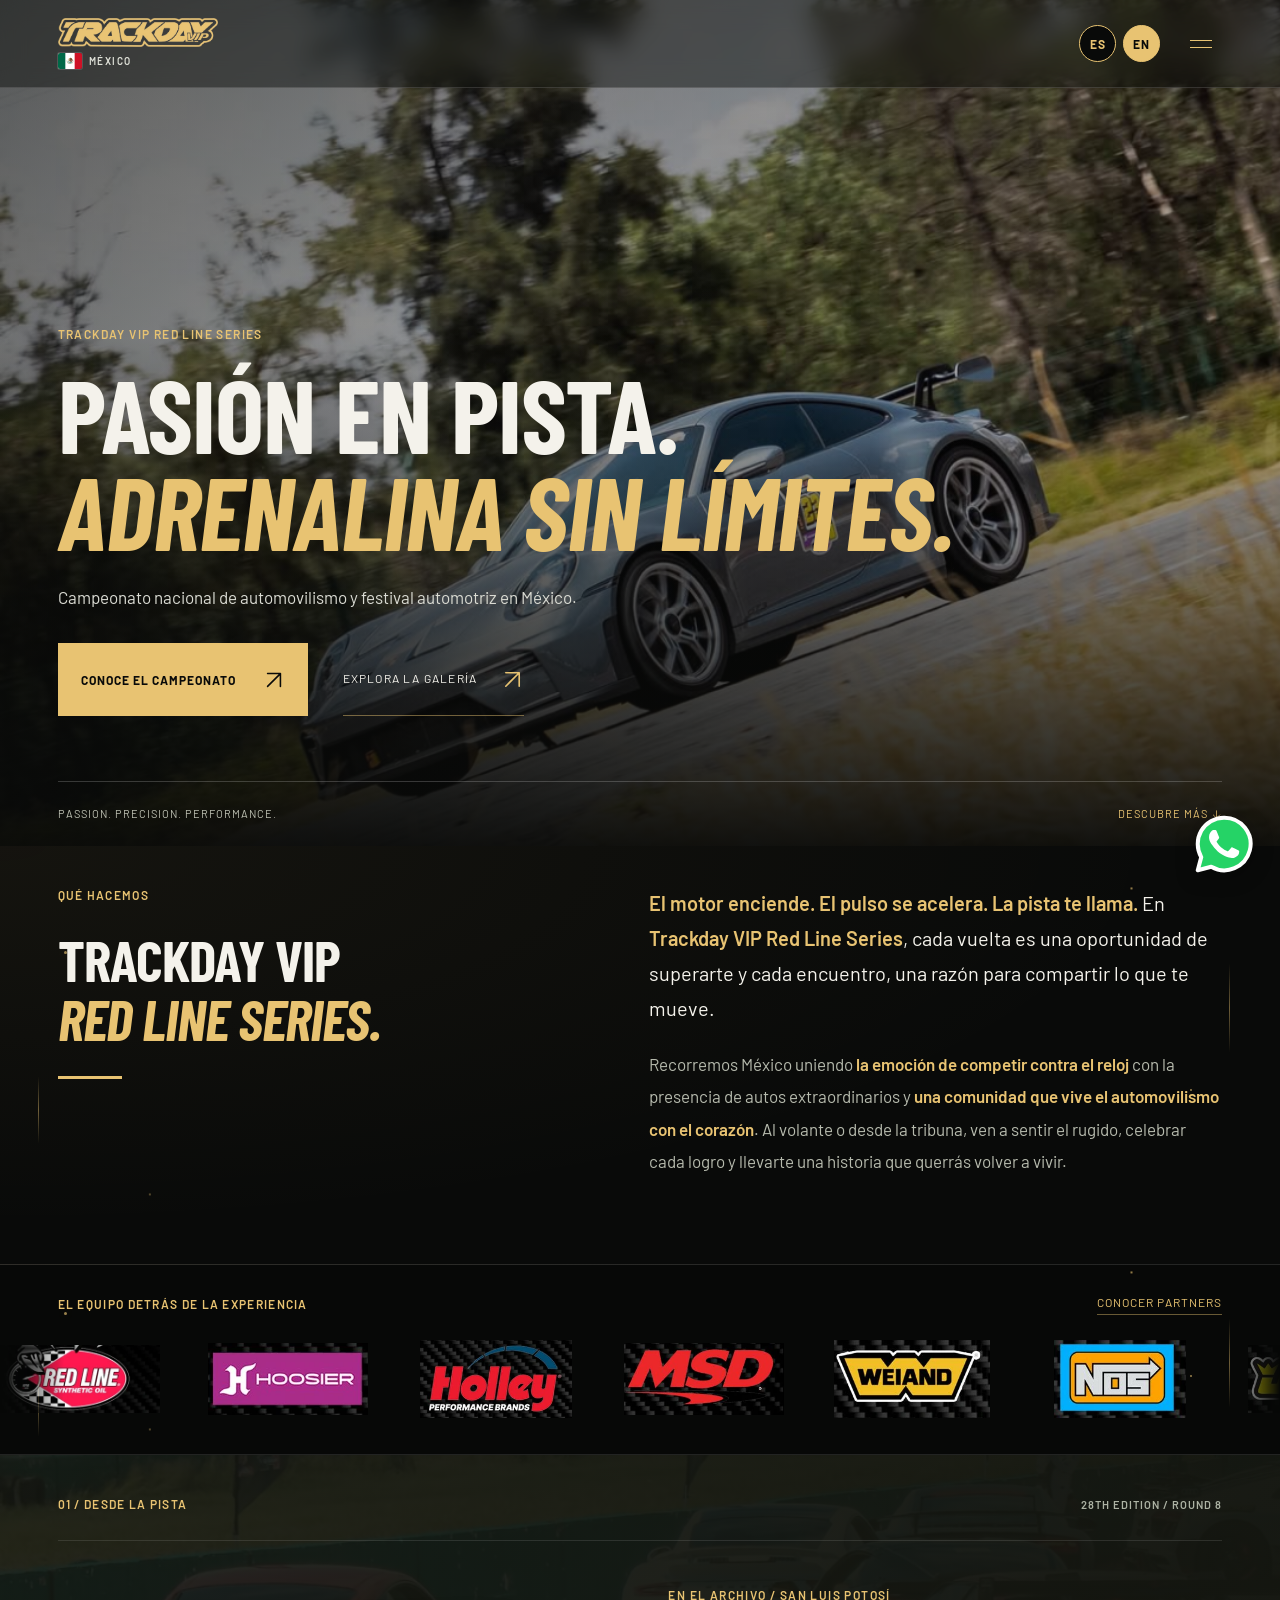
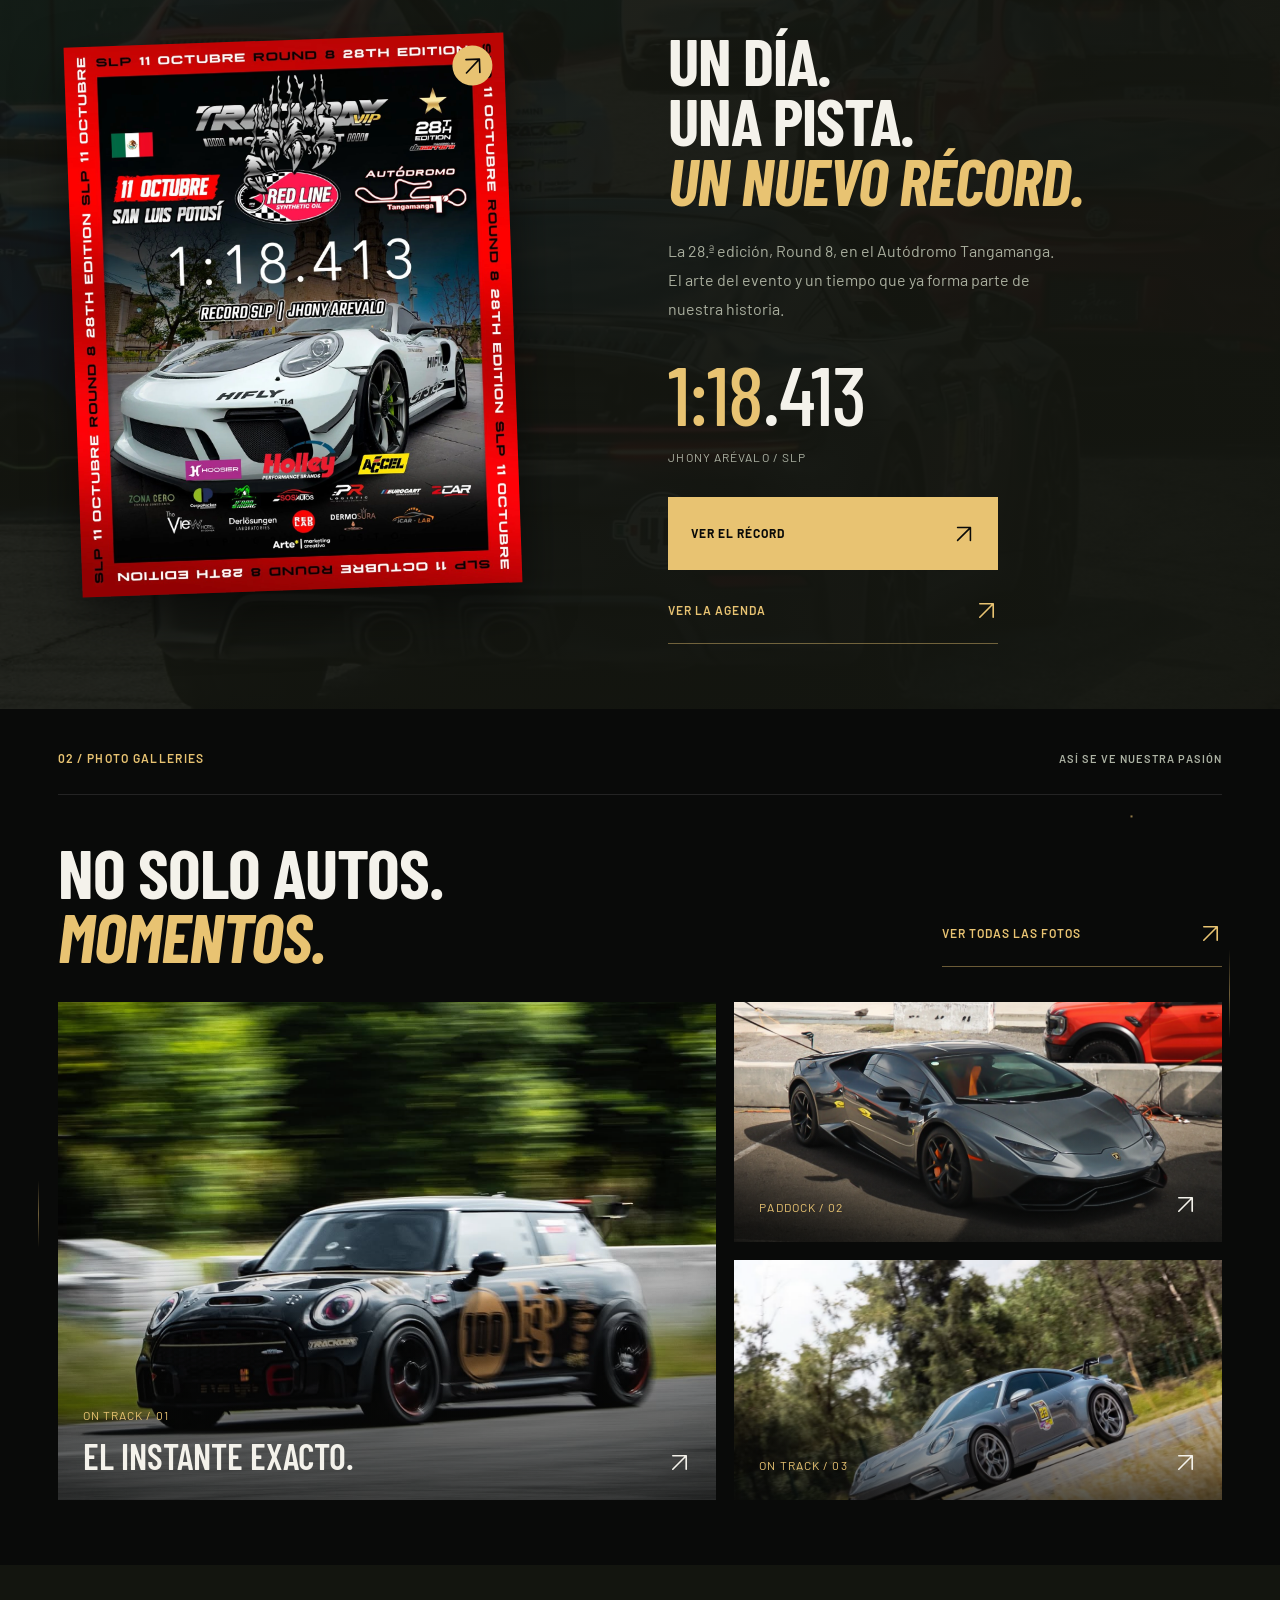
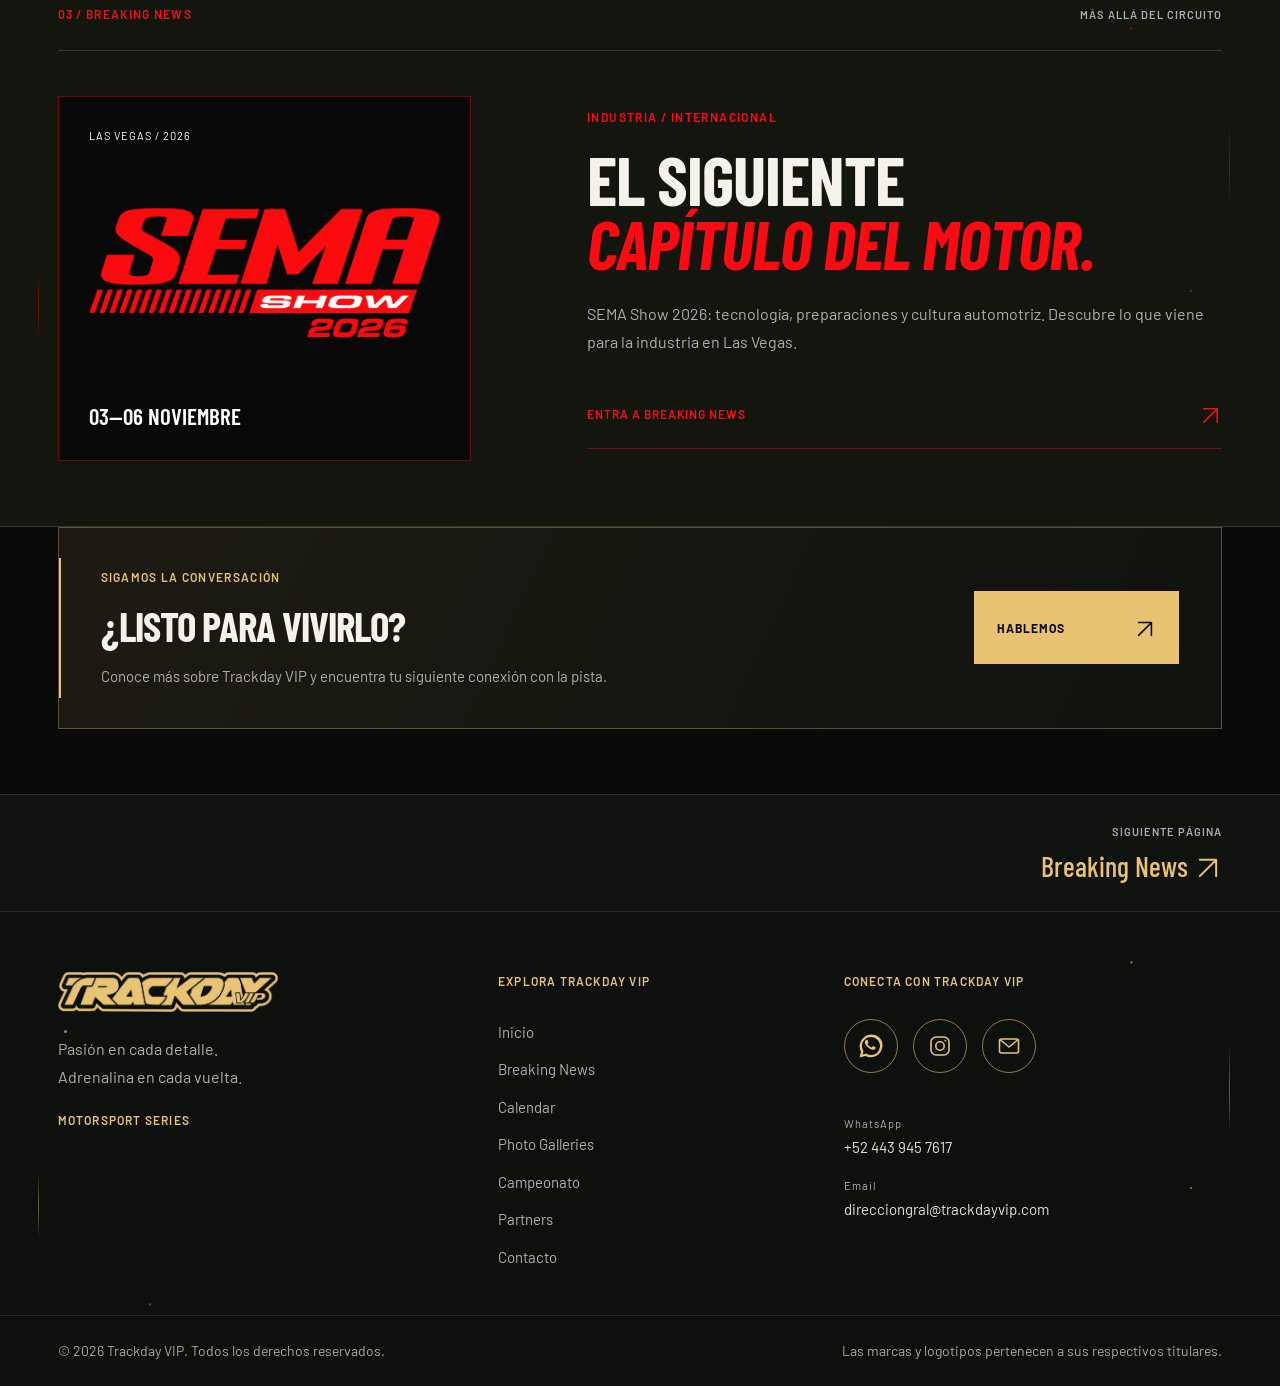
<file: index.html>
<!doctype html><html lang="es"><head><meta charset="utf-8"><meta name="viewport" content="width=device-width, initial-scale=1"><meta name="theme-color" content="#090a09"><title>Inicio | Trackday VIP</title><meta name="description" content="Inicio — Trackday VIP Motorsport Series."><link rel="icon" href="assets/logo.png"><link rel="stylesheet" href="style.css?v=6d8b97217529"></head><body data-page="home"><a class="skip" href="#content">Saltar al contenido / Skip to content</a><header class="site-header">
<a href="index.html" class="edition" aria-label="Trackday VIP — Inicio / Home"><img src="assets/logo.png" alt="Trackday VIP" width="1841" height="330"><span class="country-badge"><img src="assets/mexico.svg" alt="" width="24" height="16"><span data-t="countryLabel">MÉXICO</span></span></a>
<nav class="desktop-nav" aria-label="Principal"><a href="index.html" data-home aria-current="page" data-t="homeNav">Inicio</a><a href="news.html">Breaking News</a><a href="calendar.html">Calendar</a><a href="gallery.html">Photo Galleries</a><a href="campeonato.html" data-t="navChamp">Campeonato</a><a href="partners.html">Partners</a><a class="contact-menu-cta" href="contact.html"><span data-t="navContact">Contacto</span></a></nav>
<div class="header-controls"><div class="languages" role="group" aria-label="Idioma / Language"><button type="button" data-lang="es" aria-label="Español" aria-pressed="true">ES</button><button type="button" data-lang="en" aria-label="English" aria-pressed="false">EN</button></div><button type="button" class="menu-toggle" aria-label="Abrir menú / Open menu" aria-expanded="false" aria-controls="menu"><span></span><span></span></button></div>
</header><div id="menu" class="menu" hidden><nav aria-label="Menú móvil"><a href="index.html" data-home aria-current="page"><span>00</span><b data-t="homeNav">Inicio</b> <svg class="icon-arrow" viewBox="0 0 24 24" aria-hidden="true" focusable="false"><path d="M5 19 19 5M5 5h14v14"/></svg></a><a href="news.html"><span>01</span>Breaking News <svg class="icon-arrow" viewBox="0 0 24 24" aria-hidden="true" focusable="false"><path d="M5 19 19 5M5 5h14v14"/></svg></a><a href="calendar.html"><span>02</span>Calendar <svg class="icon-arrow" viewBox="0 0 24 24" aria-hidden="true" focusable="false"><path d="M5 19 19 5M5 5h14v14"/></svg></a><a href="gallery.html"><span>03</span>Photo Galleries <svg class="icon-arrow" viewBox="0 0 24 24" aria-hidden="true" focusable="false"><path d="M5 19 19 5M5 5h14v14"/></svg></a><a href="campeonato.html"><span>04</span><b data-t="navChamp">Campeonato</b> <svg class="icon-arrow" viewBox="0 0 24 24" aria-hidden="true" focusable="false"><path d="M5 19 19 5M5 5h14v14"/></svg></a><a href="partners.html"><span>05</span>Partners <svg class="icon-arrow" viewBox="0 0 24 24" aria-hidden="true" focusable="false"><path d="M5 19 19 5M5 5h14v14"/></svg></a><a class="contact-menu-cta" href="contact.html"><b data-t="navContact">Contacto</b><span aria-hidden="true"><svg class="icon-arrow" viewBox="0 0 24 24" aria-hidden="true" focusable="false"><path d="M5 19 19 5M5 5h14v14"/></svg></span></a></nav><p>TRACKDAY VIP / MOTORSPORT SERIES</p></div><main id="content" tabindex="-1"><section class="cinematic-hero">
<img class="cinematic-photo" src="assets/hero.webp" alt="Auto de carreras negro y naranja en pista" data-alt="heroAlt" width="1280" height="720" fetchpriority="high">
<img class="cinematic-photo hero-slide-two" src="assets/mini-track.png" alt="" aria-hidden="true" width="1080" height="1080"><img class="cinematic-photo hero-slide-three" src="assets/porsche-track.png" alt="" aria-hidden="true" width="1080" height="1080"><div class="cinematic-shade"></div><span class="hero-hairline" aria-hidden="true"></span>
<div class="cinematic-caption"><span class="label" data-t="visualKicker">TRACKDAY VIP RED LINE SERIES</span><h1 data-t="visualTitle">PASIÓN EN PISTA.<br><em>ADRENALINA SIN LÍMITES.</em></h1><p data-t="visualIntro">Campeonato nacional de automovilismo y festival automotriz en México.</p><div class="cinematic-actions"><a class="gold-button" href="campeonato.html"><span data-t="visualGallery">CONOCE EL CAMPEONATO</span><span><svg class="icon-arrow" viewBox="0 0 24 24" aria-hidden="true" focusable="false"><path d="M5 19 19 5M5 5h14v14"/></svg></span></a><a class="hero-text-link" href="gallery.html"><span data-t="visualCalendar">EXPLORA LA GALERÍA</span><span><svg class="icon-arrow" viewBox="0 0 24 24" aria-hidden="true" focusable="false"><path d="M5 19 19 5M5 5h14v14"/></svg></span></a></div></div>
<div class="cinematic-bottom"><span>PASSION. PRECISION. PERFORMANCE.</span><a href="#home-events" data-t="visualScroll">DESCUBRE MÁS <svg class="icon-arrow" viewBox="0 0 24 24" aria-hidden="true" focusable="false"><path d="M12 4v16m-7-7 7 7 7-7"/></svg></a></div>
</section>
<section class="section home-about" aria-labelledby="about-title"><div class="section-gold-background" aria-hidden="true"><i></i><i></i><i></i><i></i><i></i><i></i></div><div class="home-about-heading"><p class="section-label" data-t="aboutLabel">QUÉ HACEMOS</p><h2 id="about-title" data-t="aboutTitle">TRACKDAY VIP<br><em>RED LINE SERIES.</em></h2><span class="about-rule" aria-hidden="true"></span></div><div class="home-about-copy"><p class="about-lead" data-t="aboutLead"><strong>El motor enciende. El pulso se acelera. La pista te llama.</strong> En <strong>Trackday VIP Red Line Series</strong>, cada vuelta es una oportunidad de superarte y cada encuentro, una razón para compartir lo que te mueve.</p><p data-t="aboutBody">Recorremos México uniendo <strong>la emoción de competir contra el reloj</strong> con la presencia de autos extraordinarios y <strong>una comunidad que vive el automovilismo con el corazón</strong>. Al volante o desde la tribuna, ven a sentir el rugido, celebrar cada logro y llevarte una historia que querrás volver a vivir.</p></div></section>

<section class="partner-ribbon" aria-label="Partners"><div class="section-gold-background" aria-hidden="true"><i></i><i></i><i></i><i></i><i></i><i></i></div><div class="partner-ribbon-heading"><span class="section-label" data-t="partnersTag">EL EQUIPO DETRÁS DE LA EXPERIENCIA</span><a href="partners.html" class="partner-ribbon-link" data-t="homePartnersCta">CONOCER PARTNERS</a></div><div class="partner-marquee"><div class="partner-marquee-track"><div class="partner-marquee-group"><img src="assets/redline.webp" alt="Red Line Synthetic Oil" loading="eager" decoding="async"><img src="assets/hoosier.webp" alt="Hoosier" loading="eager" decoding="async"><img src="assets/holley.webp" alt="Holley Performance Brands" loading="eager" decoding="async"><img src="assets/msd.webp" alt="MSD" loading="eager" decoding="async"><img src="assets/weiand.webp" alt="Weiand" loading="eager" decoding="async"><img src="assets/nos.webp" alt="NOS" loading="eager" decoding="async"><img src="assets/jegs.webp" alt="JEGS" loading="eager" decoding="async"><img src="assets/bm.webp" alt="B&M" loading="eager" decoding="async"><img src="assets/simpson.webp" alt="Simpson" loading="eager" decoding="async"><img src="assets/flowmaster.webp" alt="Flowmaster" loading="eager" decoding="async"><img src="assets/hooker.webp" alt="Hooker Headers" loading="eager" decoding="async"><img src="assets/flowtech.webp" alt="Flowtech Exhaust" loading="eager" decoding="async"><img src="assets/earls.webp" alt="Earl’s Performance Plumbing" loading="eager" decoding="async"></div><div class="partner-marquee-group" aria-hidden="true"><img src="assets/redline.webp" alt="" loading="eager" decoding="async"><img src="assets/hoosier.webp" alt="" loading="eager" decoding="async"><img src="assets/holley.webp" alt="" loading="eager" decoding="async"><img src="assets/msd.webp" alt="" loading="eager" decoding="async"><img src="assets/weiand.webp" alt="" loading="eager" decoding="async"><img src="assets/nos.webp" alt="" loading="eager" decoding="async"><img src="assets/jegs.webp" alt="" loading="eager" decoding="async"><img src="assets/bm.webp" alt="" loading="eager" decoding="async"><img src="assets/simpson.webp" alt="" loading="eager" decoding="async"><img src="assets/flowmaster.webp" alt="" loading="eager" decoding="async"><img src="assets/hooker.webp" alt="" loading="eager" decoding="async"><img src="assets/flowtech.webp" alt="" loading="eager" decoding="async"><img src="assets/earls.webp" alt="" loading="eager" decoding="async"></div><div class="partner-marquee-group" aria-hidden="true"><img src="assets/redline.webp" alt="" loading="eager" decoding="async"><img src="assets/hoosier.webp" alt="" loading="eager" decoding="async"><img src="assets/holley.webp" alt="" loading="eager" decoding="async"><img src="assets/msd.webp" alt="" loading="eager" decoding="async"><img src="assets/weiand.webp" alt="" loading="eager" decoding="async"><img src="assets/nos.webp" alt="" loading="eager" decoding="async"><img src="assets/jegs.webp" alt="" loading="eager" decoding="async"><img src="assets/bm.webp" alt="" loading="eager" decoding="async"><img src="assets/simpson.webp" alt="" loading="eager" decoding="async"><img src="assets/flowmaster.webp" alt="" loading="eager" decoding="async"><img src="assets/hooker.webp" alt="" loading="eager" decoding="async"><img src="assets/flowtech.webp" alt="" loading="eager" decoding="async"><img src="assets/earls.webp" alt="" loading="eager" decoding="async"></div><div class="partner-marquee-group" aria-hidden="true"><img src="assets/redline.webp" alt="" loading="eager" decoding="async"><img src="assets/hoosier.webp" alt="" loading="eager" decoding="async"><img src="assets/holley.webp" alt="" loading="eager" decoding="async"><img src="assets/msd.webp" alt="" loading="eager" decoding="async"><img src="assets/weiand.webp" alt="" loading="eager" decoding="async"><img src="assets/nos.webp" alt="" loading="eager" decoding="async"><img src="assets/jegs.webp" alt="" loading="eager" decoding="async"><img src="assets/bm.webp" alt="" loading="eager" decoding="async"><img src="assets/simpson.webp" alt="" loading="eager" decoding="async"><img src="assets/flowmaster.webp" alt="" loading="eager" decoding="async"><img src="assets/hooker.webp" alt="" loading="eager" decoding="async"><img src="assets/flowtech.webp" alt="" loading="eager" decoding="async"><img src="assets/earls.webp" alt="" loading="eager" decoding="async"></div></div></div></section>
<section class="section event-story" id="home-events">
<div class="section-top"><span class="section-label" data-t="visualEventTag">01 / DESDE LA PISTA</span><span class="micro">28TH EDITION / ROUND 8</span></div>
<div class="event-story-layout"><a href="campeonato.html" class="event-artwork" aria-label="Ver récord SLP / View SLP record"><img src="assets/record.webp" alt="Cartel Trackday VIP: récord SLP de Jhony Arévalo, 1:18.413" data-alt="recordAlt" width="1280" height="1600" loading="lazy"><span class="poster-expand"><svg class="icon-arrow" viewBox="0 0 24 24" aria-hidden="true" focusable="false"><path d="M5 19 19 5M5 5h14v14"/></svg></span></a><div class="event-story-copy"><p class="label" data-t="visualArchive">EN EL ARCHIVO / SAN LUIS POTOSÍ</p><h2 data-t="visualEventTitle">UN DÍA.<br>UNA PISTA.<br><em>UN NUEVO RÉCORD.</em></h2><p data-t="visualEventBody">La 28.ª edición, Round 8, en el Autódromo Tangamanga. El arte del evento y un tiempo que ya forma parte de nuestra historia.</p><div class="event-lap">1:18<span>.413</span><small>JHONY ARÉVALO / SLP</small></div><div class="event-story-actions"><a class="gold-button" href="campeonato.html"><span data-t="visualRecordCta">VER EL RÉCORD</span><span><svg class="icon-arrow" viewBox="0 0 24 24" aria-hidden="true" focusable="false"><path d="M5 19 19 5M5 5h14v14"/></svg></span></a><a href="calendar.html" class="text-button"><span data-t="visualDatesCta">VER LA AGENDA</span><span><svg class="icon-arrow" viewBox="0 0 24 24" aria-hidden="true" focusable="false"><path d="M5 19 19 5M5 5h14v14"/></svg></span></a></div></div></div>
</section>
<section class="section photo-editorial"><div class="section-gold-background" aria-hidden="true"><i></i><i></i><i></i><i></i><i></i><i></i></div>
<div class="section-top"><span class="section-label">02 / PHOTO GALLERIES</span><span class="micro" data-t="visualPhotoTag">ASÍ SE VE NUESTRA PASIÓN</span></div>
<div class="photo-editorial-heading"><h2 data-t="visualPhotosTitle">NO SOLO AUTOS.<br><em>MOMENTOS.</em></h2><a class="text-button" href="gallery.html"><span data-t="visualAllPhotos">VER TODAS LAS FOTOS</span><span><svg class="icon-arrow" viewBox="0 0 24 24" aria-hidden="true" focusable="false"><path d="M5 19 19 5M5 5h14v14"/></svg></span></a></div>
<div class="photo-mosaic"><a class="mosaic-main" href="gallery.html" aria-label="Photo Galleries"><img src="assets/mini-track.png" alt="MINI en pista" data-alt="miniAlt" width="1080" height="1080" loading="lazy"><span><small>ON TRACK / 01</small><strong data-t="gallery2">EL INSTANTE EXACTO.</strong><b><svg class="icon-arrow" viewBox="0 0 24 24" aria-hidden="true" focusable="false"><path d="M5 19 19 5M5 5h14v14"/></svg></b></span></a><a href="gallery.html" aria-label="Photo Galleries"><img src="assets/lamborghini-paddock.png" alt="Lamborghini en el paddock" data-alt="lamboAlt" width="1080" height="1080" loading="lazy"><span><small>PADDOCK / 02</small><b><svg class="icon-arrow" viewBox="0 0 24 24" aria-hidden="true" focusable="false"><path d="M5 19 19 5M5 5h14v14"/></svg></b></span></a><a href="gallery.html" aria-label="Photo Galleries"><img src="assets/porsche-track.png" alt="Porsche en pista" data-alt="porscheTrackAlt" width="1080" height="1080" loading="lazy"><span><small>ON TRACK / 03</small><b><svg class="icon-arrow" viewBox="0 0 24 24" aria-hidden="true" focusable="false"><path d="M5 19 19 5M5 5h14v14"/></svg></b></span></a></div>
</section>
<section class="section editorial-news"><div class="section-gold-background" aria-hidden="true"><i></i><i></i><i></i><i></i><i></i><i></i></div><div class="section-top"><span class="section-label">03 / BREAKING NEWS</span><span class="micro" data-t="visualNewsTag">MÁS ALLÁ DEL CIRCUITO</span></div><div class="editorial-news-layout"><a class="news-date-tile" href="sema-2026.html" aria-label="SEMA Show 2026"><span>LAS VEGAS / 2026</span><img class="sema-original-logo" src="assets/sema-show-2026-logo.png" alt="SEMA Show" width="1920" height="1080" loading="lazy"><small data-t="semaDate">03—06 NOVIEMBRE</small></a><div><p class="label" data-t="industry">INDUSTRIA / INTERNACIONAL</p><h2 data-t="visualNewsTitle">EL SIGUIENTE<br><em>CAPÍTULO DEL MOTOR.</em></h2><p data-t="visualNewsBody">SEMA Show 2026: tecnología, preparaciones y cultura automotriz. Descubre lo que viene para la industria en Las Vegas.</p><a href="news.html" class="text-button"><span data-t="visualNewsCta">ENTRA A BREAKING NEWS</span><span><svg class="icon-arrow" viewBox="0 0 24 24" aria-hidden="true" focusable="false"><path d="M5 19 19 5M5 5h14v14"/></svg></span></a></div></div></section>

<aside class="contact-invitation"><div><span class="section-label" data-t="inviteLabel">SIGAMOS LA CONVERSACIÓN</span><h2 data-t="inviteTitle_home">¿LISTO PARA VIVIRLO?</h2><p data-t="inviteBody_home">Conoce más sobre Trackday VIP y encuentra tu siguiente conexión con la pista.</p></div><a class="gold-button" href="contact.html?topic=home"><span data-t="inviteCta">HABLEMOS</span><span><svg class="icon-arrow" viewBox="0 0 24 24" aria-hidden="true" focusable="false"><path d="M5 19 19 5M5 5h14v14"/></svg></span></a></aside></main><nav class="page-navigation" aria-label="Entre páginas / Between pages"><span></span><a href="news.html"><span class="micro" data-t="nextPage">SIGUIENTE PÁGINA</span><strong>Breaking News <svg class="icon-arrow" viewBox="0 0 24 24" aria-hidden="true" focusable="false"><path d="M5 19 19 5M5 5h14v14"/></svg></strong></a></nav><footer class="full-footer"><div class="section-gold-background" aria-hidden="true"><i></i><i></i><i></i><i></i><i></i><i></i></div>
<div class="footer-main"><div class="footer-brand"><a href="index.html" aria-label="Trackday VIP"><img src="assets/logo.png" alt="Trackday VIP" width="1841" height="330"></a><p data-t="footerBrand">Pasión en cada detalle.<br>Adrenalina en cada vuelta.</p><span class="micro">MOTORSPORT SERIES</span></div>
<nav class="footer-navigation" aria-label="Explorar / Explore"><h2 data-t="footerExplore">EXPLORA TRACKDAY VIP</h2><a href="index.html" data-t="homeNav">Inicio</a><a href="news.html">Breaking News</a><a href="calendar.html">Calendar</a><a href="gallery.html">Photo Galleries</a><a href="campeonato.html" data-t="navChamp">Campeonato</a><a href="partners.html">Partners</a><a href="contact.html" data-t="navContact">Contacto</a></nav>
<div class="footer-contact"><h2 data-t="footerContact">CONECTA CON TRACKDAY VIP</h2><div class="social-icons" aria-label="Redes sociales y contacto / Social media and contact">
<a class="social-icon" data-contact="whatsapp" href="https://wa.me/524439457617" target="_blank" rel="noopener noreferrer" aria-label="WhatsApp +52 443 945 7617"><svg viewBox="0 0 24 24" aria-hidden="true"><path d="M20.4 3.6A11.8 11.8 0 0 0 2 17.8L.5 23.5l5.9-1.6A11.8 11.8 0 0 0 23.5 11.4c0-3-1.1-5.7-3.1-7.8ZM12 21a9 9 0 0 1-4.6-1.3l-.3-.2-3.5.9.9-3.4-.2-.3A9 9 0 1 1 12 21Z"/><path d="M8.2 6.5c-.2-.5-.5-.5-.8-.5H7c-.3 0-.7.1-1 .5s-1.2 1.2-1.2 2.8 1.2 3.1 1.4 3.3c.1.2 2.4 3.7 5.8 5.1.8.4 1.4.5 1.9.7.8.2 1.5.2 2.1.1.6-.1 1.8-.8 2.1-1.5s.3-1.4.2-1.5c-.1-.2-.3-.3-.7-.5l-2.2-1c-.3-.1-.5-.2-.8.2l-1 1.2c-.2.2-.4.3-.7.1-.4-.2-1.5-.5-2.8-1.7-1-.9-1.7-2-1.9-2.3-.2-.3 0-.5.2-.7l.5-.6.3-.5c.1-.2 0-.4 0-.6Z" transform="translate(2 1) scale(.8)"/></svg><span>WhatsApp</span></a>
<a class="social-icon" data-contact="instagram" href="https://www.instagram.com/trackday.vip/" target="_blank" rel="noopener noreferrer" aria-label="Instagram @trackday.vip"><svg viewBox="0 0 24 24" aria-hidden="true" class="stroke-icon"><rect x="3" y="3" width="18" height="18" rx="5"/><circle cx="12" cy="12" r="4.2"/><circle cx="17.4" cy="6.7" r=".9" fill="currentColor" stroke="none"/></svg><span>Instagram</span></a>
<a class="social-icon" data-contact="email" href="mailto:direcciongral@trackdayvip.com" aria-label="Email direcciongral@trackdayvip.com"><svg viewBox="0 0 24 24" aria-hidden="true" class="stroke-icon"><rect x="2.5" y="5" width="19" height="14" rx="2"/><path d="m3.5 6 8.5 7 8.5-7"/></svg><span data-t="emailShort">Email</span></a>
</div><p class="real-contact-details"><a href="https://wa.me/524439457617" target="_blank" rel="noopener noreferrer"><span>WhatsApp</span>+52 443 945 7617</a><a href="mailto:direcciongral@trackdayvip.com"><span data-t="emailShort">Email</span>direcciongral@trackdayvip.com</a></p><p id="contact-status" role="status" aria-live="polite"></p></div></div>
<div class="footer-legal"><span><span class="copyright-symbol">©</span> <span id="year">2026</span> Trackday VIP. <span data-t="rights">Todos los derechos reservados.</span></span><span data-t="trademarkNotice">Las marcas y logotipos pertenecen a sus respectivos titulares.</span></div>
</footer>
<nav class="mobile-dock" aria-label="Accesos rápidos / Quick navigation"><a href="news.html" aria-label="Breaking News"><svg viewBox="0 0 24 24"><path d="M4 4h16v16H4zM8 8h8M8 12h8M8 16h4"/></svg><span>News</span></a><a href="calendar.html" aria-label="Calendar"><svg viewBox="0 0 24 24"><path d="M4 6h16v14H4zM8 3v6M16 3v6M4 11h16"/></svg><span>Calendar</span></a><a href="gallery.html" aria-label="Photo Galleries"><svg viewBox="0 0 24 24"><path d="M3 5h18v15H3zM3 17l6-6 4 4 3-3 5 5"/><circle cx="16" cy="9" r="1"/></svg><span>Photos</span></a><a href="campeonato.html" aria-label="Campeonato / Championship"><svg viewBox="0 0 24 24"><path d="M5 21V3l15 2-4 5 4 5-15-2"/></svg><span data-t="dockChamp">Campeonato</span></a><a href="partners.html" aria-label="Partners"><svg viewBox="0 0 24 24"><path d="M8 14l6-6M9 7l2-2a5 5 0 017 7l-2 2M15 17l-2 2a5 5 0 01-7-7l2-2"/></svg><span>Partners</span></a><a href="contact.html" aria-label="Contacto / Contact"><span data-t="navContact">Contacto</span></a></nav><dialog id="detail-dialog"><div class="dialog-toolbar"><span class="micro">TRACKDAY VIP / MOTORSPORT</span><button type="button" class="dialog-close arrow-button" aria-label="Cerrar / Close">×</button></div><div id="detail-content"></div></dialog><dialog id="photo-dialog"><div class="dialog-toolbar"><span class="micro" id="viewer-caption">PHOTO GALLERIES</span><button type="button" class="dialog-close arrow-button" aria-label="Cerrar / Close">×</button></div><img id="viewer-image" alt=""><div class="viewer-controls"><button type="button" id="viewer-prev" class="arrow-button" aria-label="Foto anterior / Previous photo"><svg class="icon-arrow" viewBox="0 0 24 24" aria-hidden="true" focusable="false"><path d="M20 12H4m7-7-7 7 7 7"/></svg></button><span class="micro" id="viewer-count"></span><button type="button" id="viewer-next" class="arrow-button" aria-label="Foto siguiente / Next photo"><svg class="icon-arrow" viewBox="0 0 24 24" aria-hidden="true" focusable="false"><path d="M4 12h16M13 5l7 7-7 7"/></svg></button></div></dialog><a class="floating-whatsapp-main" data-contact="whatsapp" href="https://wa.me/524439457617" target="_blank" rel="noopener noreferrer" aria-label="WhatsApp +52 443 945 7617"><span data-t="whatsappChat">Escríbenos por WhatsApp</span><svg class="whatsapp-vector" viewBox="0 0 24 24" aria-hidden="true" focusable="false"><path fill="#25d366" stroke="#fff" stroke-width="1.6" stroke-linejoin="round" d="M12 1.5a10.5 10.5 0 0 0-9.1 15.75L1.5 22.5l5.4-1.4A10.5 10.5 0 1 0 12 1.5Z"/><path fill="#fff" d="M17.472 14.382c-.297-.149-1.758-.867-2.03-.967-.273-.099-.471-.148-.67.15-.198.297-.767.966-.94 1.164-.173.199-.347.223-.644.075-.297-.149-1.255-.463-2.39-1.475-.883-.788-1.48-1.761-1.654-2.059-.173-.297-.018-.458.13-.606.134-.133.298-.347.446-.52.149-.174.198-.298.298-.497.099-.198.05-.372-.025-.52-.075-.15-.669-1.612-.916-2.207-.242-.579-.487-.5-.669-.51-.173-.008-.372-.01-.57-.01-.198 0-.52.074-.792.372-.272.297-1.04 1.016-1.04 2.479s1.065 2.876 1.213 3.074c.149.198 2.095 3.2 5.076 4.487.709.306 1.262.489 1.694.625.712.226 1.36.194 1.872.118.571-.085 1.758-.719 2.006-1.413.248-.694.248-1.289.173-1.413-.074-.124-.272-.198-.569-.347Z"/></svg></a><script src="site-config.js?v=8ca7f34451fa"></script><script src="content.js?v=d40fb4e74db9"></script><script src="script.js?v=1a89f07448e0"></script></body></html>
</file>
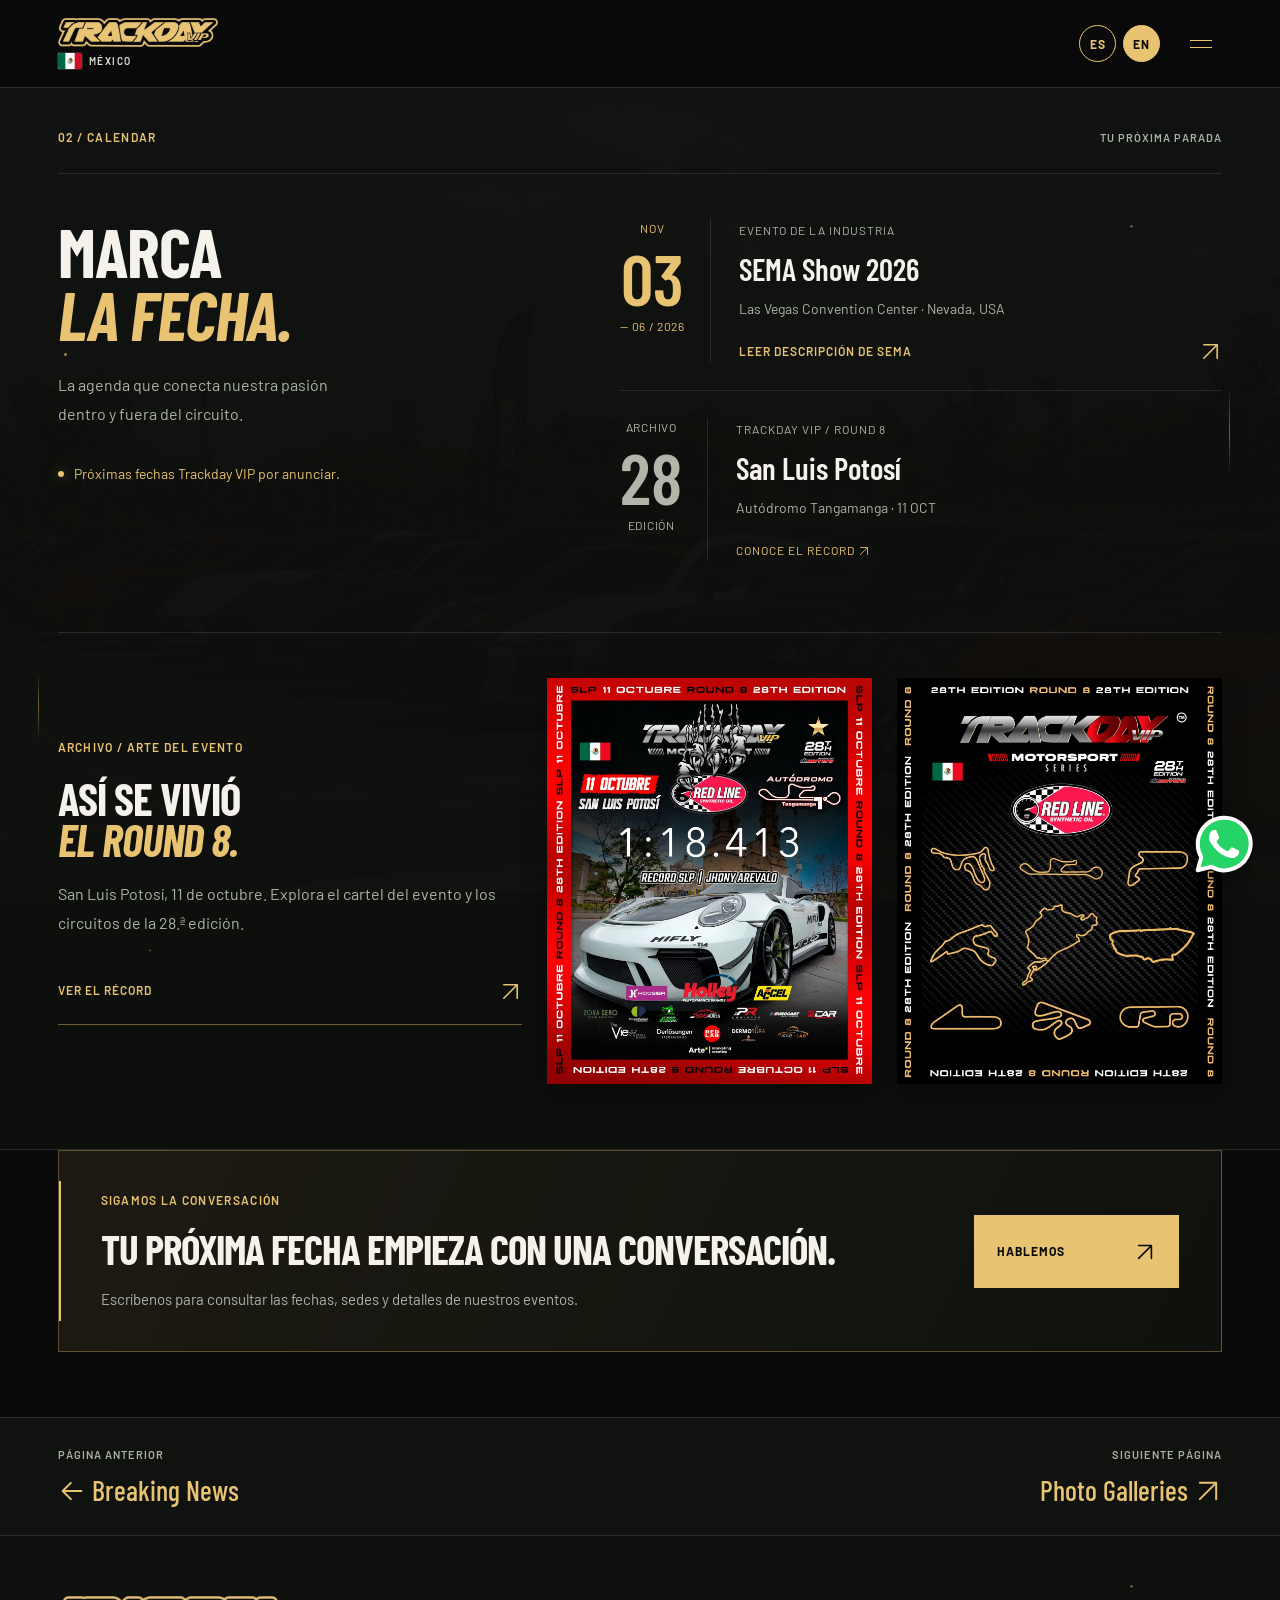
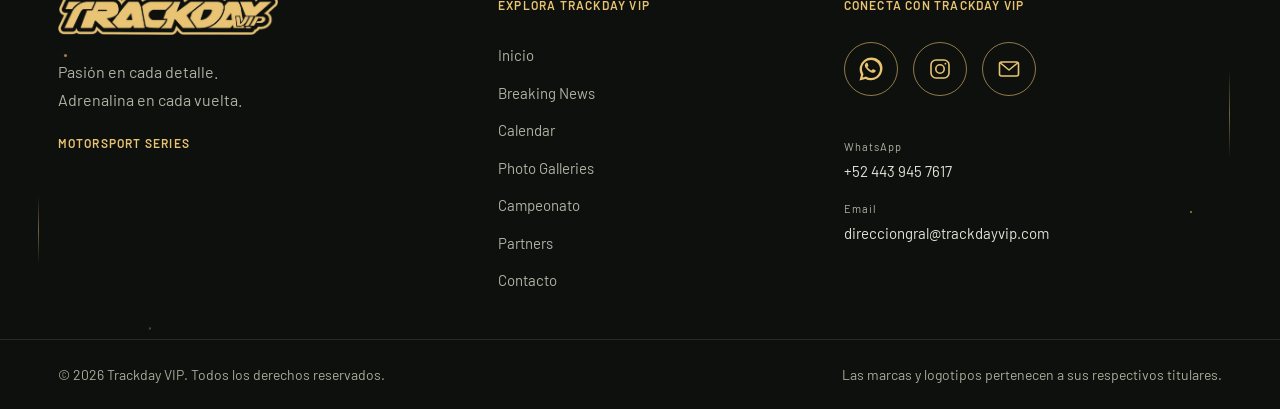
<file: calendar.html>
<!doctype html><html lang="es"><head><meta charset="utf-8"><meta name="viewport" content="width=device-width, initial-scale=1"><meta name="theme-color" content="#090a09"><title>Calendar | Trackday VIP</title><meta name="description" content="Calendar — Trackday VIP Motorsport Series."><link rel="icon" href="assets/logo.png"><link rel="stylesheet" href="style.css?v=6d8b97217529"></head><body data-page="calendar"><a class="skip" href="#content">Saltar al contenido / Skip to content</a><header class="site-header">
<a href="index.html" class="edition" aria-label="Trackday VIP — Inicio / Home"><img src="assets/logo.png" alt="Trackday VIP" width="1841" height="330"><span class="country-badge"><img src="assets/mexico.svg" alt="" width="24" height="16"><span data-t="countryLabel">MÉXICO</span></span></a>
<nav class="desktop-nav" aria-label="Principal"><a href="index.html" data-home data-t="homeNav">Inicio</a><a href="news.html">Breaking News</a><a href="calendar.html" aria-current="page">Calendar</a><a href="gallery.html">Photo Galleries</a><a href="campeonato.html" data-t="navChamp">Campeonato</a><a href="partners.html">Partners</a><a class="contact-menu-cta" href="contact.html"><span data-t="navContact">Contacto</span></a></nav>
<div class="header-controls"><div class="languages" role="group" aria-label="Idioma / Language"><button type="button" data-lang="es" aria-label="Español" aria-pressed="true">ES</button><button type="button" data-lang="en" aria-label="English" aria-pressed="false">EN</button></div><button type="button" class="menu-toggle" aria-label="Abrir menú / Open menu" aria-expanded="false" aria-controls="menu"><span></span><span></span></button></div>
</header><div id="menu" class="menu" hidden><nav aria-label="Menú móvil"><a href="index.html" data-home><span>00</span><b data-t="homeNav">Inicio</b> <svg class="icon-arrow" viewBox="0 0 24 24" aria-hidden="true" focusable="false"><path d="M5 19 19 5M5 5h14v14"/></svg></a><a href="news.html"><span>01</span>Breaking News <svg class="icon-arrow" viewBox="0 0 24 24" aria-hidden="true" focusable="false"><path d="M5 19 19 5M5 5h14v14"/></svg></a><a href="calendar.html" aria-current="page"><span>02</span>Calendar <svg class="icon-arrow" viewBox="0 0 24 24" aria-hidden="true" focusable="false"><path d="M5 19 19 5M5 5h14v14"/></svg></a><a href="gallery.html"><span>03</span>Photo Galleries <svg class="icon-arrow" viewBox="0 0 24 24" aria-hidden="true" focusable="false"><path d="M5 19 19 5M5 5h14v14"/></svg></a><a href="campeonato.html"><span>04</span><b data-t="navChamp">Campeonato</b> <svg class="icon-arrow" viewBox="0 0 24 24" aria-hidden="true" focusable="false"><path d="M5 19 19 5M5 5h14v14"/></svg></a><a href="partners.html"><span>05</span>Partners <svg class="icon-arrow" viewBox="0 0 24 24" aria-hidden="true" focusable="false"><path d="M5 19 19 5M5 5h14v14"/></svg></a><a class="contact-menu-cta" href="contact.html"><b data-t="navContact">Contacto</b><span aria-hidden="true"><svg class="icon-arrow" viewBox="0 0 24 24" aria-hidden="true" focusable="false"><path d="M5 19 19 5M5 5h14v14"/></svg></span></a></nav><p>TRACKDAY VIP / MOTORSPORT SERIES</p></div><main id="content" tabindex="-1"><section id="calendar" class="section calendar-section"><div class="section-gold-background" aria-hidden="true"><i></i><i></i><i></i><i></i><i></i><i></i></div>
<div class="section-top"><p class="section-label">02 / CALENDAR</p><span class="micro" data-t="calendarTag">TU PRÓXIMA PARADA</span></div>
<div class="calendar-layout"><div><h1 data-t="calendarTitle">MARCA<br><em>LA FECHA.</em></h1><p class="section-intro" data-t="calendarIntro">La agenda que conecta nuestra pasión dentro y fuera del circuito.</p><div class="calendar-note"><span class="live-dot"></span><span data-t="datesPending">Próximas fechas Trackday VIP por anunciar.</span></div></div>
<div class="event-list"><article class="event"><div class="date-block"><span>NOV</span><strong>03</strong><small>— 06 / 2026</small></div><div class="event-content"><span class="pill" data-t="externalEvent">EVENTO DE LA INDUSTRIA</span><h3>SEMA Show 2026</h3><p>Las Vegas Convention Center · Nevada, USA</p><a class="text-button compact" href="sema-2026.html#sema-description"><span data-t="semaDescription">LEER DESCRIPCIÓN DE SEMA</span><span><svg class="icon-arrow" viewBox="0 0 24 24" aria-hidden="true" focusable="false"><path d="M5 19 19 5M5 5h14v14"/></svg></span></a></div></article><a class="event archive-event" href="campeonato.html"><div class="date-block"><span data-t="archive">ARCHIVO</span><strong>28</strong><small data-t="edition">EDICIÓN</small></div><div class="event-content"><span class="pill" data-t="trackdayArchive">TRACKDAY VIP / ROUND 8</span><h3 data-t="slp">San Luis Potosí</h3><p>Autódromo Tangamanga · 11 OCT</p><span class="text-link" data-t="seeRecord">CONOCE EL RÉCORD <svg class="icon-arrow" viewBox="0 0 24 24" aria-hidden="true" focusable="false"><path d="M5 19 19 5M5 5h14v14"/></svg></span></div></a></div></div>
<div class="calendar-artworks"><div><p class="section-label" data-t="eventArtLabel">ARCHIVO / ARTE DEL EVENTO</p><h2 data-t="eventArtTitle">ASÍ SE VIVIÓ<br><em>EL ROUND 8.</em></h2><p data-t="eventArtBody">San Luis Potosí, 11 de octubre. Explora el cartel del evento y los circuitos de la 28.ª edición.</p><a class="text-button" href="campeonato.html"><span data-t="visualRecordCta">VER EL RÉCORD</span><span><svg class="icon-arrow" viewBox="0 0 24 24" aria-hidden="true" focusable="false"><path d="M5 19 19 5M5 5h14v14"/></svg></span></a></div><button type="button" data-open="record" class="archive-poster" aria-label="Ver cartel / View poster"><img src="assets/record.webp" alt="Trackday VIP — Round 8, San Luis Potosí" width="1280" height="1600" loading="lazy"></button><a href="gallery.html" class="archive-poster"><img src="assets/circuits.webp" alt="Trackday VIP — circuitos de la 28.ª edición" width="1280" height="1600" loading="lazy"></a></div></section><aside class="contact-invitation"><div><span class="section-label" data-t="inviteLabel">SIGAMOS LA CONVERSACIÓN</span><h2 data-t="inviteTitle_events">TU PRÓXIMA FECHA EMPIEZA CON UNA CONVERSACIÓN.</h2><p data-t="inviteBody_events">Escríbenos para consultar las fechas, sedes y detalles de nuestros eventos.</p></div><a class="gold-button" href="contact.html?topic=events"><span data-t="inviteCta">HABLEMOS</span><span><svg class="icon-arrow" viewBox="0 0 24 24" aria-hidden="true" focusable="false"><path d="M5 19 19 5M5 5h14v14"/></svg></span></a></aside></main><nav class="page-navigation" aria-label="Entre páginas / Between pages"><a href="news.html"><span class="micro" data-t="previousPage">PÁGINA ANTERIOR</span><strong><svg class="icon-arrow" viewBox="0 0 24 24" aria-hidden="true" focusable="false"><path d="M20 12H4m7-7-7 7 7 7"/></svg> Breaking News</strong></a><a href="gallery.html"><span class="micro" data-t="nextPage">SIGUIENTE PÁGINA</span><strong>Photo Galleries <svg class="icon-arrow" viewBox="0 0 24 24" aria-hidden="true" focusable="false"><path d="M5 19 19 5M5 5h14v14"/></svg></strong></a></nav><footer class="full-footer"><div class="section-gold-background" aria-hidden="true"><i></i><i></i><i></i><i></i><i></i><i></i></div>
<div class="footer-main"><div class="footer-brand"><a href="index.html" aria-label="Trackday VIP"><img src="assets/logo.png" alt="Trackday VIP" width="1841" height="330"></a><p data-t="footerBrand">Pasión en cada detalle.<br>Adrenalina en cada vuelta.</p><span class="micro">MOTORSPORT SERIES</span></div>
<nav class="footer-navigation" aria-label="Explorar / Explore"><h2 data-t="footerExplore">EXPLORA TRACKDAY VIP</h2><a href="index.html" data-t="homeNav">Inicio</a><a href="news.html">Breaking News</a><a href="calendar.html">Calendar</a><a href="gallery.html">Photo Galleries</a><a href="campeonato.html" data-t="navChamp">Campeonato</a><a href="partners.html">Partners</a><a href="contact.html" data-t="navContact">Contacto</a></nav>
<div class="footer-contact"><h2 data-t="footerContact">CONECTA CON TRACKDAY VIP</h2><div class="social-icons" aria-label="Redes sociales y contacto / Social media and contact">
<a class="social-icon" data-contact="whatsapp" href="https://wa.me/524439457617" target="_blank" rel="noopener noreferrer" aria-label="WhatsApp +52 443 945 7617"><svg viewBox="0 0 24 24" aria-hidden="true"><path d="M20.4 3.6A11.8 11.8 0 0 0 2 17.8L.5 23.5l5.9-1.6A11.8 11.8 0 0 0 23.5 11.4c0-3-1.1-5.7-3.1-7.8ZM12 21a9 9 0 0 1-4.6-1.3l-.3-.2-3.5.9.9-3.4-.2-.3A9 9 0 1 1 12 21Z"/><path d="M8.2 6.5c-.2-.5-.5-.5-.8-.5H7c-.3 0-.7.1-1 .5s-1.2 1.2-1.2 2.8 1.2 3.1 1.4 3.3c.1.2 2.4 3.7 5.8 5.1.8.4 1.4.5 1.9.7.8.2 1.5.2 2.1.1.6-.1 1.8-.8 2.1-1.5s.3-1.4.2-1.5c-.1-.2-.3-.3-.7-.5l-2.2-1c-.3-.1-.5-.2-.8.2l-1 1.2c-.2.2-.4.3-.7.1-.4-.2-1.5-.5-2.8-1.7-1-.9-1.7-2-1.9-2.3-.2-.3 0-.5.2-.7l.5-.6.3-.5c.1-.2 0-.4 0-.6Z" transform="translate(2 1) scale(.8)"/></svg><span>WhatsApp</span></a>
<a class="social-icon" data-contact="instagram" href="https://www.instagram.com/trackday.vip/" target="_blank" rel="noopener noreferrer" aria-label="Instagram @trackday.vip"><svg viewBox="0 0 24 24" aria-hidden="true" class="stroke-icon"><rect x="3" y="3" width="18" height="18" rx="5"/><circle cx="12" cy="12" r="4.2"/><circle cx="17.4" cy="6.7" r=".9" fill="currentColor" stroke="none"/></svg><span>Instagram</span></a>
<a class="social-icon" data-contact="email" href="mailto:direcciongral@trackdayvip.com" aria-label="Email direcciongral@trackdayvip.com"><svg viewBox="0 0 24 24" aria-hidden="true" class="stroke-icon"><rect x="2.5" y="5" width="19" height="14" rx="2"/><path d="m3.5 6 8.5 7 8.5-7"/></svg><span data-t="emailShort">Email</span></a>
</div><p class="real-contact-details"><a href="https://wa.me/524439457617" target="_blank" rel="noopener noreferrer"><span>WhatsApp</span>+52 443 945 7617</a><a href="mailto:direcciongral@trackdayvip.com"><span data-t="emailShort">Email</span>direcciongral@trackdayvip.com</a></p><p id="contact-status" role="status" aria-live="polite"></p></div></div>
<div class="footer-legal"><span><span class="copyright-symbol">©</span> <span id="year">2026</span> Trackday VIP. <span data-t="rights">Todos los derechos reservados.</span></span><span data-t="trademarkNotice">Las marcas y logotipos pertenecen a sus respectivos titulares.</span></div>
</footer>
<nav class="mobile-dock" aria-label="Accesos rápidos / Quick navigation"><a href="news.html" aria-label="Breaking News"><svg viewBox="0 0 24 24"><path d="M4 4h16v16H4zM8 8h8M8 12h8M8 16h4"/></svg><span>News</span></a><a href="calendar.html" aria-current="page" aria-label="Calendar"><svg viewBox="0 0 24 24"><path d="M4 6h16v14H4zM8 3v6M16 3v6M4 11h16"/></svg><span>Calendar</span></a><a href="gallery.html" aria-label="Photo Galleries"><svg viewBox="0 0 24 24"><path d="M3 5h18v15H3zM3 17l6-6 4 4 3-3 5 5"/><circle cx="16" cy="9" r="1"/></svg><span>Photos</span></a><a href="campeonato.html" aria-label="Campeonato / Championship"><svg viewBox="0 0 24 24"><path d="M5 21V3l15 2-4 5 4 5-15-2"/></svg><span data-t="dockChamp">Campeonato</span></a><a href="partners.html" aria-label="Partners"><svg viewBox="0 0 24 24"><path d="M8 14l6-6M9 7l2-2a5 5 0 017 7l-2 2M15 17l-2 2a5 5 0 01-7-7l2-2"/></svg><span>Partners</span></a><a href="contact.html" aria-label="Contacto / Contact"><span data-t="navContact">Contacto</span></a></nav><dialog id="detail-dialog"><div class="dialog-toolbar"><span class="micro">TRACKDAY VIP / MOTORSPORT</span><button type="button" class="dialog-close arrow-button" aria-label="Cerrar / Close">×</button></div><div id="detail-content"></div></dialog><dialog id="photo-dialog"><div class="dialog-toolbar"><span class="micro" id="viewer-caption">PHOTO GALLERIES</span><button type="button" class="dialog-close arrow-button" aria-label="Cerrar / Close">×</button></div><img id="viewer-image" alt=""><div class="viewer-controls"><button type="button" id="viewer-prev" class="arrow-button" aria-label="Foto anterior / Previous photo"><svg class="icon-arrow" viewBox="0 0 24 24" aria-hidden="true" focusable="false"><path d="M20 12H4m7-7-7 7 7 7"/></svg></button><span class="micro" id="viewer-count"></span><button type="button" id="viewer-next" class="arrow-button" aria-label="Foto siguiente / Next photo"><svg class="icon-arrow" viewBox="0 0 24 24" aria-hidden="true" focusable="false"><path d="M4 12h16M13 5l7 7-7 7"/></svg></button></div></dialog><a class="floating-whatsapp-main" data-contact="whatsapp" href="https://wa.me/524439457617" target="_blank" rel="noopener noreferrer" aria-label="WhatsApp +52 443 945 7617"><span data-t="whatsappChat">Escríbenos por WhatsApp</span><svg class="whatsapp-vector" viewBox="0 0 24 24" aria-hidden="true" focusable="false"><path fill="#25d366" stroke="#fff" stroke-width="1.6" stroke-linejoin="round" d="M12 1.5a10.5 10.5 0 0 0-9.1 15.75L1.5 22.5l5.4-1.4A10.5 10.5 0 1 0 12 1.5Z"/><path fill="#fff" d="M17.472 14.382c-.297-.149-1.758-.867-2.03-.967-.273-.099-.471-.148-.67.15-.198.297-.767.966-.94 1.164-.173.199-.347.223-.644.075-.297-.149-1.255-.463-2.39-1.475-.883-.788-1.48-1.761-1.654-2.059-.173-.297-.018-.458.13-.606.134-.133.298-.347.446-.52.149-.174.198-.298.298-.497.099-.198.05-.372-.025-.52-.075-.15-.669-1.612-.916-2.207-.242-.579-.487-.5-.669-.51-.173-.008-.372-.01-.57-.01-.198 0-.52.074-.792.372-.272.297-1.04 1.016-1.04 2.479s1.065 2.876 1.213 3.074c.149.198 2.095 3.2 5.076 4.487.709.306 1.262.489 1.694.625.712.226 1.36.194 1.872.118.571-.085 1.758-.719 2.006-1.413.248-.694.248-1.289.173-1.413-.074-.124-.272-.198-.569-.347Z"/></svg></a><script src="site-config.js?v=8ca7f34451fa"></script><script src="content.js?v=d40fb4e74db9"></script><script src="script.js?v=1a89f07448e0"></script></body></html>
</file>
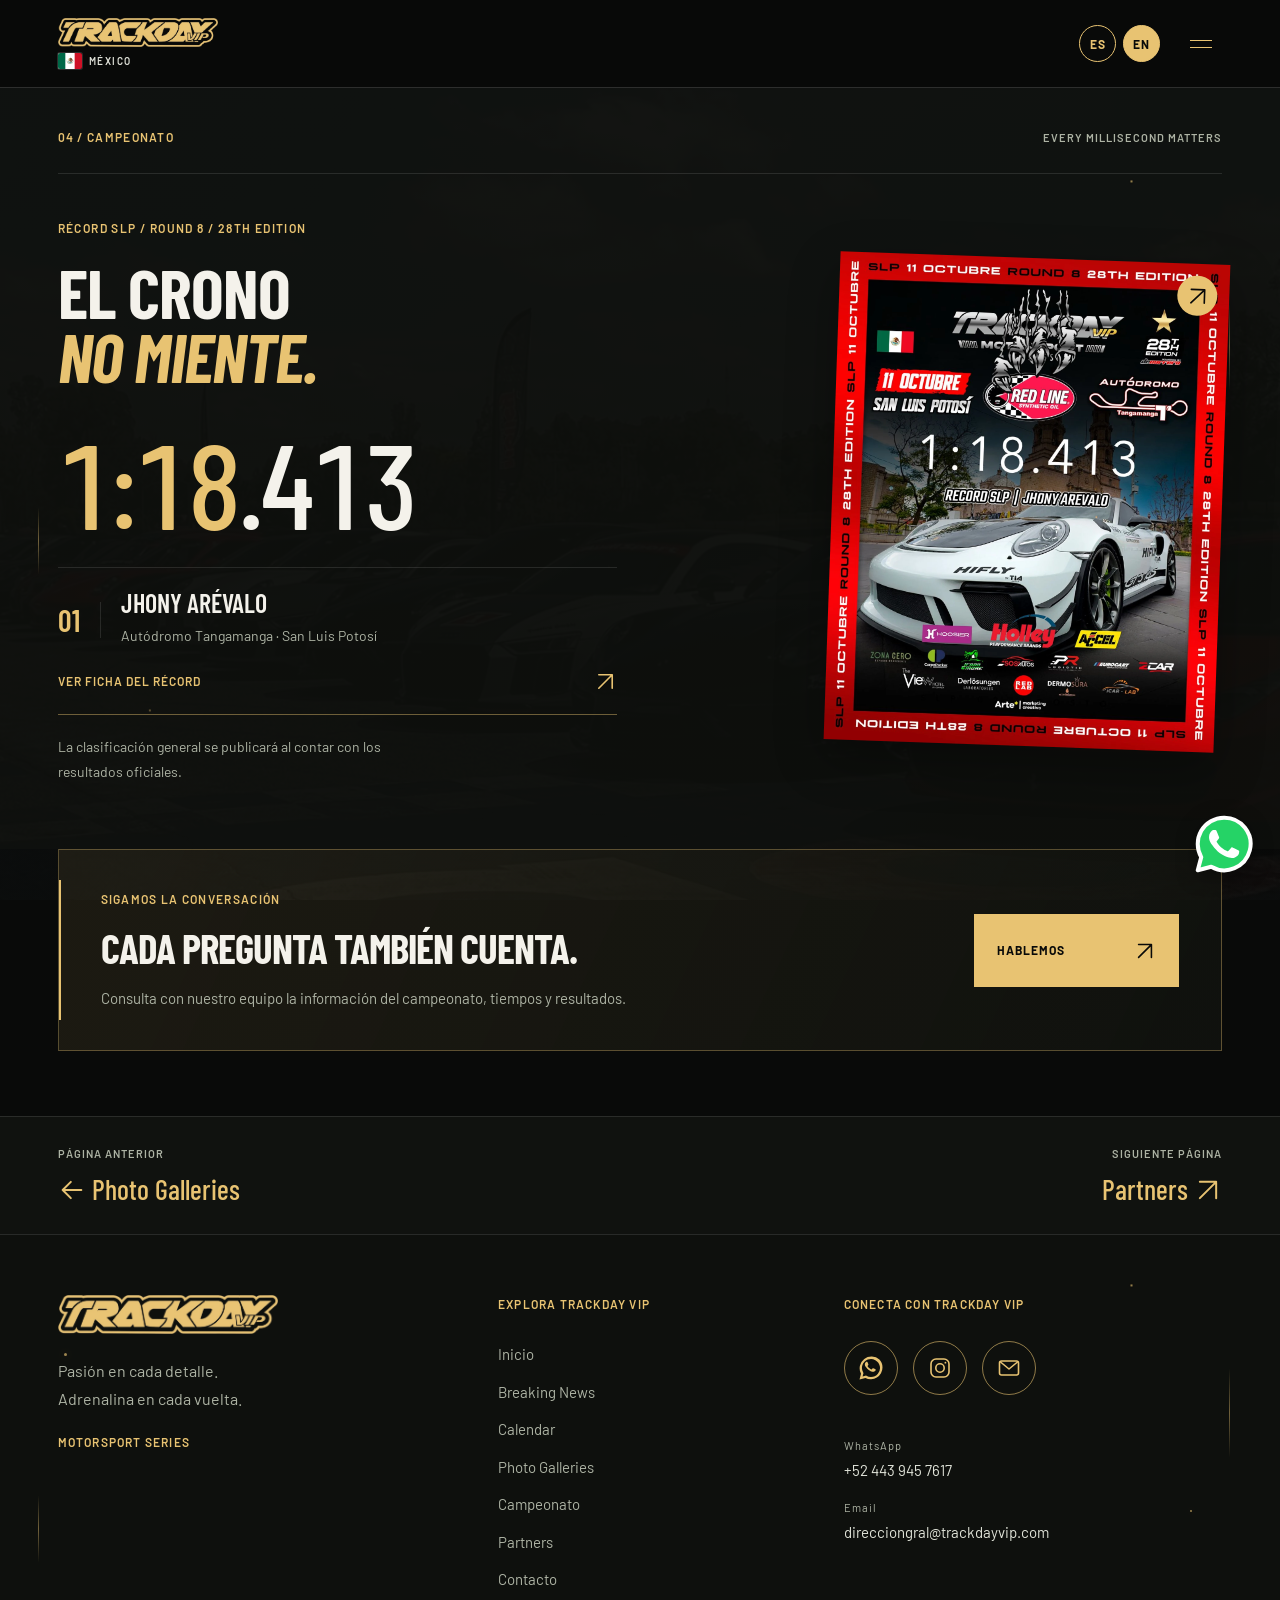
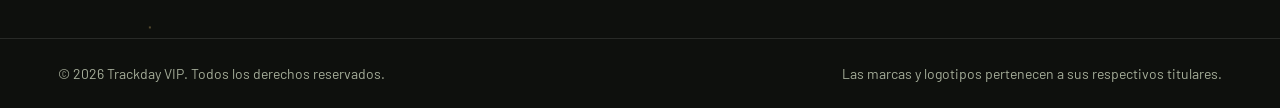
<file: campeonato.html>
<!doctype html><html lang="es"><head><meta charset="utf-8"><meta name="viewport" content="width=device-width, initial-scale=1"><meta name="theme-color" content="#090a09"><title>Campeonato | Trackday VIP</title><meta name="description" content="Campeonato — Trackday VIP Motorsport Series."><link rel="icon" href="assets/logo.png"><link rel="stylesheet" href="style.css?v=6d8b97217529"></head><body data-page="championship"><a class="skip" href="#content">Saltar al contenido / Skip to content</a><header class="site-header">
<a href="index.html" class="edition" aria-label="Trackday VIP — Inicio / Home"><img src="assets/logo.png" alt="Trackday VIP" width="1841" height="330"><span class="country-badge"><img src="assets/mexico.svg" alt="" width="24" height="16"><span data-t="countryLabel">MÉXICO</span></span></a>
<nav class="desktop-nav" aria-label="Principal"><a href="index.html" data-home data-t="homeNav">Inicio</a><a href="news.html">Breaking News</a><a href="calendar.html">Calendar</a><a href="gallery.html">Photo Galleries</a><a href="campeonato.html" aria-current="page" data-t="navChamp">Campeonato</a><a href="partners.html">Partners</a><a class="contact-menu-cta" href="contact.html"><span data-t="navContact">Contacto</span></a></nav>
<div class="header-controls"><div class="languages" role="group" aria-label="Idioma / Language"><button type="button" data-lang="es" aria-label="Español" aria-pressed="true">ES</button><button type="button" data-lang="en" aria-label="English" aria-pressed="false">EN</button></div><button type="button" class="menu-toggle" aria-label="Abrir menú / Open menu" aria-expanded="false" aria-controls="menu"><span></span><span></span></button></div>
</header><div id="menu" class="menu" hidden><nav aria-label="Menú móvil"><a href="index.html" data-home><span>00</span><b data-t="homeNav">Inicio</b> <svg class="icon-arrow" viewBox="0 0 24 24" aria-hidden="true" focusable="false"><path d="M5 19 19 5M5 5h14v14"/></svg></a><a href="news.html"><span>01</span>Breaking News <svg class="icon-arrow" viewBox="0 0 24 24" aria-hidden="true" focusable="false"><path d="M5 19 19 5M5 5h14v14"/></svg></a><a href="calendar.html"><span>02</span>Calendar <svg class="icon-arrow" viewBox="0 0 24 24" aria-hidden="true" focusable="false"><path d="M5 19 19 5M5 5h14v14"/></svg></a><a href="gallery.html"><span>03</span>Photo Galleries <svg class="icon-arrow" viewBox="0 0 24 24" aria-hidden="true" focusable="false"><path d="M5 19 19 5M5 5h14v14"/></svg></a><a href="campeonato.html" aria-current="page"><span>04</span><b data-t="navChamp">Campeonato</b> <svg class="icon-arrow" viewBox="0 0 24 24" aria-hidden="true" focusable="false"><path d="M5 19 19 5M5 5h14v14"/></svg></a><a href="partners.html"><span>05</span>Partners <svg class="icon-arrow" viewBox="0 0 24 24" aria-hidden="true" focusable="false"><path d="M5 19 19 5M5 5h14v14"/></svg></a><a class="contact-menu-cta" href="contact.html"><b data-t="navContact">Contacto</b><span aria-hidden="true"><svg class="icon-arrow" viewBox="0 0 24 24" aria-hidden="true" focusable="false"><path d="M5 19 19 5M5 5h14v14"/></svg></span></a></nav><p>TRACKDAY VIP / MOTORSPORT SERIES</p></div><main id="content" tabindex="-1"><section id="championship" class="section championship-section"><div class="section-gold-background" aria-hidden="true"><i></i><i></i><i></i><i></i><i></i><i></i></div>
<div class="section-top"><p class="section-label" data-t="champLabel">04 / CAMPEONATO</p><span class="micro">EVERY MILLISECOND MATTERS</span></div>
<div class="champ-layout"><div class="champ-copy"><p class="label" data-t="recordLabel">RÉCORD SLP / ROUND 8 / 28TH EDITION</p><h1 data-t="champTitle">EL CRONO<br><em>NO MIENTE.</em></h1><div class="lap-time">1:18<span>.413</span></div><div class="driver"><span class="driver-number">01</span><div><h3>JHONY ARÉVALO</h3><p data-t="driverCircuit">Autódromo Tangamanga · San Luis Potosí</p></div></div><button class="text-button" type="button" data-open="record"><span data-t="recordCard">VER FICHA DEL RÉCORD</span><span><svg class="icon-arrow" viewBox="0 0 24 24" aria-hidden="true" focusable="false"><path d="M5 19 19 5M5 5h14v14"/></svg></span></button><p class="standings-note" data-t="standings">La clasificación general se publicará al contar con los resultados oficiales.</p></div><button class="champ-visual" type="button" data-open="record" aria-label="Ampliar cartel del récord / Enlarge record poster"><img src="assets/record.webp" alt="Cartel Trackday VIP: récord SLP de Jhony Arévalo, 1:18.413" data-alt="recordAlt" width="1280" height="1600" loading="lazy"><span class="poster-expand"><svg class="icon-arrow" viewBox="0 0 24 24" aria-hidden="true" focusable="false"><path d="M5 19 19 5M5 5h14v14"/></svg></span></button></div>
</section><aside class="contact-invitation"><div><span class="section-label" data-t="inviteLabel">SIGAMOS LA CONVERSACIÓN</span><h2 data-t="inviteTitle_results">CADA PREGUNTA TAMBIÉN CUENTA.</h2><p data-t="inviteBody_results">Consulta con nuestro equipo la información del campeonato, tiempos y resultados.</p></div><a class="gold-button" href="contact.html?topic=results"><span data-t="inviteCta">HABLEMOS</span><span><svg class="icon-arrow" viewBox="0 0 24 24" aria-hidden="true" focusable="false"><path d="M5 19 19 5M5 5h14v14"/></svg></span></a></aside></main><nav class="page-navigation" aria-label="Entre páginas / Between pages"><a href="gallery.html"><span class="micro" data-t="previousPage">PÁGINA ANTERIOR</span><strong><svg class="icon-arrow" viewBox="0 0 24 24" aria-hidden="true" focusable="false"><path d="M20 12H4m7-7-7 7 7 7"/></svg> Photo Galleries</strong></a><a href="partners.html"><span class="micro" data-t="nextPage">SIGUIENTE PÁGINA</span><strong>Partners <svg class="icon-arrow" viewBox="0 0 24 24" aria-hidden="true" focusable="false"><path d="M5 19 19 5M5 5h14v14"/></svg></strong></a></nav><footer class="full-footer"><div class="section-gold-background" aria-hidden="true"><i></i><i></i><i></i><i></i><i></i><i></i></div>
<div class="footer-main"><div class="footer-brand"><a href="index.html" aria-label="Trackday VIP"><img src="assets/logo.png" alt="Trackday VIP" width="1841" height="330"></a><p data-t="footerBrand">Pasión en cada detalle.<br>Adrenalina en cada vuelta.</p><span class="micro">MOTORSPORT SERIES</span></div>
<nav class="footer-navigation" aria-label="Explorar / Explore"><h2 data-t="footerExplore">EXPLORA TRACKDAY VIP</h2><a href="index.html" data-t="homeNav">Inicio</a><a href="news.html">Breaking News</a><a href="calendar.html">Calendar</a><a href="gallery.html">Photo Galleries</a><a href="campeonato.html" data-t="navChamp">Campeonato</a><a href="partners.html">Partners</a><a href="contact.html" data-t="navContact">Contacto</a></nav>
<div class="footer-contact"><h2 data-t="footerContact">CONECTA CON TRACKDAY VIP</h2><div class="social-icons" aria-label="Redes sociales y contacto / Social media and contact">
<a class="social-icon" data-contact="whatsapp" href="https://wa.me/524439457617" target="_blank" rel="noopener noreferrer" aria-label="WhatsApp +52 443 945 7617"><svg viewBox="0 0 24 24" aria-hidden="true"><path d="M20.4 3.6A11.8 11.8 0 0 0 2 17.8L.5 23.5l5.9-1.6A11.8 11.8 0 0 0 23.5 11.4c0-3-1.1-5.7-3.1-7.8ZM12 21a9 9 0 0 1-4.6-1.3l-.3-.2-3.5.9.9-3.4-.2-.3A9 9 0 1 1 12 21Z"/><path d="M8.2 6.5c-.2-.5-.5-.5-.8-.5H7c-.3 0-.7.1-1 .5s-1.2 1.2-1.2 2.8 1.2 3.1 1.4 3.3c.1.2 2.4 3.7 5.8 5.1.8.4 1.4.5 1.9.7.8.2 1.5.2 2.1.1.6-.1 1.8-.8 2.1-1.5s.3-1.4.2-1.5c-.1-.2-.3-.3-.7-.5l-2.2-1c-.3-.1-.5-.2-.8.2l-1 1.2c-.2.2-.4.3-.7.1-.4-.2-1.5-.5-2.8-1.7-1-.9-1.7-2-1.9-2.3-.2-.3 0-.5.2-.7l.5-.6.3-.5c.1-.2 0-.4 0-.6Z" transform="translate(2 1) scale(.8)"/></svg><span>WhatsApp</span></a>
<a class="social-icon" data-contact="instagram" href="https://www.instagram.com/trackday.vip/" target="_blank" rel="noopener noreferrer" aria-label="Instagram @trackday.vip"><svg viewBox="0 0 24 24" aria-hidden="true" class="stroke-icon"><rect x="3" y="3" width="18" height="18" rx="5"/><circle cx="12" cy="12" r="4.2"/><circle cx="17.4" cy="6.7" r=".9" fill="currentColor" stroke="none"/></svg><span>Instagram</span></a>
<a class="social-icon" data-contact="email" href="mailto:direcciongral@trackdayvip.com" aria-label="Email direcciongral@trackdayvip.com"><svg viewBox="0 0 24 24" aria-hidden="true" class="stroke-icon"><rect x="2.5" y="5" width="19" height="14" rx="2"/><path d="m3.5 6 8.5 7 8.5-7"/></svg><span data-t="emailShort">Email</span></a>
</div><p class="real-contact-details"><a href="https://wa.me/524439457617" target="_blank" rel="noopener noreferrer"><span>WhatsApp</span>+52 443 945 7617</a><a href="mailto:direcciongral@trackdayvip.com"><span data-t="emailShort">Email</span>direcciongral@trackdayvip.com</a></p><p id="contact-status" role="status" aria-live="polite"></p></div></div>
<div class="footer-legal"><span><span class="copyright-symbol">©</span> <span id="year">2026</span> Trackday VIP. <span data-t="rights">Todos los derechos reservados.</span></span><span data-t="trademarkNotice">Las marcas y logotipos pertenecen a sus respectivos titulares.</span></div>
</footer>
<nav class="mobile-dock" aria-label="Accesos rápidos / Quick navigation"><a href="news.html" aria-label="Breaking News"><svg viewBox="0 0 24 24"><path d="M4 4h16v16H4zM8 8h8M8 12h8M8 16h4"/></svg><span>News</span></a><a href="calendar.html" aria-label="Calendar"><svg viewBox="0 0 24 24"><path d="M4 6h16v14H4zM8 3v6M16 3v6M4 11h16"/></svg><span>Calendar</span></a><a href="gallery.html" aria-label="Photo Galleries"><svg viewBox="0 0 24 24"><path d="M3 5h18v15H3zM3 17l6-6 4 4 3-3 5 5"/><circle cx="16" cy="9" r="1"/></svg><span>Photos</span></a><a href="campeonato.html" aria-current="page" aria-label="Campeonato / Championship"><svg viewBox="0 0 24 24"><path d="M5 21V3l15 2-4 5 4 5-15-2"/></svg><span data-t="dockChamp">Campeonato</span></a><a href="partners.html" aria-label="Partners"><svg viewBox="0 0 24 24"><path d="M8 14l6-6M9 7l2-2a5 5 0 017 7l-2 2M15 17l-2 2a5 5 0 01-7-7l2-2"/></svg><span>Partners</span></a><a href="contact.html" aria-label="Contacto / Contact"><span data-t="navContact">Contacto</span></a></nav><dialog id="detail-dialog"><div class="dialog-toolbar"><span class="micro">TRACKDAY VIP / MOTORSPORT</span><button type="button" class="dialog-close arrow-button" aria-label="Cerrar / Close">×</button></div><div id="detail-content"></div></dialog><dialog id="photo-dialog"><div class="dialog-toolbar"><span class="micro" id="viewer-caption">PHOTO GALLERIES</span><button type="button" class="dialog-close arrow-button" aria-label="Cerrar / Close">×</button></div><img id="viewer-image" alt=""><div class="viewer-controls"><button type="button" id="viewer-prev" class="arrow-button" aria-label="Foto anterior / Previous photo"><svg class="icon-arrow" viewBox="0 0 24 24" aria-hidden="true" focusable="false"><path d="M20 12H4m7-7-7 7 7 7"/></svg></button><span class="micro" id="viewer-count"></span><button type="button" id="viewer-next" class="arrow-button" aria-label="Foto siguiente / Next photo"><svg class="icon-arrow" viewBox="0 0 24 24" aria-hidden="true" focusable="false"><path d="M4 12h16M13 5l7 7-7 7"/></svg></button></div></dialog><a class="floating-whatsapp-main" data-contact="whatsapp" href="https://wa.me/524439457617" target="_blank" rel="noopener noreferrer" aria-label="WhatsApp +52 443 945 7617"><span data-t="whatsappChat">Escríbenos por WhatsApp</span><svg class="whatsapp-vector" viewBox="0 0 24 24" aria-hidden="true" focusable="false"><path fill="#25d366" stroke="#fff" stroke-width="1.6" stroke-linejoin="round" d="M12 1.5a10.5 10.5 0 0 0-9.1 15.75L1.5 22.5l5.4-1.4A10.5 10.5 0 1 0 12 1.5Z"/><path fill="#fff" d="M17.472 14.382c-.297-.149-1.758-.867-2.03-.967-.273-.099-.471-.148-.67.15-.198.297-.767.966-.94 1.164-.173.199-.347.223-.644.075-.297-.149-1.255-.463-2.39-1.475-.883-.788-1.48-1.761-1.654-2.059-.173-.297-.018-.458.13-.606.134-.133.298-.347.446-.52.149-.174.198-.298.298-.497.099-.198.05-.372-.025-.52-.075-.15-.669-1.612-.916-2.207-.242-.579-.487-.5-.669-.51-.173-.008-.372-.01-.57-.01-.198 0-.52.074-.792.372-.272.297-1.04 1.016-1.04 2.479s1.065 2.876 1.213 3.074c.149.198 2.095 3.2 5.076 4.487.709.306 1.262.489 1.694.625.712.226 1.36.194 1.872.118.571-.085 1.758-.719 2.006-1.413.248-.694.248-1.289.173-1.413-.074-.124-.272-.198-.569-.347Z"/></svg></a><script src="site-config.js?v=8ca7f34451fa"></script><script src="content.js?v=d40fb4e74db9"></script><script src="script.js?v=1a89f07448e0"></script></body></html>
</file>
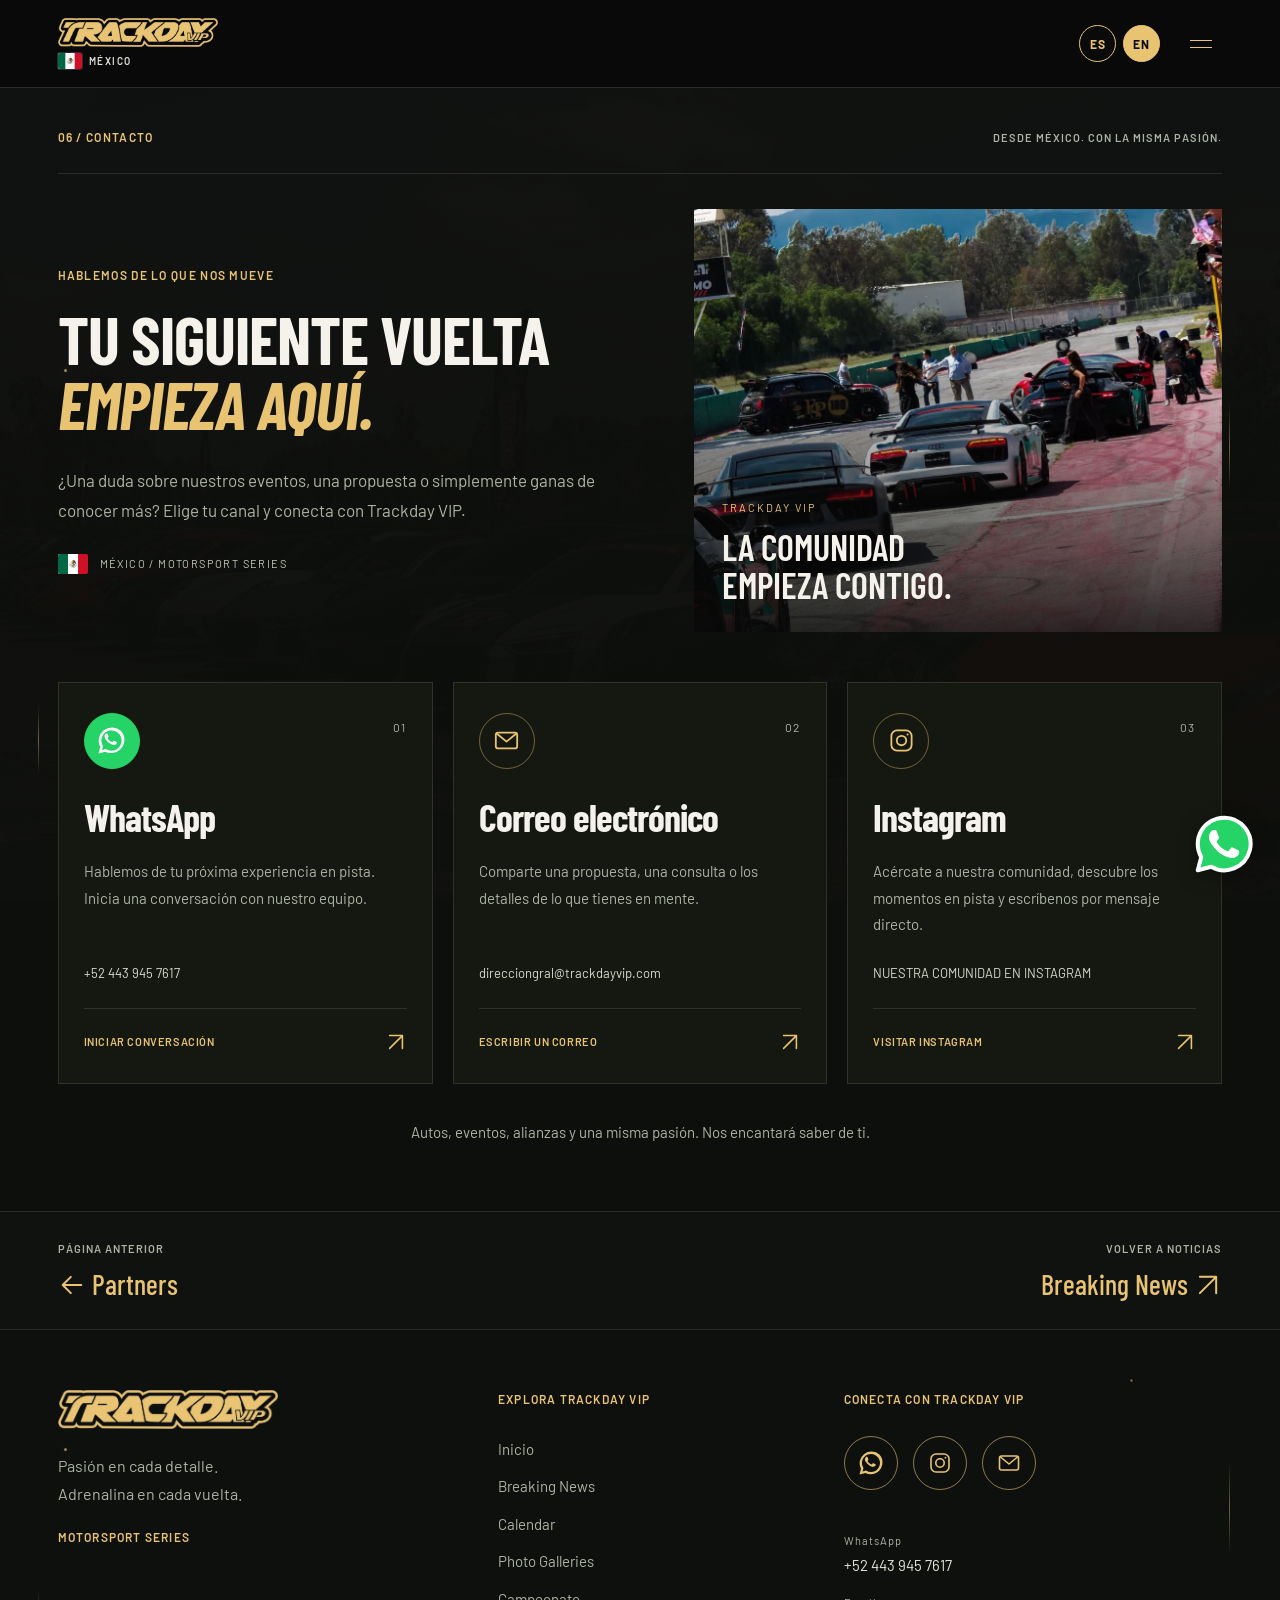
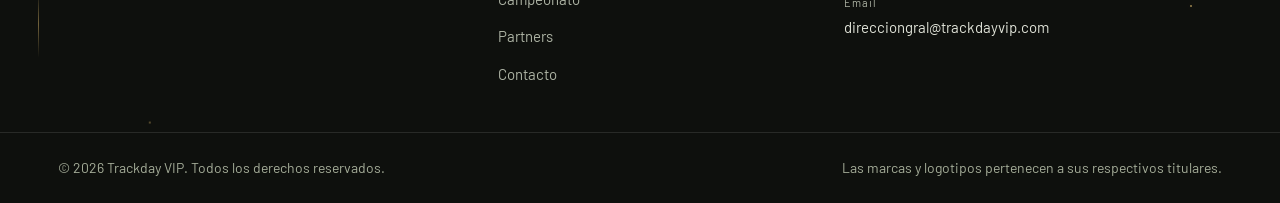
<file: contact.html>
<!doctype html><html lang="es"><head><meta charset="utf-8"><meta name="viewport" content="width=device-width, initial-scale=1"><meta name="theme-color" content="#090a09"><title>Contacto | Trackday VIP</title><meta name="description" content="Contacto — Trackday VIP Motorsport Series."><link rel="icon" href="assets/logo.png"><link rel="stylesheet" href="style.css?v=6d8b97217529"></head><body data-page="contact"><a class="skip" href="#content">Saltar al contenido / Skip to content</a><header class="site-header">
<a href="index.html" class="edition" aria-label="Trackday VIP — Inicio / Home"><img src="assets/logo.png" alt="Trackday VIP" width="1841" height="330"><span class="country-badge"><img src="assets/mexico.svg" alt="" width="24" height="16"><span data-t="countryLabel">MÉXICO</span></span></a>
<nav class="desktop-nav" aria-label="Principal"><a href="index.html" data-home data-t="homeNav">Inicio</a><a href="news.html">Breaking News</a><a href="calendar.html">Calendar</a><a href="gallery.html">Photo Galleries</a><a href="campeonato.html" data-t="navChamp">Campeonato</a><a href="partners.html">Partners</a><a class="contact-menu-cta" href="contact.html" aria-current="page"><span data-t="navContact">Contacto</span></a></nav>
<div class="header-controls"><div class="languages" role="group" aria-label="Idioma / Language"><button type="button" data-lang="es" aria-label="Español" aria-pressed="true">ES</button><button type="button" data-lang="en" aria-label="English" aria-pressed="false">EN</button></div><button type="button" class="menu-toggle" aria-label="Abrir menú / Open menu" aria-expanded="false" aria-controls="menu"><span></span><span></span></button></div>
</header><div id="menu" class="menu" hidden><nav aria-label="Menú móvil"><a href="index.html" data-home><span>00</span><b data-t="homeNav">Inicio</b> <svg class="icon-arrow" viewBox="0 0 24 24" aria-hidden="true" focusable="false"><path d="M5 19 19 5M5 5h14v14"/></svg></a><a href="news.html"><span>01</span>Breaking News <svg class="icon-arrow" viewBox="0 0 24 24" aria-hidden="true" focusable="false"><path d="M5 19 19 5M5 5h14v14"/></svg></a><a href="calendar.html"><span>02</span>Calendar <svg class="icon-arrow" viewBox="0 0 24 24" aria-hidden="true" focusable="false"><path d="M5 19 19 5M5 5h14v14"/></svg></a><a href="gallery.html"><span>03</span>Photo Galleries <svg class="icon-arrow" viewBox="0 0 24 24" aria-hidden="true" focusable="false"><path d="M5 19 19 5M5 5h14v14"/></svg></a><a href="campeonato.html"><span>04</span><b data-t="navChamp">Campeonato</b> <svg class="icon-arrow" viewBox="0 0 24 24" aria-hidden="true" focusable="false"><path d="M5 19 19 5M5 5h14v14"/></svg></a><a href="partners.html"><span>05</span>Partners <svg class="icon-arrow" viewBox="0 0 24 24" aria-hidden="true" focusable="false"><path d="M5 19 19 5M5 5h14v14"/></svg></a><a class="contact-menu-cta" href="contact.html" aria-current="page"><b data-t="navContact">Contacto</b><span aria-hidden="true"><svg class="icon-arrow" viewBox="0 0 24 24" aria-hidden="true" focusable="false"><path d="M5 19 19 5M5 5h14v14"/></svg></span></a></nav><p>TRACKDAY VIP / MOTORSPORT SERIES</p></div><main id="content" tabindex="-1"><section class="contact-page section"><div class="section-gold-background" aria-hidden="true"><i></i><i></i><i></i><i></i><i></i><i></i></div>
<div class="section-top"><span class="section-label" data-t="contactLabel">06 / CONTACTO</span><span class="micro" data-t="contactLocationTag">DESDE MÉXICO. CON LA MISMA PASIÓN.</span></div>
<div class="contact-intro-layout"><div class="contact-heading"><p class="label" data-t="contactKicker">HABLEMOS DE LO QUE NOS MUEVE</p><h1 data-t="contactTitle">TU SIGUIENTE VUELTA<br><em>EMPIEZA AQUÍ.</em></h1><p class="contact-intro" data-t="contactIntro">¿Una duda sobre nuestros eventos, una propuesta o simplemente ganas de conocer más? Elige tu canal y conecta con Trackday VIP.</p><p class="inquiry-context" id="inquiry-context" hidden></p><div class="contact-country"><img src="assets/mexico.svg" alt="" width="30" height="20"><span data-t="contactMexico">MÉXICO / MOTORSPORT SERIES</span></div></div><div class="contact-photo"><img src="assets/pitlane.webp" alt="Autos en la salida de pits" data-alt="pitlaneAlt" width="1080" height="1080" fetchpriority="high"><span class="contact-photo-caption"><small>TRACKDAY VIP</small><strong data-t="contactPhotoText">LA COMUNIDAD<br>EMPIEZA CONTIGO.</strong></span></div></div>
<div class="contact-platforms">
<a class="contact-platform contact-whatsapp" data-channel="whatsapp" href="https://wa.me/524439457617" target="_blank" rel="noopener noreferrer"><span class="platform-icon"><svg width="27" height="27" viewBox="0 0 24 24" aria-hidden="true"><path d="M20.4 3.6A11.8 11.8 0 0 0 2 17.8L.5 23.5l5.9-1.6A11.8 11.8 0 0 0 23.5 11.4c0-3-1.1-5.7-3.1-7.8ZM12 21a9 9 0 0 1-4.6-1.3l-.3-.2-3.5.9.9-3.4-.2-.3A9 9 0 1 1 12 21Z"/><path d="M8.2 6.5c-.2-.5-.5-.5-.8-.5H7c-.3 0-.7.1-1 .5s-1.2 1.2-1.2 2.8 1.2 3.1 1.4 3.3c.1.2 2.4 3.7 5.8 5.1.8.4 1.4.5 1.9.7.8.2 1.5.2 2.1.1.6-.1 1.8-.8 2.1-1.5s.3-1.4.2-1.5c-.1-.2-.3-.3-.7-.5l-2.2-1c-.3-.1-.5-.2-.8.2l-1 1.2c-.2.2-.4.3-.7.1-.4-.2-1.5-.5-2.8-1.7-1-.9-1.7-2-1.9-2.3-.2-.3 0-.5.2-.7l.5-.6.3-.5c.1-.2 0-.4 0-.6Z" transform="translate(2 1) scale(.8)"/></svg></span><span class="platform-order">01</span><h2>WhatsApp</h2><p data-t="contactWaCopy">Hablemos de tu próxima experiencia en pista. Inicia una conversación con nuestro equipo.</p><span class="platform-address">+52 443 945 7617</span><span class="platform-cta"><span data-t="contactWaCta">INICIAR CONVERSACIÓN</span><svg class="icon-arrow" viewBox="0 0 24 24" aria-hidden="true" focusable="false"><path d="M5 19 19 5M5 5h14v14"/></svg></span></a>
<a class="contact-platform" data-channel="email" href="mailto:direcciongral@trackdayvip.com"><span class="platform-icon"><svg width="27" height="27" viewBox="0 0 24 24" aria-hidden="true" class="stroke-icon"><rect x="2.5" y="5" width="19" height="14" rx="2"/><path d="m3.5 6 8.5 7 8.5-7"/></svg></span><span class="platform-order">02</span><h2 data-t="contactEmailTitle">Correo electrónico</h2><p data-t="contactEmailCopy">Comparte una propuesta, una consulta o los detalles de lo que tienes en mente.</p><span class="platform-address">direcciongral@trackdayvip.com</span><span class="platform-cta"><span data-t="contactEmailCta">ESCRIBIR UN CORREO</span><svg class="icon-arrow" viewBox="0 0 24 24" aria-hidden="true" focusable="false"><path d="M5 19 19 5M5 5h14v14"/></svg></span></a>
<a class="contact-platform" href="https://www.instagram.com/trackday.vip/" target="_blank" rel="noopener noreferrer"><span class="platform-icon"><svg width="27" height="27" viewBox="0 0 24 24" aria-hidden="true" class="stroke-icon"><rect x="3" y="3" width="18" height="18" rx="5"/><circle cx="12" cy="12" r="4.2"/><circle cx="17.4" cy="6.7" r=".9" fill="currentColor" stroke="none"/></svg></span><span class="platform-order">03</span><h2>Instagram</h2><p data-t="contactIgCopy">Acércate a nuestra comunidad, descubre los momentos en pista y escríbenos por mensaje directo.</p><span class="platform-address" data-t="contactIgAddress">NUESTRA COMUNIDAD EN INSTAGRAM</span><span class="platform-cta"><span data-t="contactIgCta">VISITAR INSTAGRAM</span><svg class="icon-arrow" viewBox="0 0 24 24" aria-hidden="true" focusable="false"><path d="M5 19 19 5M5 5h14v14"/></svg></span></a>
</div><p class="contact-signoff" data-t="contactSignoff">Autos, eventos, alianzas y una misma pasión. Nos encantará saber de ti.</p></section></main><nav class="page-navigation" aria-label="Entre páginas / Between pages"><a href="partners.html"><span class="micro" data-t="previousPage">PÁGINA ANTERIOR</span><strong><svg class="icon-arrow" viewBox="0 0 24 24" aria-hidden="true" focusable="false"><path d="M20 12H4m7-7-7 7 7 7"/></svg> Partners</strong></a><a href="news.html"><span class="micro" data-t="backToNews">VOLVER A NOTICIAS</span><strong>Breaking News <svg class="icon-arrow" viewBox="0 0 24 24" aria-hidden="true" focusable="false"><path d="M5 19 19 5M5 5h14v14"/></svg></strong></a></nav><footer class="full-footer"><div class="section-gold-background" aria-hidden="true"><i></i><i></i><i></i><i></i><i></i><i></i></div>
<div class="footer-main"><div class="footer-brand"><a href="index.html" aria-label="Trackday VIP"><img src="assets/logo.png" alt="Trackday VIP" width="1841" height="330"></a><p data-t="footerBrand">Pasión en cada detalle.<br>Adrenalina en cada vuelta.</p><span class="micro">MOTORSPORT SERIES</span></div>
<nav class="footer-navigation" aria-label="Explorar / Explore"><h2 data-t="footerExplore">EXPLORA TRACKDAY VIP</h2><a href="index.html" data-t="homeNav">Inicio</a><a href="news.html">Breaking News</a><a href="calendar.html">Calendar</a><a href="gallery.html">Photo Galleries</a><a href="campeonato.html" data-t="navChamp">Campeonato</a><a href="partners.html">Partners</a><a href="contact.html" data-t="navContact">Contacto</a></nav>
<div class="footer-contact"><h2 data-t="footerContact">CONECTA CON TRACKDAY VIP</h2><div class="social-icons" aria-label="Redes sociales y contacto / Social media and contact">
<a class="social-icon" data-contact="whatsapp" href="https://wa.me/524439457617" target="_blank" rel="noopener noreferrer" aria-label="WhatsApp +52 443 945 7617"><svg viewBox="0 0 24 24" aria-hidden="true"><path d="M20.4 3.6A11.8 11.8 0 0 0 2 17.8L.5 23.5l5.9-1.6A11.8 11.8 0 0 0 23.5 11.4c0-3-1.1-5.7-3.1-7.8ZM12 21a9 9 0 0 1-4.6-1.3l-.3-.2-3.5.9.9-3.4-.2-.3A9 9 0 1 1 12 21Z"/><path d="M8.2 6.5c-.2-.5-.5-.5-.8-.5H7c-.3 0-.7.1-1 .5s-1.2 1.2-1.2 2.8 1.2 3.1 1.4 3.3c.1.2 2.4 3.7 5.8 5.1.8.4 1.4.5 1.9.7.8.2 1.5.2 2.1.1.6-.1 1.8-.8 2.1-1.5s.3-1.4.2-1.5c-.1-.2-.3-.3-.7-.5l-2.2-1c-.3-.1-.5-.2-.8.2l-1 1.2c-.2.2-.4.3-.7.1-.4-.2-1.5-.5-2.8-1.7-1-.9-1.7-2-1.9-2.3-.2-.3 0-.5.2-.7l.5-.6.3-.5c.1-.2 0-.4 0-.6Z" transform="translate(2 1) scale(.8)"/></svg><span>WhatsApp</span></a>
<a class="social-icon" data-contact="instagram" href="https://www.instagram.com/trackday.vip/" target="_blank" rel="noopener noreferrer" aria-label="Instagram @trackday.vip"><svg viewBox="0 0 24 24" aria-hidden="true" class="stroke-icon"><rect x="3" y="3" width="18" height="18" rx="5"/><circle cx="12" cy="12" r="4.2"/><circle cx="17.4" cy="6.7" r=".9" fill="currentColor" stroke="none"/></svg><span>Instagram</span></a>
<a class="social-icon" data-contact="email" href="mailto:direcciongral@trackdayvip.com" aria-label="Email direcciongral@trackdayvip.com"><svg viewBox="0 0 24 24" aria-hidden="true" class="stroke-icon"><rect x="2.5" y="5" width="19" height="14" rx="2"/><path d="m3.5 6 8.5 7 8.5-7"/></svg><span data-t="emailShort">Email</span></a>
</div><p class="real-contact-details"><a href="https://wa.me/524439457617" target="_blank" rel="noopener noreferrer"><span>WhatsApp</span>+52 443 945 7617</a><a href="mailto:direcciongral@trackdayvip.com"><span data-t="emailShort">Email</span>direcciongral@trackdayvip.com</a></p><p id="contact-status" role="status" aria-live="polite"></p></div></div>
<div class="footer-legal"><span><span class="copyright-symbol">©</span> <span id="year">2026</span> Trackday VIP. <span data-t="rights">Todos los derechos reservados.</span></span><span data-t="trademarkNotice">Las marcas y logotipos pertenecen a sus respectivos titulares.</span></div>
</footer>
<nav class="mobile-dock" aria-label="Accesos rápidos / Quick navigation"><a href="news.html" aria-label="Breaking News"><svg viewBox="0 0 24 24"><path d="M4 4h16v16H4zM8 8h8M8 12h8M8 16h4"/></svg><span>News</span></a><a href="calendar.html" aria-label="Calendar"><svg viewBox="0 0 24 24"><path d="M4 6h16v14H4zM8 3v6M16 3v6M4 11h16"/></svg><span>Calendar</span></a><a href="gallery.html" aria-label="Photo Galleries"><svg viewBox="0 0 24 24"><path d="M3 5h18v15H3zM3 17l6-6 4 4 3-3 5 5"/><circle cx="16" cy="9" r="1"/></svg><span>Photos</span></a><a href="campeonato.html" aria-label="Campeonato / Championship"><svg viewBox="0 0 24 24"><path d="M5 21V3l15 2-4 5 4 5-15-2"/></svg><span data-t="dockChamp">Campeonato</span></a><a href="partners.html" aria-label="Partners"><svg viewBox="0 0 24 24"><path d="M8 14l6-6M9 7l2-2a5 5 0 017 7l-2 2M15 17l-2 2a5 5 0 01-7-7l2-2"/></svg><span>Partners</span></a><a href="contact.html" aria-current="page" aria-label="Contacto / Contact"><span data-t="navContact">Contacto</span></a></nav><dialog id="detail-dialog"><div class="dialog-toolbar"><span class="micro">TRACKDAY VIP / MOTORSPORT</span><button type="button" class="dialog-close arrow-button" aria-label="Cerrar / Close">×</button></div><div id="detail-content"></div></dialog><dialog id="photo-dialog"><div class="dialog-toolbar"><span class="micro" id="viewer-caption">PHOTO GALLERIES</span><button type="button" class="dialog-close arrow-button" aria-label="Cerrar / Close">×</button></div><img id="viewer-image" alt=""><div class="viewer-controls"><button type="button" id="viewer-prev" class="arrow-button" aria-label="Foto anterior / Previous photo"><svg class="icon-arrow" viewBox="0 0 24 24" aria-hidden="true" focusable="false"><path d="M20 12H4m7-7-7 7 7 7"/></svg></button><span class="micro" id="viewer-count"></span><button type="button" id="viewer-next" class="arrow-button" aria-label="Foto siguiente / Next photo"><svg class="icon-arrow" viewBox="0 0 24 24" aria-hidden="true" focusable="false"><path d="M4 12h16M13 5l7 7-7 7"/></svg></button></div></dialog><a class="floating-whatsapp-main" data-contact="whatsapp" href="https://wa.me/524439457617" target="_blank" rel="noopener noreferrer" aria-label="WhatsApp +52 443 945 7617"><span data-t="whatsappChat">Escríbenos por WhatsApp</span><svg class="whatsapp-vector" viewBox="0 0 24 24" aria-hidden="true" focusable="false"><path fill="#25d366" stroke="#fff" stroke-width="1.6" stroke-linejoin="round" d="M12 1.5a10.5 10.5 0 0 0-9.1 15.75L1.5 22.5l5.4-1.4A10.5 10.5 0 1 0 12 1.5Z"/><path fill="#fff" d="M17.472 14.382c-.297-.149-1.758-.867-2.03-.967-.273-.099-.471-.148-.67.15-.198.297-.767.966-.94 1.164-.173.199-.347.223-.644.075-.297-.149-1.255-.463-2.39-1.475-.883-.788-1.48-1.761-1.654-2.059-.173-.297-.018-.458.13-.606.134-.133.298-.347.446-.52.149-.174.198-.298.298-.497.099-.198.05-.372-.025-.52-.075-.15-.669-1.612-.916-2.207-.242-.579-.487-.5-.669-.51-.173-.008-.372-.01-.57-.01-.198 0-.52.074-.792.372-.272.297-1.04 1.016-1.04 2.479s1.065 2.876 1.213 3.074c.149.198 2.095 3.2 5.076 4.487.709.306 1.262.489 1.694.625.712.226 1.36.194 1.872.118.571-.085 1.758-.719 2.006-1.413.248-.694.248-1.289.173-1.413-.074-.124-.272-.198-.569-.347Z"/></svg></a><script src="site-config.js?v=8ca7f34451fa"></script><script src="content.js?v=d40fb4e74db9"></script><script src="script.js?v=1a89f07448e0"></script></body></html>
</file>
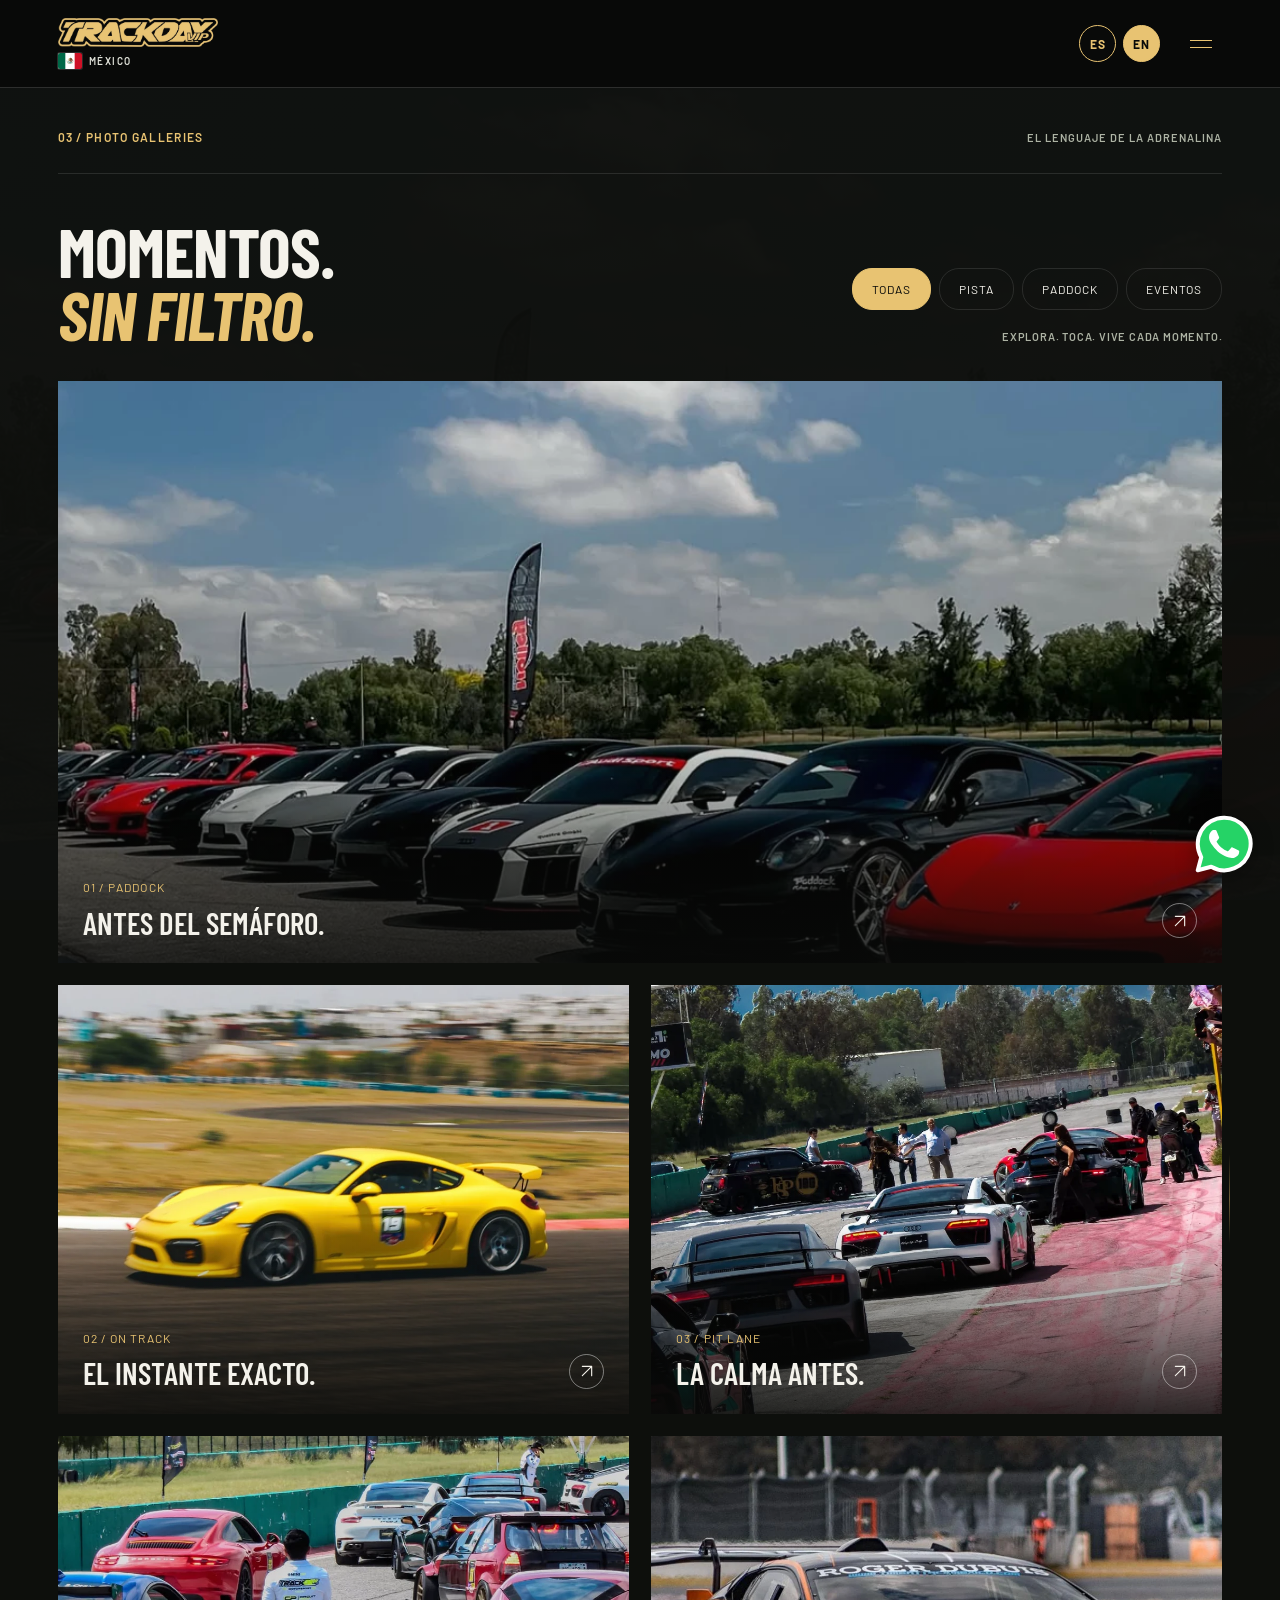
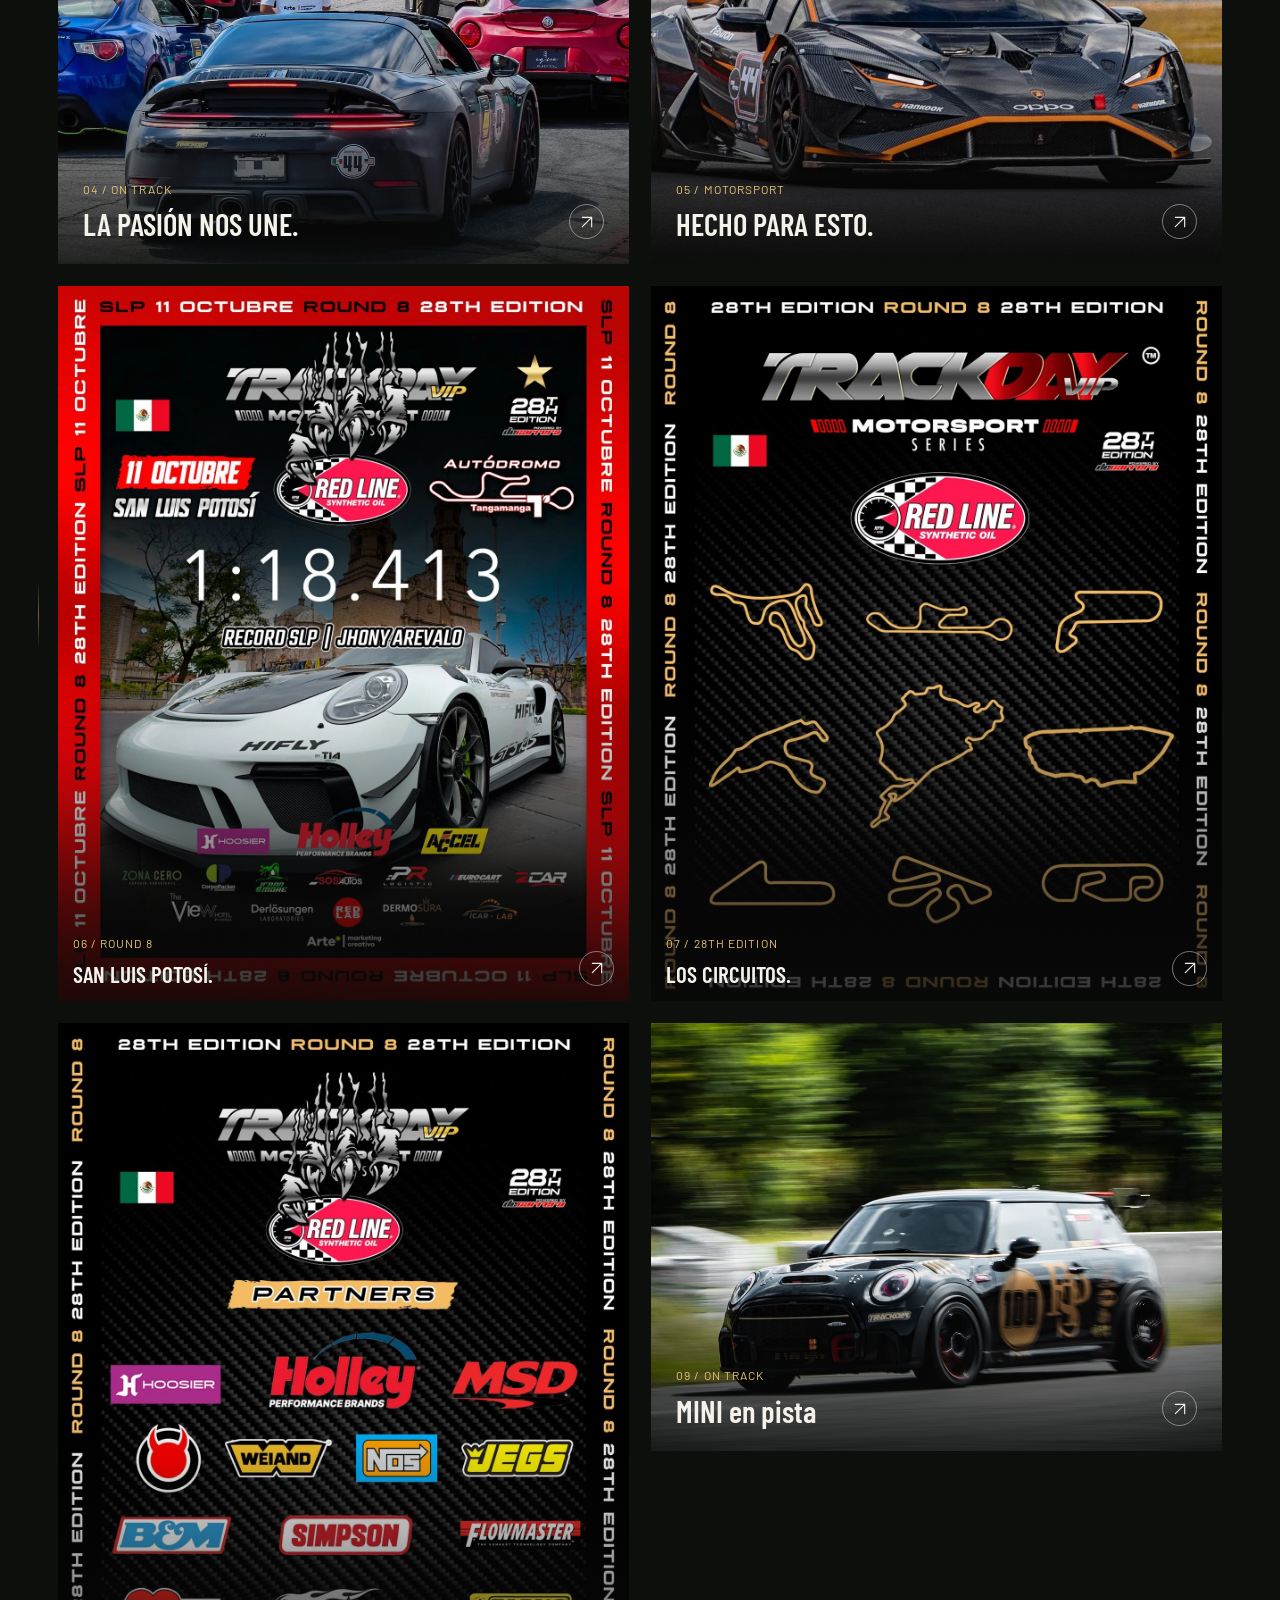
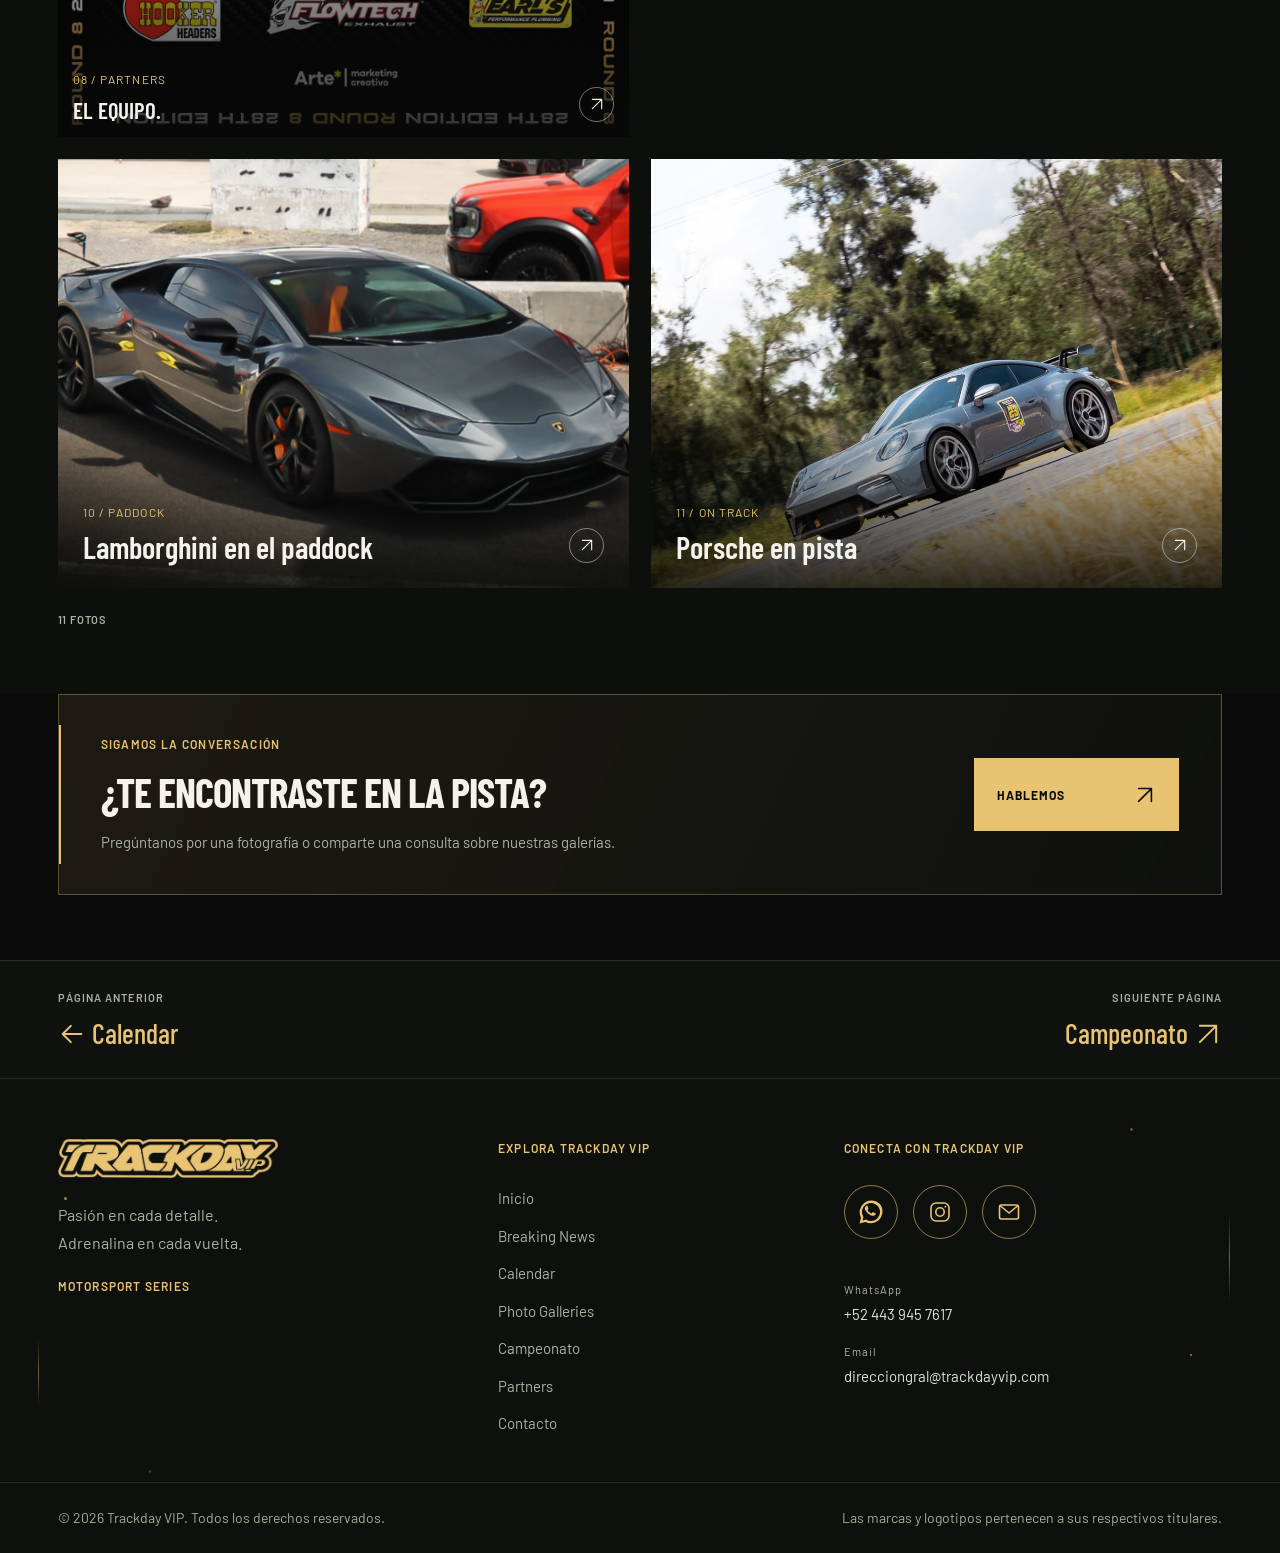
<file: gallery.html>
<!doctype html><html lang="es"><head><meta charset="utf-8"><meta name="viewport" content="width=device-width, initial-scale=1"><meta name="theme-color" content="#090a09"><title>Photo Galleries | Trackday VIP</title><meta name="description" content="Photo Galleries — Trackday VIP Motorsport Series."><link rel="icon" href="assets/logo.png"><link rel="stylesheet" href="style.css?v=6d8b97217529"></head><body data-page="gallery"><a class="skip" href="#content">Saltar al contenido / Skip to content</a><header class="site-header">
<a href="index.html" class="edition" aria-label="Trackday VIP — Inicio / Home"><img src="assets/logo.png" alt="Trackday VIP" width="1841" height="330"><span class="country-badge"><img src="assets/mexico.svg" alt="" width="24" height="16"><span data-t="countryLabel">MÉXICO</span></span></a>
<nav class="desktop-nav" aria-label="Principal"><a href="index.html" data-home data-t="homeNav">Inicio</a><a href="news.html">Breaking News</a><a href="calendar.html">Calendar</a><a href="gallery.html" aria-current="page">Photo Galleries</a><a href="campeonato.html" data-t="navChamp">Campeonato</a><a href="partners.html">Partners</a><a class="contact-menu-cta" href="contact.html"><span data-t="navContact">Contacto</span></a></nav>
<div class="header-controls"><div class="languages" role="group" aria-label="Idioma / Language"><button type="button" data-lang="es" aria-label="Español" aria-pressed="true">ES</button><button type="button" data-lang="en" aria-label="English" aria-pressed="false">EN</button></div><button type="button" class="menu-toggle" aria-label="Abrir menú / Open menu" aria-expanded="false" aria-controls="menu"><span></span><span></span></button></div>
</header><div id="menu" class="menu" hidden><nav aria-label="Menú móvil"><a href="index.html" data-home><span>00</span><b data-t="homeNav">Inicio</b> <svg class="icon-arrow" viewBox="0 0 24 24" aria-hidden="true" focusable="false"><path d="M5 19 19 5M5 5h14v14"/></svg></a><a href="news.html"><span>01</span>Breaking News <svg class="icon-arrow" viewBox="0 0 24 24" aria-hidden="true" focusable="false"><path d="M5 19 19 5M5 5h14v14"/></svg></a><a href="calendar.html"><span>02</span>Calendar <svg class="icon-arrow" viewBox="0 0 24 24" aria-hidden="true" focusable="false"><path d="M5 19 19 5M5 5h14v14"/></svg></a><a href="gallery.html" aria-current="page"><span>03</span>Photo Galleries <svg class="icon-arrow" viewBox="0 0 24 24" aria-hidden="true" focusable="false"><path d="M5 19 19 5M5 5h14v14"/></svg></a><a href="campeonato.html"><span>04</span><b data-t="navChamp">Campeonato</b> <svg class="icon-arrow" viewBox="0 0 24 24" aria-hidden="true" focusable="false"><path d="M5 19 19 5M5 5h14v14"/></svg></a><a href="partners.html"><span>05</span>Partners <svg class="icon-arrow" viewBox="0 0 24 24" aria-hidden="true" focusable="false"><path d="M5 19 19 5M5 5h14v14"/></svg></a><a class="contact-menu-cta" href="contact.html"><b data-t="navContact">Contacto</b><span aria-hidden="true"><svg class="icon-arrow" viewBox="0 0 24 24" aria-hidden="true" focusable="false"><path d="M5 19 19 5M5 5h14v14"/></svg></span></a></nav><p>TRACKDAY VIP / MOTORSPORT SERIES</p></div><main id="content" tabindex="-1"><section id="gallery" class="section gallery-section"><div class="section-gold-background" aria-hidden="true"><i></i><i></i><i></i><i></i><i></i><i></i></div>
<div class="section-top"><p class="section-label">03 / PHOTO GALLERIES</p><span class="micro" data-t="galleryTag">EL LENGUAJE DE LA ADRENALINA</span></div>
<div class="gallery-heading"><h1 data-t="galleryTitle">MOMENTOS.<br><em>SIN FILTRO.</em></h1><div class="gallery-tools"><div class="filters" role="group" aria-label="Filtrar fotos / Filter photos"><button type="button" data-filter="all" aria-pressed="true" data-t="all">TODAS</button><button type="button" data-filter="track" aria-pressed="false" data-t="track">PISTA</button><button type="button" data-filter="paddock" aria-pressed="false">PADDOCK</button><button type="button" data-filter="events" aria-pressed="false" data-t="eventsFilter">EVENTOS</button></div><p class="micro" data-t="swipe">EXPLORA. TOCA. VIVE CADA MOMENTO.</p></div></div>
<div class="gallery-track" tabindex="0" aria-label="Galería deslizable / Swipe gallery">
<button class="photo-card" type="button" data-photo="0" data-category="paddock"><img src="assets/grid.webp" alt="Autos reunidos en el paddock" data-alt="gridAlt" width="1080" height="1080" loading="lazy"><span class="photo-overlay"><span><small>01 / PADDOCK</small><strong data-t="gallery1">ANTES DEL SEMÁFORO.</strong></span><b><svg class="icon-arrow" viewBox="0 0 24 24" aria-hidden="true" focusable="false"><path d="M5 19 19 5M5 5h14v14"/></svg></b></span></button>
<button class="photo-card" type="button" data-photo="1" data-category="track"><img src="assets/porsche.webp" alt="Porsche amarillo rodando en pista" data-alt="porscheAlt" width="1080" height="1080" loading="lazy"><span class="photo-overlay"><span><small>02 / ON TRACK</small><strong data-t="gallery2">EL INSTANTE EXACTO.</strong></span><b><svg class="icon-arrow" viewBox="0 0 24 24" aria-hidden="true" focusable="false"><path d="M5 19 19 5M5 5h14v14"/></svg></b></span></button>
<button class="photo-card" type="button" data-photo="2" data-category="paddock"><img src="assets/pitlane.webp" alt="Autos en la salida de pits" data-alt="pitlaneAlt" width="1080" height="1080" loading="lazy"><span class="photo-overlay"><span><small>03 / PIT LANE</small><strong data-t="gallery3">LA CALMA ANTES.</strong></span><b><svg class="icon-arrow" viewBox="0 0 24 24" aria-hidden="true" focusable="false"><path d="M5 19 19 5M5 5h14v14"/></svg></b></span></button>
<button class="photo-card" type="button" data-photo="3" data-category="track"><img src="assets/convoy.webp" alt="Autos deportivos formando en el circuito" data-alt="convoyAlt" width="1080" height="1080" loading="lazy"><span class="photo-overlay"><span><small>04 / ON TRACK</small><strong data-t="gallery4">LA PASIÓN NOS UNE.</strong></span><b><svg class="icon-arrow" viewBox="0 0 24 24" aria-hidden="true" focusable="false"><path d="M5 19 19 5M5 5h14v14"/></svg></b></span></button>
<button class="photo-card" type="button" data-photo="4" data-category="track"><img src="assets/hero.webp" alt="Auto de carreras negro y naranja en pista" data-alt="heroAlt" width="1280" height="720" loading="lazy"><span class="photo-overlay"><span><small>05 / MOTORSPORT</small><strong data-t="gallery5">HECHO PARA ESTO.</strong></span><b><svg class="icon-arrow" viewBox="0 0 24 24" aria-hidden="true" focusable="false"><path d="M5 19 19 5M5 5h14v14"/></svg></b></span></button>
<button class="photo-card event-photo" type="button" data-photo="5" data-category="events"><img src="assets/record.webp" alt="Trackday VIP — Round 8, San Luis Potosí" width="1280" height="1600" loading="lazy"><span class="photo-overlay"><span><small>06 / ROUND 8</small><strong data-t="eventGalleryRecord">SAN LUIS POTOSÍ.</strong></span><b><svg class="icon-arrow" viewBox="0 0 24 24" aria-hidden="true" focusable="false"><path d="M5 19 19 5M5 5h14v14"/></svg></b></span></button><button class="photo-card event-photo" type="button" data-photo="6" data-category="events"><img src="assets/circuits.webp" alt="Trackday VIP — circuitos de la 28.ª edición" width="1280" height="1600" loading="lazy"><span class="photo-overlay"><span><small>07 / 28TH EDITION</small><strong data-t="eventGalleryCircuits">LOS CIRCUITOS.</strong></span><b><svg class="icon-arrow" viewBox="0 0 24 24" aria-hidden="true" focusable="false"><path d="M5 19 19 5M5 5h14v14"/></svg></b></span></button><button class="photo-card event-photo" type="button" data-photo="7" data-category="events"><img src="assets/partners.webp" alt="Trackday VIP — Partners, Round 8" width="1280" height="1600" loading="lazy"><span class="photo-overlay"><span><small>08 / PARTNERS</small><strong data-t="eventGalleryPartners">EL EQUIPO.</strong></span><b><svg class="icon-arrow" viewBox="0 0 24 24" aria-hidden="true" focusable="false"><path d="M5 19 19 5M5 5h14v14"/></svg></b></span></button><button class="photo-card" type="button" data-photo="8" data-category="track"><img src="assets/mini-track.png" alt="MINI en pista" data-alt="miniAlt" width="1080" height="1080" loading="lazy"><span class="photo-overlay"><span><small>09 / ON TRACK</small><strong data-t="miniAlt">MINI en pista</strong></span><b><svg class="icon-arrow" viewBox="0 0 24 24" aria-hidden="true" focusable="false"><path d="M5 19 19 5M5 5h14v14"/></svg></b></span></button><button class="photo-card" type="button" data-photo="9" data-category="paddock"><img src="assets/lamborghini-paddock.png" alt="Lamborghini en el paddock" data-alt="lamboAlt" width="1920" height="1080" loading="lazy"><span class="photo-overlay"><span><small>10 / PADDOCK</small><strong data-t="lamboAlt">Lamborghini en el paddock</strong></span><b><svg class="icon-arrow" viewBox="0 0 24 24" aria-hidden="true" focusable="false"><path d="M5 19 19 5M5 5h14v14"/></svg></b></span></button><button class="photo-card" type="button" data-photo="10" data-category="track"><img src="assets/porsche-track.png" alt="Porsche en pista" data-alt="porscheTrackAlt" width="1080" height="1080" loading="lazy"><span class="photo-overlay"><span><small>11 / ON TRACK</small><strong data-t="porscheTrackAlt">Porsche en pista</strong></span><b><svg class="icon-arrow" viewBox="0 0 24 24" aria-hidden="true" focusable="false"><path d="M5 19 19 5M5 5h14v14"/></svg></b></span></button></div><div class="gallery-bottom"><span class="micro" id="photo-count">05 FOTOS</span></div>
</section><aside class="contact-invitation"><div><span class="section-label" data-t="inviteLabel">SIGAMOS LA CONVERSACIÓN</span><h2 data-t="inviteTitle_photos">¿TE ENCONTRASTE EN LA PISTA?</h2><p data-t="inviteBody_photos">Pregúntanos por una fotografía o comparte una consulta sobre nuestras galerías.</p></div><a class="gold-button" href="contact.html?topic=photos"><span data-t="inviteCta">HABLEMOS</span><span><svg class="icon-arrow" viewBox="0 0 24 24" aria-hidden="true" focusable="false"><path d="M5 19 19 5M5 5h14v14"/></svg></span></a></aside></main><nav class="page-navigation" aria-label="Entre páginas / Between pages"><a href="calendar.html"><span class="micro" data-t="previousPage">PÁGINA ANTERIOR</span><strong><svg class="icon-arrow" viewBox="0 0 24 24" aria-hidden="true" focusable="false"><path d="M20 12H4m7-7-7 7 7 7"/></svg> Calendar</strong></a><a href="campeonato.html"><span class="micro" data-t="nextPage">SIGUIENTE PÁGINA</span><strong><span data-t="navChamp">Campeonato</span> <svg class="icon-arrow" viewBox="0 0 24 24" aria-hidden="true" focusable="false"><path d="M5 19 19 5M5 5h14v14"/></svg></strong></a></nav><footer class="full-footer"><div class="section-gold-background" aria-hidden="true"><i></i><i></i><i></i><i></i><i></i><i></i></div>
<div class="footer-main"><div class="footer-brand"><a href="index.html" aria-label="Trackday VIP"><img src="assets/logo.png" alt="Trackday VIP" width="1841" height="330"></a><p data-t="footerBrand">Pasión en cada detalle.<br>Adrenalina en cada vuelta.</p><span class="micro">MOTORSPORT SERIES</span></div>
<nav class="footer-navigation" aria-label="Explorar / Explore"><h2 data-t="footerExplore">EXPLORA TRACKDAY VIP</h2><a href="index.html" data-t="homeNav">Inicio</a><a href="news.html">Breaking News</a><a href="calendar.html">Calendar</a><a href="gallery.html">Photo Galleries</a><a href="campeonato.html" data-t="navChamp">Campeonato</a><a href="partners.html">Partners</a><a href="contact.html" data-t="navContact">Contacto</a></nav>
<div class="footer-contact"><h2 data-t="footerContact">CONECTA CON TRACKDAY VIP</h2><div class="social-icons" aria-label="Redes sociales y contacto / Social media and contact">
<a class="social-icon" data-contact="whatsapp" href="https://wa.me/524439457617" target="_blank" rel="noopener noreferrer" aria-label="WhatsApp +52 443 945 7617"><svg viewBox="0 0 24 24" aria-hidden="true"><path d="M20.4 3.6A11.8 11.8 0 0 0 2 17.8L.5 23.5l5.9-1.6A11.8 11.8 0 0 0 23.5 11.4c0-3-1.1-5.7-3.1-7.8ZM12 21a9 9 0 0 1-4.6-1.3l-.3-.2-3.5.9.9-3.4-.2-.3A9 9 0 1 1 12 21Z"/><path d="M8.2 6.5c-.2-.5-.5-.5-.8-.5H7c-.3 0-.7.1-1 .5s-1.2 1.2-1.2 2.8 1.2 3.1 1.4 3.3c.1.2 2.4 3.7 5.8 5.1.8.4 1.4.5 1.9.7.8.2 1.5.2 2.1.1.6-.1 1.8-.8 2.1-1.5s.3-1.4.2-1.5c-.1-.2-.3-.3-.7-.5l-2.2-1c-.3-.1-.5-.2-.8.2l-1 1.2c-.2.2-.4.3-.7.1-.4-.2-1.5-.5-2.8-1.7-1-.9-1.7-2-1.9-2.3-.2-.3 0-.5.2-.7l.5-.6.3-.5c.1-.2 0-.4 0-.6Z" transform="translate(2 1) scale(.8)"/></svg><span>WhatsApp</span></a>
<a class="social-icon" data-contact="instagram" href="https://www.instagram.com/trackday.vip/" target="_blank" rel="noopener noreferrer" aria-label="Instagram @trackday.vip"><svg viewBox="0 0 24 24" aria-hidden="true" class="stroke-icon"><rect x="3" y="3" width="18" height="18" rx="5"/><circle cx="12" cy="12" r="4.2"/><circle cx="17.4" cy="6.7" r=".9" fill="currentColor" stroke="none"/></svg><span>Instagram</span></a>
<a class="social-icon" data-contact="email" href="mailto:direcciongral@trackdayvip.com" aria-label="Email direcciongral@trackdayvip.com"><svg viewBox="0 0 24 24" aria-hidden="true" class="stroke-icon"><rect x="2.5" y="5" width="19" height="14" rx="2"/><path d="m3.5 6 8.5 7 8.5-7"/></svg><span data-t="emailShort">Email</span></a>
</div><p class="real-contact-details"><a href="https://wa.me/524439457617" target="_blank" rel="noopener noreferrer"><span>WhatsApp</span>+52 443 945 7617</a><a href="mailto:direcciongral@trackdayvip.com"><span data-t="emailShort">Email</span>direcciongral@trackdayvip.com</a></p><p id="contact-status" role="status" aria-live="polite"></p></div></div>
<div class="footer-legal"><span><span class="copyright-symbol">©</span> <span id="year">2026</span> Trackday VIP. <span data-t="rights">Todos los derechos reservados.</span></span><span data-t="trademarkNotice">Las marcas y logotipos pertenecen a sus respectivos titulares.</span></div>
</footer>
<nav class="mobile-dock" aria-label="Accesos rápidos / Quick navigation"><a href="news.html" aria-label="Breaking News"><svg viewBox="0 0 24 24"><path d="M4 4h16v16H4zM8 8h8M8 12h8M8 16h4"/></svg><span>News</span></a><a href="calendar.html" aria-label="Calendar"><svg viewBox="0 0 24 24"><path d="M4 6h16v14H4zM8 3v6M16 3v6M4 11h16"/></svg><span>Calendar</span></a><a href="gallery.html" aria-current="page" aria-label="Photo Galleries"><svg viewBox="0 0 24 24"><path d="M3 5h18v15H3zM3 17l6-6 4 4 3-3 5 5"/><circle cx="16" cy="9" r="1"/></svg><span>Photos</span></a><a href="campeonato.html" aria-label="Campeonato / Championship"><svg viewBox="0 0 24 24"><path d="M5 21V3l15 2-4 5 4 5-15-2"/></svg><span data-t="dockChamp">Campeonato</span></a><a href="partners.html" aria-label="Partners"><svg viewBox="0 0 24 24"><path d="M8 14l6-6M9 7l2-2a5 5 0 017 7l-2 2M15 17l-2 2a5 5 0 01-7-7l2-2"/></svg><span>Partners</span></a><a href="contact.html" aria-label="Contacto / Contact"><span data-t="navContact">Contacto</span></a></nav><dialog id="detail-dialog"><div class="dialog-toolbar"><span class="micro">TRACKDAY VIP / MOTORSPORT</span><button type="button" class="dialog-close arrow-button" aria-label="Cerrar / Close">×</button></div><div id="detail-content"></div></dialog><dialog id="photo-dialog"><div class="dialog-toolbar"><span class="micro" id="viewer-caption">PHOTO GALLERIES</span><button type="button" class="dialog-close arrow-button" aria-label="Cerrar / Close">×</button></div><img id="viewer-image" alt=""><div class="viewer-controls"><button type="button" id="viewer-prev" class="arrow-button" aria-label="Foto anterior / Previous photo"><svg class="icon-arrow" viewBox="0 0 24 24" aria-hidden="true" focusable="false"><path d="M20 12H4m7-7-7 7 7 7"/></svg></button><span class="micro" id="viewer-count"></span><button type="button" id="viewer-next" class="arrow-button" aria-label="Foto siguiente / Next photo"><svg class="icon-arrow" viewBox="0 0 24 24" aria-hidden="true" focusable="false"><path d="M4 12h16M13 5l7 7-7 7"/></svg></button></div></dialog><a class="floating-whatsapp-main" data-contact="whatsapp" href="https://wa.me/524439457617" target="_blank" rel="noopener noreferrer" aria-label="WhatsApp +52 443 945 7617"><span data-t="whatsappChat">Escríbenos por WhatsApp</span><svg class="whatsapp-vector" viewBox="0 0 24 24" aria-hidden="true" focusable="false"><path fill="#25d366" stroke="#fff" stroke-width="1.6" stroke-linejoin="round" d="M12 1.5a10.5 10.5 0 0 0-9.1 15.75L1.5 22.5l5.4-1.4A10.5 10.5 0 1 0 12 1.5Z"/><path fill="#fff" d="M17.472 14.382c-.297-.149-1.758-.867-2.03-.967-.273-.099-.471-.148-.67.15-.198.297-.767.966-.94 1.164-.173.199-.347.223-.644.075-.297-.149-1.255-.463-2.39-1.475-.883-.788-1.48-1.761-1.654-2.059-.173-.297-.018-.458.13-.606.134-.133.298-.347.446-.52.149-.174.198-.298.298-.497.099-.198.05-.372-.025-.52-.075-.15-.669-1.612-.916-2.207-.242-.579-.487-.5-.669-.51-.173-.008-.372-.01-.57-.01-.198 0-.52.074-.792.372-.272.297-1.04 1.016-1.04 2.479s1.065 2.876 1.213 3.074c.149.198 2.095 3.2 5.076 4.487.709.306 1.262.489 1.694.625.712.226 1.36.194 1.872.118.571-.085 1.758-.719 2.006-1.413.248-.694.248-1.289.173-1.413-.074-.124-.272-.198-.569-.347Z"/></svg></a><script src="site-config.js?v=8ca7f34451fa"></script><script src="content.js?v=d40fb4e74db9"></script><script src="script.js?v=1a89f07448e0"></script></body></html>
</file>
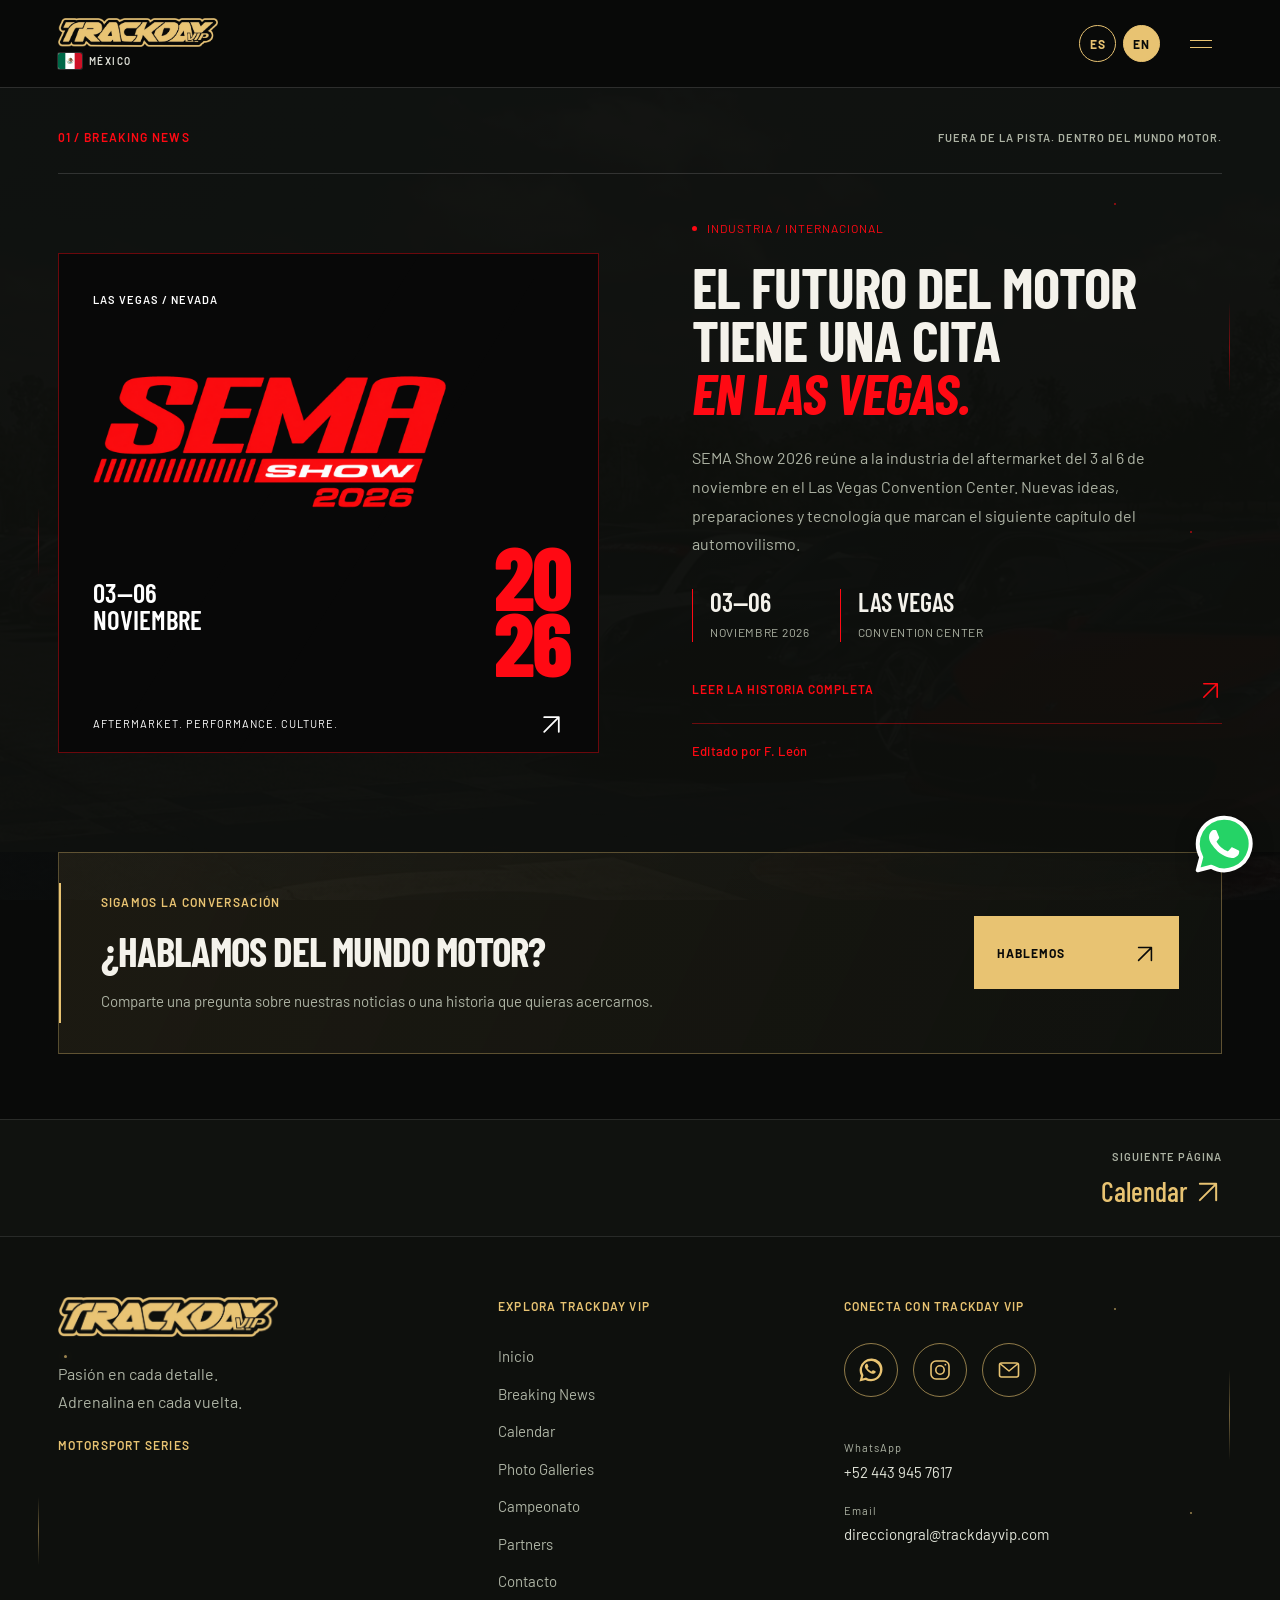
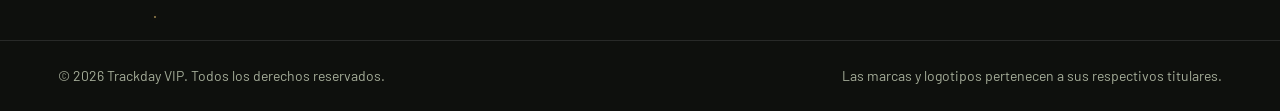
<file: news.html>
<!doctype html><html lang="es"><head><meta charset="utf-8"><meta name="viewport" content="width=device-width, initial-scale=1"><meta name="theme-color" content="#090a09"><title>Breaking News | Trackday VIP</title><meta name="description" content="Breaking News — Trackday VIP Motorsport Series."><link rel="icon" href="assets/logo.png"><link rel="stylesheet" href="style.css?v=6d8b97217529"></head><body data-page="news"><a class="skip" href="#content">Saltar al contenido / Skip to content</a><header class="site-header">
<a href="index.html" class="edition" aria-label="Trackday VIP — Inicio / Home"><img src="assets/logo.png" alt="Trackday VIP" width="1841" height="330"><span class="country-badge"><img src="assets/mexico.svg" alt="" width="24" height="16"><span data-t="countryLabel">MÉXICO</span></span></a>
<nav class="desktop-nav" aria-label="Principal"><a href="index.html" data-home data-t="homeNav">Inicio</a><a href="news.html" aria-current="page">Breaking News</a><a href="calendar.html">Calendar</a><a href="gallery.html">Photo Galleries</a><a href="campeonato.html" data-t="navChamp">Campeonato</a><a href="partners.html">Partners</a><a class="contact-menu-cta" href="contact.html"><span data-t="navContact">Contacto</span></a></nav>
<div class="header-controls"><div class="languages" role="group" aria-label="Idioma / Language"><button type="button" data-lang="es" aria-label="Español" aria-pressed="true">ES</button><button type="button" data-lang="en" aria-label="English" aria-pressed="false">EN</button></div><button type="button" class="menu-toggle" aria-label="Abrir menú / Open menu" aria-expanded="false" aria-controls="menu"><span></span><span></span></button></div>
</header><div id="menu" class="menu" hidden><nav aria-label="Menú móvil"><a href="index.html" data-home><span>00</span><b data-t="homeNav">Inicio</b> <svg class="icon-arrow" viewBox="0 0 24 24" aria-hidden="true" focusable="false"><path d="M5 19 19 5M5 5h14v14"/></svg></a><a href="news.html" aria-current="page"><span>01</span>Breaking News <svg class="icon-arrow" viewBox="0 0 24 24" aria-hidden="true" focusable="false"><path d="M5 19 19 5M5 5h14v14"/></svg></a><a href="calendar.html"><span>02</span>Calendar <svg class="icon-arrow" viewBox="0 0 24 24" aria-hidden="true" focusable="false"><path d="M5 19 19 5M5 5h14v14"/></svg></a><a href="gallery.html"><span>03</span>Photo Galleries <svg class="icon-arrow" viewBox="0 0 24 24" aria-hidden="true" focusable="false"><path d="M5 19 19 5M5 5h14v14"/></svg></a><a href="campeonato.html"><span>04</span><b data-t="navChamp">Campeonato</b> <svg class="icon-arrow" viewBox="0 0 24 24" aria-hidden="true" focusable="false"><path d="M5 19 19 5M5 5h14v14"/></svg></a><a href="partners.html"><span>05</span>Partners <svg class="icon-arrow" viewBox="0 0 24 24" aria-hidden="true" focusable="false"><path d="M5 19 19 5M5 5h14v14"/></svg></a><a class="contact-menu-cta" href="contact.html"><b data-t="navContact">Contacto</b><span aria-hidden="true"><svg class="icon-arrow" viewBox="0 0 24 24" aria-hidden="true" focusable="false"><path d="M5 19 19 5M5 5h14v14"/></svg></span></a></nav><p>TRACKDAY VIP / MOTORSPORT SERIES</p></div><main id="content" tabindex="-1"><section id="news" class="section news-section"><div class="section-gold-background" aria-hidden="true"><i></i><i></i><i></i><i></i><i></i><i></i></div>
<div class="section-top"><p class="section-label">01 / BREAKING NEWS</p><span class="micro" data-t="newsTag">FUERA DE LA PISTA. DENTRO DEL MUNDO MOTOR.</span></div>
<div class="news-layout">
<a class="sema-art"  href="sema-2026.html" aria-label="Leer noticia SEMA Show 2026 / Read SEMA story"><span class="micro">LAS VEGAS / NEVADA</span><img class="sema-original-logo" src="assets/sema-show-2026-logo.png" alt="SEMA Show" width="1920" height="1080" loading="lazy"><span class="sema-year">20<span>26</span></span><span class="sema-date" data-t="semaDate">03—06 NOVIEMBRE</span><span class="art-bottom">AFTERMARKET. PERFORMANCE. CULTURE. <b><svg class="icon-arrow" viewBox="0 0 24 24" aria-hidden="true" focusable="false"><path d="M5 19 19 5M5 5h14v14"/></svg></b></span></a>
<article class="news-copy"><div class="article-category"><span class="gold-dot"></span><span data-t="industry">INDUSTRIA / INTERNACIONAL</span></div><h1 data-t="newsTitle">EL FUTURO DEL MOTOR<br>TIENE UNA CITA<br><em>EN LAS VEGAS.</em></h1><p data-t="newsIntro">SEMA Show 2026 reúne a la industria del aftermarket del 3 al 6 de noviembre en el Las Vegas Convention Center. Nuevas ideas, preparaciones y tecnología que marcan el siguiente capítulo del automovilismo.</p><div class="news-facts"><span><b>03—06</b><small data-t="nov">NOVIEMBRE 2026</small></span><span><b>LAS VEGAS</b><small>CONVENTION CENTER</small></span></div><a class="text-button"  href="sema-2026.html"><span data-t="readStory">LEER LA HISTORIA COMPLETA</span><span><svg class="icon-arrow" viewBox="0 0 24 24" aria-hidden="true" focusable="false"><path d="M5 19 19 5M5 5h14v14"/></svg></span></a><p class="editor-credit" data-t="editorCredit">Editado por F. León</p></article>
</div>
</section><aside class="contact-invitation"><div><span class="section-label" data-t="inviteLabel">SIGAMOS LA CONVERSACIÓN</span><h2 data-t="inviteTitle_news">¿HABLAMOS DEL MUNDO MOTOR?</h2><p data-t="inviteBody_news">Comparte una pregunta sobre nuestras noticias o una historia que quieras acercarnos.</p></div><a class="gold-button" href="contact.html?topic=news"><span data-t="inviteCta">HABLEMOS</span><span><svg class="icon-arrow" viewBox="0 0 24 24" aria-hidden="true" focusable="false"><path d="M5 19 19 5M5 5h14v14"/></svg></span></a></aside></main><nav class="page-navigation" aria-label="Entre páginas / Between pages"><span></span><a href="calendar.html"><span class="micro" data-t="nextPage">SIGUIENTE PÁGINA</span><strong>Calendar <svg class="icon-arrow" viewBox="0 0 24 24" aria-hidden="true" focusable="false"><path d="M5 19 19 5M5 5h14v14"/></svg></strong></a></nav><footer class="full-footer"><div class="section-gold-background" aria-hidden="true"><i></i><i></i><i></i><i></i><i></i><i></i></div>
<div class="footer-main"><div class="footer-brand"><a href="index.html" aria-label="Trackday VIP"><img src="assets/logo.png" alt="Trackday VIP" width="1841" height="330"></a><p data-t="footerBrand">Pasión en cada detalle.<br>Adrenalina en cada vuelta.</p><span class="micro">MOTORSPORT SERIES</span></div>
<nav class="footer-navigation" aria-label="Explorar / Explore"><h2 data-t="footerExplore">EXPLORA TRACKDAY VIP</h2><a href="index.html" data-t="homeNav">Inicio</a><a href="news.html">Breaking News</a><a href="calendar.html">Calendar</a><a href="gallery.html">Photo Galleries</a><a href="campeonato.html" data-t="navChamp">Campeonato</a><a href="partners.html">Partners</a><a href="contact.html" data-t="navContact">Contacto</a></nav>
<div class="footer-contact"><h2 data-t="footerContact">CONECTA CON TRACKDAY VIP</h2><div class="social-icons" aria-label="Redes sociales y contacto / Social media and contact">
<a class="social-icon" data-contact="whatsapp" href="https://wa.me/524439457617" target="_blank" rel="noopener noreferrer" aria-label="WhatsApp +52 443 945 7617"><svg viewBox="0 0 24 24" aria-hidden="true"><path d="M20.4 3.6A11.8 11.8 0 0 0 2 17.8L.5 23.5l5.9-1.6A11.8 11.8 0 0 0 23.5 11.4c0-3-1.1-5.7-3.1-7.8ZM12 21a9 9 0 0 1-4.6-1.3l-.3-.2-3.5.9.9-3.4-.2-.3A9 9 0 1 1 12 21Z"/><path d="M8.2 6.5c-.2-.5-.5-.5-.8-.5H7c-.3 0-.7.1-1 .5s-1.2 1.2-1.2 2.8 1.2 3.1 1.4 3.3c.1.2 2.4 3.7 5.8 5.1.8.4 1.4.5 1.9.7.8.2 1.5.2 2.1.1.6-.1 1.8-.8 2.1-1.5s.3-1.4.2-1.5c-.1-.2-.3-.3-.7-.5l-2.2-1c-.3-.1-.5-.2-.8.2l-1 1.2c-.2.2-.4.3-.7.1-.4-.2-1.5-.5-2.8-1.7-1-.9-1.7-2-1.9-2.3-.2-.3 0-.5.2-.7l.5-.6.3-.5c.1-.2 0-.4 0-.6Z" transform="translate(2 1) scale(.8)"/></svg><span>WhatsApp</span></a>
<a class="social-icon" data-contact="instagram" href="https://www.instagram.com/trackday.vip/" target="_blank" rel="noopener noreferrer" aria-label="Instagram @trackday.vip"><svg viewBox="0 0 24 24" aria-hidden="true" class="stroke-icon"><rect x="3" y="3" width="18" height="18" rx="5"/><circle cx="12" cy="12" r="4.2"/><circle cx="17.4" cy="6.7" r=".9" fill="currentColor" stroke="none"/></svg><span>Instagram</span></a>
<a class="social-icon" data-contact="email" href="mailto:direcciongral@trackdayvip.com" aria-label="Email direcciongral@trackdayvip.com"><svg viewBox="0 0 24 24" aria-hidden="true" class="stroke-icon"><rect x="2.5" y="5" width="19" height="14" rx="2"/><path d="m3.5 6 8.5 7 8.5-7"/></svg><span data-t="emailShort">Email</span></a>
</div><p class="real-contact-details"><a href="https://wa.me/524439457617" target="_blank" rel="noopener noreferrer"><span>WhatsApp</span>+52 443 945 7617</a><a href="mailto:direcciongral@trackdayvip.com"><span data-t="emailShort">Email</span>direcciongral@trackdayvip.com</a></p><p id="contact-status" role="status" aria-live="polite"></p></div></div>
<div class="footer-legal"><span><span class="copyright-symbol">©</span> <span id="year">2026</span> Trackday VIP. <span data-t="rights">Todos los derechos reservados.</span></span><span data-t="trademarkNotice">Las marcas y logotipos pertenecen a sus respectivos titulares.</span></div>
</footer>
<nav class="mobile-dock" aria-label="Accesos rápidos / Quick navigation"><a href="news.html" aria-current="page" aria-label="Breaking News"><svg viewBox="0 0 24 24"><path d="M4 4h16v16H4zM8 8h8M8 12h8M8 16h4"/></svg><span>News</span></a><a href="calendar.html" aria-label="Calendar"><svg viewBox="0 0 24 24"><path d="M4 6h16v14H4zM8 3v6M16 3v6M4 11h16"/></svg><span>Calendar</span></a><a href="gallery.html" aria-label="Photo Galleries"><svg viewBox="0 0 24 24"><path d="M3 5h18v15H3zM3 17l6-6 4 4 3-3 5 5"/><circle cx="16" cy="9" r="1"/></svg><span>Photos</span></a><a href="campeonato.html" aria-label="Campeonato / Championship"><svg viewBox="0 0 24 24"><path d="M5 21V3l15 2-4 5 4 5-15-2"/></svg><span data-t="dockChamp">Campeonato</span></a><a href="partners.html" aria-label="Partners"><svg viewBox="0 0 24 24"><path d="M8 14l6-6M9 7l2-2a5 5 0 017 7l-2 2M15 17l-2 2a5 5 0 01-7-7l2-2"/></svg><span>Partners</span></a><a href="contact.html" aria-label="Contacto / Contact"><span data-t="navContact">Contacto</span></a></nav><dialog id="detail-dialog"><div class="dialog-toolbar"><span class="micro">TRACKDAY VIP / MOTORSPORT</span><button type="button" class="dialog-close arrow-button" aria-label="Cerrar / Close">×</button></div><div id="detail-content"></div></dialog><dialog id="photo-dialog"><div class="dialog-toolbar"><span class="micro" id="viewer-caption">PHOTO GALLERIES</span><button type="button" class="dialog-close arrow-button" aria-label="Cerrar / Close">×</button></div><img id="viewer-image" alt=""><div class="viewer-controls"><button type="button" id="viewer-prev" class="arrow-button" aria-label="Foto anterior / Previous photo"><svg class="icon-arrow" viewBox="0 0 24 24" aria-hidden="true" focusable="false"><path d="M20 12H4m7-7-7 7 7 7"/></svg></button><span class="micro" id="viewer-count"></span><button type="button" id="viewer-next" class="arrow-button" aria-label="Foto siguiente / Next photo"><svg class="icon-arrow" viewBox="0 0 24 24" aria-hidden="true" focusable="false"><path d="M4 12h16M13 5l7 7-7 7"/></svg></button></div></dialog><a class="floating-whatsapp-main" data-contact="whatsapp" href="https://wa.me/524439457617" target="_blank" rel="noopener noreferrer" aria-label="WhatsApp +52 443 945 7617"><span data-t="whatsappChat">Escríbenos por WhatsApp</span><svg class="whatsapp-vector" viewBox="0 0 24 24" aria-hidden="true" focusable="false"><path fill="#25d366" stroke="#fff" stroke-width="1.6" stroke-linejoin="round" d="M12 1.5a10.5 10.5 0 0 0-9.1 15.75L1.5 22.5l5.4-1.4A10.5 10.5 0 1 0 12 1.5Z"/><path fill="#fff" d="M17.472 14.382c-.297-.149-1.758-.867-2.03-.967-.273-.099-.471-.148-.67.15-.198.297-.767.966-.94 1.164-.173.199-.347.223-.644.075-.297-.149-1.255-.463-2.39-1.475-.883-.788-1.48-1.761-1.654-2.059-.173-.297-.018-.458.13-.606.134-.133.298-.347.446-.52.149-.174.198-.298.298-.497.099-.198.05-.372-.025-.52-.075-.15-.669-1.612-.916-2.207-.242-.579-.487-.5-.669-.51-.173-.008-.372-.01-.57-.01-.198 0-.52.074-.792.372-.272.297-1.04 1.016-1.04 2.479s1.065 2.876 1.213 3.074c.149.198 2.095 3.2 5.076 4.487.709.306 1.262.489 1.694.625.712.226 1.36.194 1.872.118.571-.085 1.758-.719 2.006-1.413.248-.694.248-1.289.173-1.413-.074-.124-.272-.198-.569-.347Z"/></svg></a><script src="site-config.js?v=8ca7f34451fa"></script><script src="content.js?v=d40fb4e74db9"></script><script src="script.js?v=1a89f07448e0"></script></body></html>
</file>
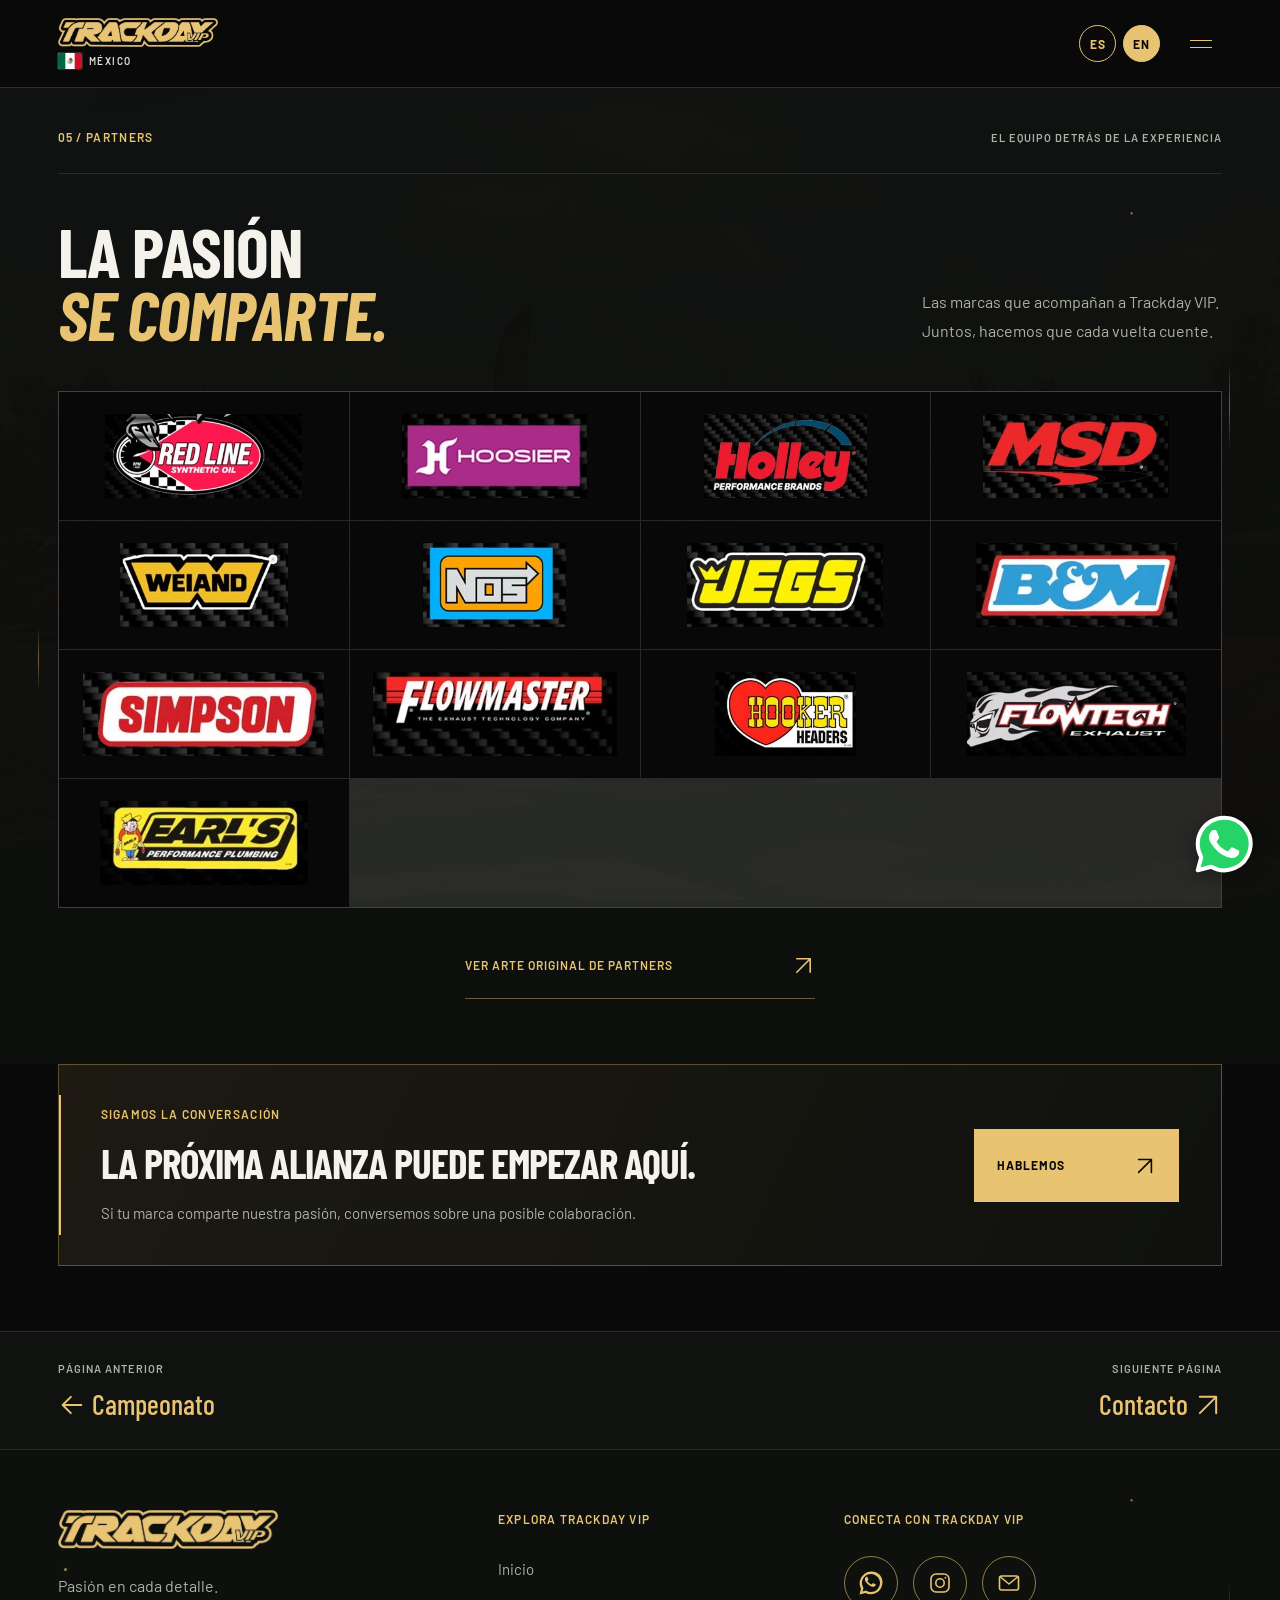
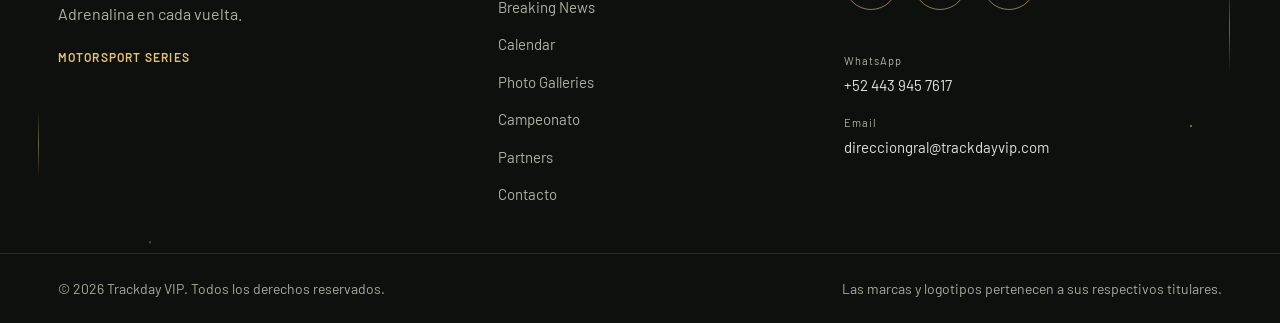
<file: partners.html>
<!doctype html><html lang="es"><head><meta charset="utf-8"><meta name="viewport" content="width=device-width, initial-scale=1"><meta name="theme-color" content="#090a09"><title>Partners | Trackday VIP</title><meta name="description" content="Partners — Trackday VIP Motorsport Series."><link rel="icon" href="assets/logo.png"><link rel="stylesheet" href="style.css?v=6d8b97217529"></head><body data-page="partners"><a class="skip" href="#content">Saltar al contenido / Skip to content</a><header class="site-header">
<a href="index.html" class="edition" aria-label="Trackday VIP — Inicio / Home"><img src="assets/logo.png" alt="Trackday VIP" width="1841" height="330"><span class="country-badge"><img src="assets/mexico.svg" alt="" width="24" height="16"><span data-t="countryLabel">MÉXICO</span></span></a>
<nav class="desktop-nav" aria-label="Principal"><a href="index.html" data-home data-t="homeNav">Inicio</a><a href="news.html">Breaking News</a><a href="calendar.html">Calendar</a><a href="gallery.html">Photo Galleries</a><a href="campeonato.html" data-t="navChamp">Campeonato</a><a href="partners.html" aria-current="page">Partners</a><a class="contact-menu-cta" href="contact.html"><span data-t="navContact">Contacto</span></a></nav>
<div class="header-controls"><div class="languages" role="group" aria-label="Idioma / Language"><button type="button" data-lang="es" aria-label="Español" aria-pressed="true">ES</button><button type="button" data-lang="en" aria-label="English" aria-pressed="false">EN</button></div><button type="button" class="menu-toggle" aria-label="Abrir menú / Open menu" aria-expanded="false" aria-controls="menu"><span></span><span></span></button></div>
</header><div id="menu" class="menu" hidden><nav aria-label="Menú móvil"><a href="index.html" data-home><span>00</span><b data-t="homeNav">Inicio</b> <svg class="icon-arrow" viewBox="0 0 24 24" aria-hidden="true" focusable="false"><path d="M5 19 19 5M5 5h14v14"/></svg></a><a href="news.html"><span>01</span>Breaking News <svg class="icon-arrow" viewBox="0 0 24 24" aria-hidden="true" focusable="false"><path d="M5 19 19 5M5 5h14v14"/></svg></a><a href="calendar.html"><span>02</span>Calendar <svg class="icon-arrow" viewBox="0 0 24 24" aria-hidden="true" focusable="false"><path d="M5 19 19 5M5 5h14v14"/></svg></a><a href="gallery.html"><span>03</span>Photo Galleries <svg class="icon-arrow" viewBox="0 0 24 24" aria-hidden="true" focusable="false"><path d="M5 19 19 5M5 5h14v14"/></svg></a><a href="campeonato.html"><span>04</span><b data-t="navChamp">Campeonato</b> <svg class="icon-arrow" viewBox="0 0 24 24" aria-hidden="true" focusable="false"><path d="M5 19 19 5M5 5h14v14"/></svg></a><a href="partners.html" aria-current="page"><span>05</span>Partners <svg class="icon-arrow" viewBox="0 0 24 24" aria-hidden="true" focusable="false"><path d="M5 19 19 5M5 5h14v14"/></svg></a><a class="contact-menu-cta" href="contact.html"><b data-t="navContact">Contacto</b><span aria-hidden="true"><svg class="icon-arrow" viewBox="0 0 24 24" aria-hidden="true" focusable="false"><path d="M5 19 19 5M5 5h14v14"/></svg></span></a></nav><p>TRACKDAY VIP / MOTORSPORT SERIES</p></div><main id="content" tabindex="-1"><section id="partners" class="section partners-section"><div class="section-gold-background" aria-hidden="true"><i></i><i></i><i></i><i></i><i></i><i></i></div><div class="section-top"><p class="section-label">05 / PARTNERS</p><span class="micro" data-t="partnersTag">EL EQUIPO DETRÁS DE LA EXPERIENCIA</span></div><div class="partners-heading"><h1 data-t="partnersTitle">LA PASIÓN<br><em>SE COMPARTE.</em></h1><p class="section-intro" data-t="partnersIntro">Las marcas que acompañan a Trackday VIP. Juntos, hacemos que cada vuelta cuente.</p></div><div class="partner-grid">
<img src="assets/redline.webp" alt="Red Line Synthetic Oil" loading="lazy"><img src="assets/hoosier.webp" alt="Hoosier" loading="lazy"><img src="assets/holley.webp" alt="Holley Performance Brands" loading="lazy"><img src="assets/msd.webp" alt="MSD" loading="lazy"><img src="assets/weiand.webp" alt="Weiand" loading="lazy"><img src="assets/nos.webp" alt="NOS" loading="lazy"><img src="assets/jegs.webp" alt="JEGS" loading="lazy"><img src="assets/bm.webp" alt="B&M" loading="lazy"><img src="assets/simpson.webp" alt="Simpson" loading="lazy"><img src="assets/flowmaster.webp" alt="Flowmaster" loading="lazy"><img src="assets/hooker.webp" alt="Hooker Headers" loading="lazy"><img src="assets/flowtech.webp" alt="Flowtech Exhaust" loading="lazy"><img src="assets/earls.webp" alt="Earl’s Performance Plumbing" loading="lazy">
</div><button class="text-button" type="button" data-open="partners"><span data-t="partnerPoster">VER ARTE ORIGINAL DE PARTNERS</span><span><svg class="icon-arrow" viewBox="0 0 24 24" aria-hidden="true" focusable="false"><path d="M5 19 19 5M5 5h14v14"/></svg></span></button></section><aside class="contact-invitation"><div><span class="section-label" data-t="inviteLabel">SIGAMOS LA CONVERSACIÓN</span><h2 data-t="inviteTitle_partners">LA PRÓXIMA ALIANZA PUEDE EMPEZAR AQUÍ.</h2><p data-t="inviteBody_partners">Si tu marca comparte nuestra pasión, conversemos sobre una posible colaboración.</p></div><a class="gold-button" href="contact.html?topic=partners"><span data-t="inviteCta">HABLEMOS</span><span><svg class="icon-arrow" viewBox="0 0 24 24" aria-hidden="true" focusable="false"><path d="M5 19 19 5M5 5h14v14"/></svg></span></a></aside></main><nav class="page-navigation" aria-label="Entre páginas / Between pages"><a href="campeonato.html"><span class="micro" data-t="previousPage">PÁGINA ANTERIOR</span><strong><svg class="icon-arrow" viewBox="0 0 24 24" aria-hidden="true" focusable="false"><path d="M20 12H4m7-7-7 7 7 7"/></svg> <span data-t="navChamp">Campeonato</span></strong></a><a href="contact.html"><span class="micro" data-t="nextPage">SIGUIENTE PÁGINA</span><strong><span data-t="navContact">Contacto</span> <svg class="icon-arrow" viewBox="0 0 24 24" aria-hidden="true" focusable="false"><path d="M5 19 19 5M5 5h14v14"/></svg></strong></a></nav><footer class="full-footer"><div class="section-gold-background" aria-hidden="true"><i></i><i></i><i></i><i></i><i></i><i></i></div>
<div class="footer-main"><div class="footer-brand"><a href="index.html" aria-label="Trackday VIP"><img src="assets/logo.png" alt="Trackday VIP" width="1841" height="330"></a><p data-t="footerBrand">Pasión en cada detalle.<br>Adrenalina en cada vuelta.</p><span class="micro">MOTORSPORT SERIES</span></div>
<nav class="footer-navigation" aria-label="Explorar / Explore"><h2 data-t="footerExplore">EXPLORA TRACKDAY VIP</h2><a href="index.html" data-t="homeNav">Inicio</a><a href="news.html">Breaking News</a><a href="calendar.html">Calendar</a><a href="gallery.html">Photo Galleries</a><a href="campeonato.html" data-t="navChamp">Campeonato</a><a href="partners.html">Partners</a><a href="contact.html" data-t="navContact">Contacto</a></nav>
<div class="footer-contact"><h2 data-t="footerContact">CONECTA CON TRACKDAY VIP</h2><div class="social-icons" aria-label="Redes sociales y contacto / Social media and contact">
<a class="social-icon" data-contact="whatsapp" href="https://wa.me/524439457617" target="_blank" rel="noopener noreferrer" aria-label="WhatsApp +52 443 945 7617"><svg viewBox="0 0 24 24" aria-hidden="true"><path d="M20.4 3.6A11.8 11.8 0 0 0 2 17.8L.5 23.5l5.9-1.6A11.8 11.8 0 0 0 23.5 11.4c0-3-1.1-5.7-3.1-7.8ZM12 21a9 9 0 0 1-4.6-1.3l-.3-.2-3.5.9.9-3.4-.2-.3A9 9 0 1 1 12 21Z"/><path d="M8.2 6.5c-.2-.5-.5-.5-.8-.5H7c-.3 0-.7.1-1 .5s-1.2 1.2-1.2 2.8 1.2 3.1 1.4 3.3c.1.2 2.4 3.7 5.8 5.1.8.4 1.4.5 1.9.7.8.2 1.5.2 2.1.1.6-.1 1.8-.8 2.1-1.5s.3-1.4.2-1.5c-.1-.2-.3-.3-.7-.5l-2.2-1c-.3-.1-.5-.2-.8.2l-1 1.2c-.2.2-.4.3-.7.1-.4-.2-1.5-.5-2.8-1.7-1-.9-1.7-2-1.9-2.3-.2-.3 0-.5.2-.7l.5-.6.3-.5c.1-.2 0-.4 0-.6Z" transform="translate(2 1) scale(.8)"/></svg><span>WhatsApp</span></a>
<a class="social-icon" data-contact="instagram" href="https://www.instagram.com/trackday.vip/" target="_blank" rel="noopener noreferrer" aria-label="Instagram @trackday.vip"><svg viewBox="0 0 24 24" aria-hidden="true" class="stroke-icon"><rect x="3" y="3" width="18" height="18" rx="5"/><circle cx="12" cy="12" r="4.2"/><circle cx="17.4" cy="6.7" r=".9" fill="currentColor" stroke="none"/></svg><span>Instagram</span></a>
<a class="social-icon" data-contact="email" href="mailto:direcciongral@trackdayvip.com" aria-label="Email direcciongral@trackdayvip.com"><svg viewBox="0 0 24 24" aria-hidden="true" class="stroke-icon"><rect x="2.5" y="5" width="19" height="14" rx="2"/><path d="m3.5 6 8.5 7 8.5-7"/></svg><span data-t="emailShort">Email</span></a>
</div><p class="real-contact-details"><a href="https://wa.me/524439457617" target="_blank" rel="noopener noreferrer"><span>WhatsApp</span>+52 443 945 7617</a><a href="mailto:direcciongral@trackdayvip.com"><span data-t="emailShort">Email</span>direcciongral@trackdayvip.com</a></p><p id="contact-status" role="status" aria-live="polite"></p></div></div>
<div class="footer-legal"><span><span class="copyright-symbol">©</span> <span id="year">2026</span> Trackday VIP. <span data-t="rights">Todos los derechos reservados.</span></span><span data-t="trademarkNotice">Las marcas y logotipos pertenecen a sus respectivos titulares.</span></div>
</footer>
<nav class="mobile-dock" aria-label="Accesos rápidos / Quick navigation"><a href="news.html" aria-label="Breaking News"><svg viewBox="0 0 24 24"><path d="M4 4h16v16H4zM8 8h8M8 12h8M8 16h4"/></svg><span>News</span></a><a href="calendar.html" aria-label="Calendar"><svg viewBox="0 0 24 24"><path d="M4 6h16v14H4zM8 3v6M16 3v6M4 11h16"/></svg><span>Calendar</span></a><a href="gallery.html" aria-label="Photo Galleries"><svg viewBox="0 0 24 24"><path d="M3 5h18v15H3zM3 17l6-6 4 4 3-3 5 5"/><circle cx="16" cy="9" r="1"/></svg><span>Photos</span></a><a href="campeonato.html" aria-label="Campeonato / Championship"><svg viewBox="0 0 24 24"><path d="M5 21V3l15 2-4 5 4 5-15-2"/></svg><span data-t="dockChamp">Campeonato</span></a><a href="partners.html" aria-current="page" aria-label="Partners"><svg viewBox="0 0 24 24"><path d="M8 14l6-6M9 7l2-2a5 5 0 017 7l-2 2M15 17l-2 2a5 5 0 01-7-7l2-2"/></svg><span>Partners</span></a><a href="contact.html" aria-label="Contacto / Contact"><span data-t="navContact">Contacto</span></a></nav><dialog id="detail-dialog"><div class="dialog-toolbar"><span class="micro">TRACKDAY VIP / MOTORSPORT</span><button type="button" class="dialog-close arrow-button" aria-label="Cerrar / Close">×</button></div><div id="detail-content"></div></dialog><dialog id="photo-dialog"><div class="dialog-toolbar"><span class="micro" id="viewer-caption">PHOTO GALLERIES</span><button type="button" class="dialog-close arrow-button" aria-label="Cerrar / Close">×</button></div><img id="viewer-image" alt=""><div class="viewer-controls"><button type="button" id="viewer-prev" class="arrow-button" aria-label="Foto anterior / Previous photo"><svg class="icon-arrow" viewBox="0 0 24 24" aria-hidden="true" focusable="false"><path d="M20 12H4m7-7-7 7 7 7"/></svg></button><span class="micro" id="viewer-count"></span><button type="button" id="viewer-next" class="arrow-button" aria-label="Foto siguiente / Next photo"><svg class="icon-arrow" viewBox="0 0 24 24" aria-hidden="true" focusable="false"><path d="M4 12h16M13 5l7 7-7 7"/></svg></button></div></dialog><a class="floating-whatsapp-main" data-contact="whatsapp" href="https://wa.me/524439457617" target="_blank" rel="noopener noreferrer" aria-label="WhatsApp +52 443 945 7617"><span data-t="whatsappChat">Escríbenos por WhatsApp</span><svg class="whatsapp-vector" viewBox="0 0 24 24" aria-hidden="true" focusable="false"><path fill="#25d366" stroke="#fff" stroke-width="1.6" stroke-linejoin="round" d="M12 1.5a10.5 10.5 0 0 0-9.1 15.75L1.5 22.5l5.4-1.4A10.5 10.5 0 1 0 12 1.5Z"/><path fill="#fff" d="M17.472 14.382c-.297-.149-1.758-.867-2.03-.967-.273-.099-.471-.148-.67.15-.198.297-.767.966-.94 1.164-.173.199-.347.223-.644.075-.297-.149-1.255-.463-2.39-1.475-.883-.788-1.48-1.761-1.654-2.059-.173-.297-.018-.458.13-.606.134-.133.298-.347.446-.52.149-.174.198-.298.298-.497.099-.198.05-.372-.025-.52-.075-.15-.669-1.612-.916-2.207-.242-.579-.487-.5-.669-.51-.173-.008-.372-.01-.57-.01-.198 0-.52.074-.792.372-.272.297-1.04 1.016-1.04 2.479s1.065 2.876 1.213 3.074c.149.198 2.095 3.2 5.076 4.487.709.306 1.262.489 1.694.625.712.226 1.36.194 1.872.118.571-.085 1.758-.719 2.006-1.413.248-.694.248-1.289.173-1.413-.074-.124-.272-.198-.569-.347Z"/></svg></a><script src="site-config.js?v=8ca7f34451fa"></script><script src="content.js?v=d40fb4e74db9"></script><script src="script.js?v=1a89f07448e0"></script></body></html>
</file>
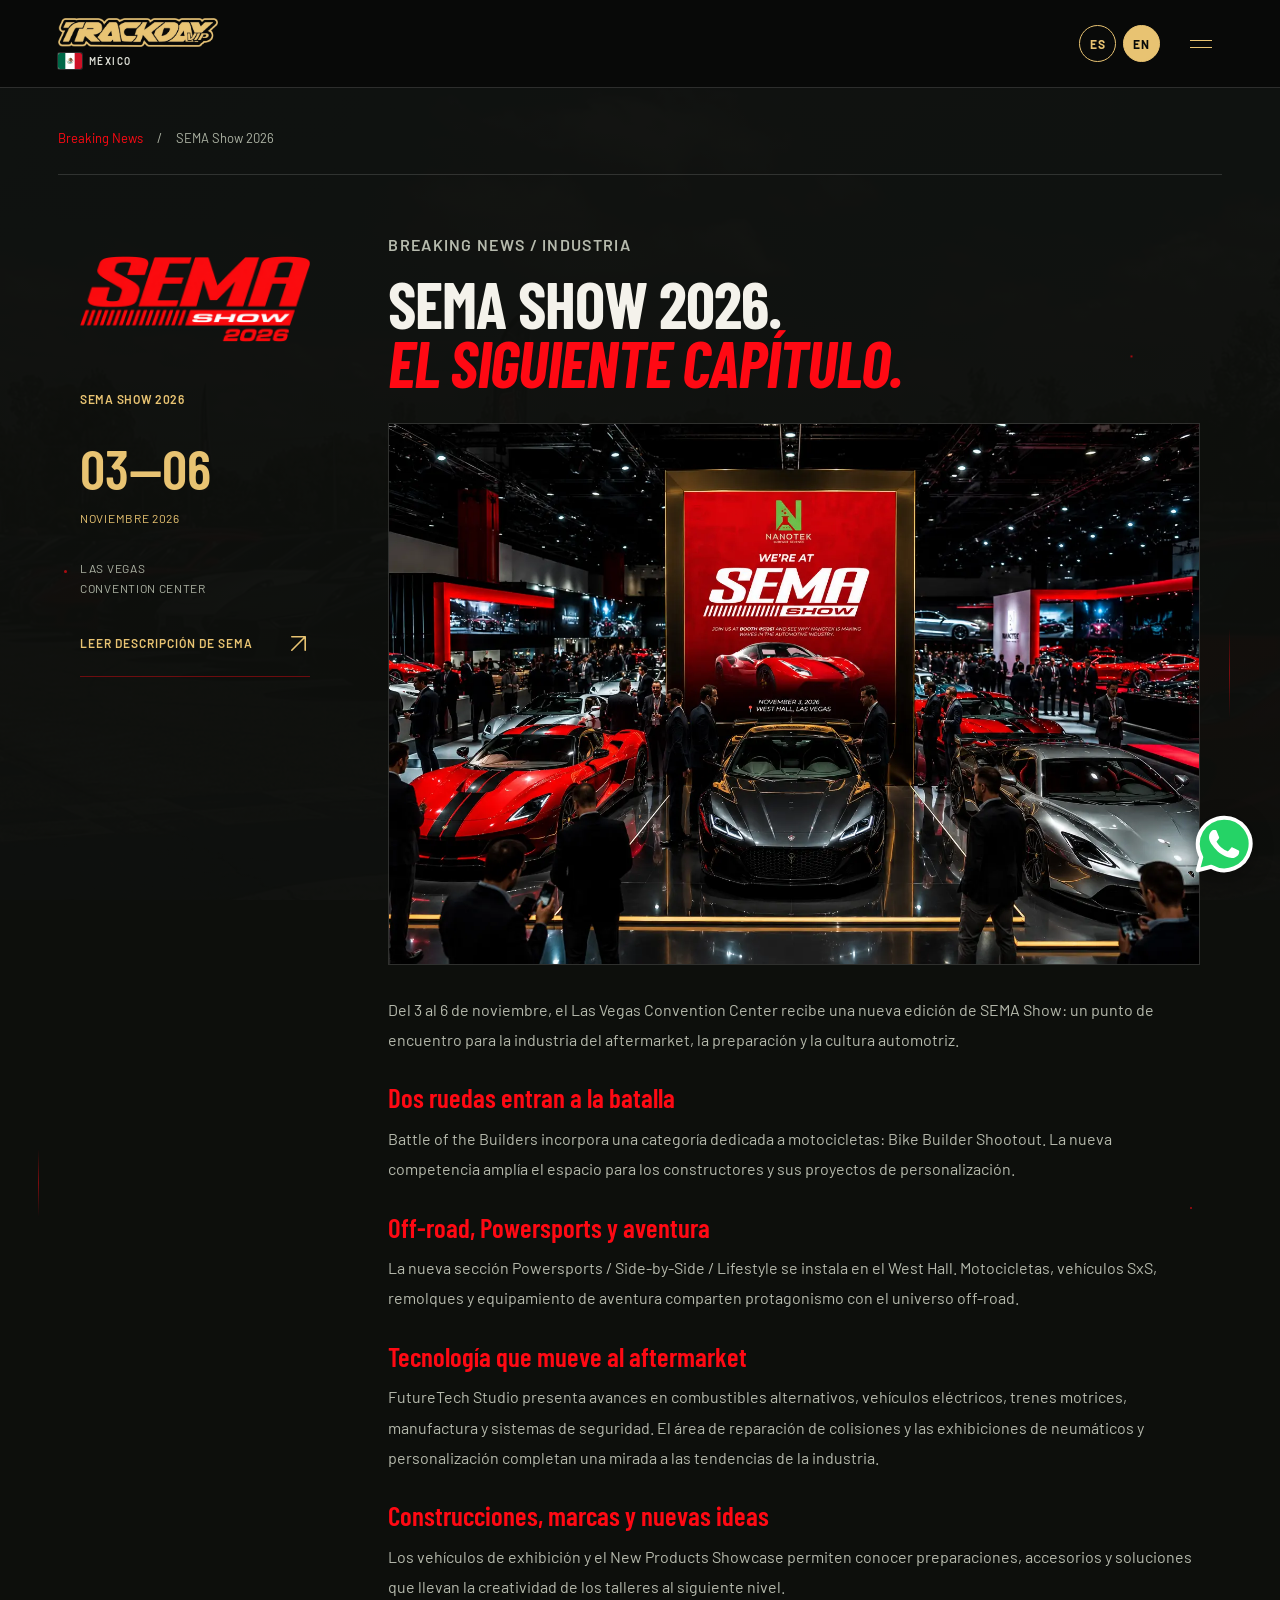
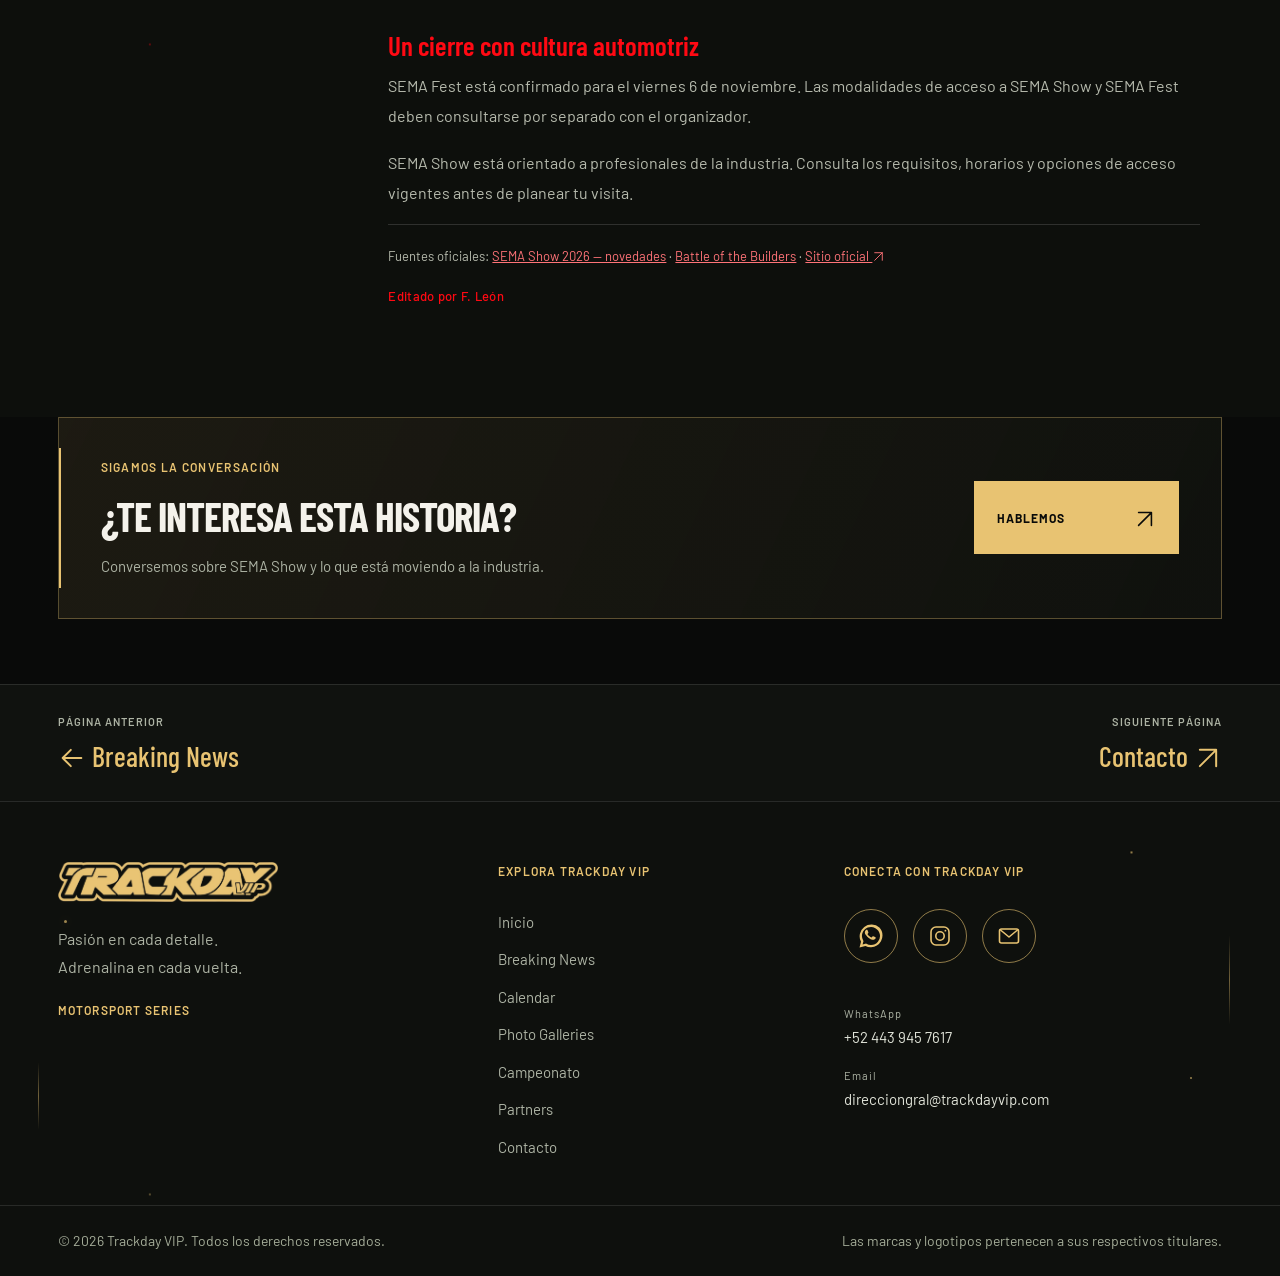
<file: sema-2026.html>
<!doctype html><html lang="es"><head><meta charset="utf-8"><meta name="viewport" content="width=device-width, initial-scale=1"><meta name="theme-color" content="#090a09"><title>SEMA Show 2026 | Trackday VIP</title><meta name="description" content="SEMA Show 2026 — Trackday VIP Motorsport Series."><link rel="icon" href="assets/logo.png"><link rel="stylesheet" href="style.css?v=6d8b97217529"></head><body data-page="article"><a class="skip" href="#content">Saltar al contenido / Skip to content</a><header class="site-header">
<a href="index.html" class="edition" aria-label="Trackday VIP — Inicio / Home"><img src="assets/logo.png" alt="Trackday VIP" width="1841" height="330"><span class="country-badge"><img src="assets/mexico.svg" alt="" width="24" height="16"><span data-t="countryLabel">MÉXICO</span></span></a>
<nav class="desktop-nav" aria-label="Principal"><a href="index.html" data-home data-t="homeNav">Inicio</a><a href="news.html" aria-current="page">Breaking News</a><a href="calendar.html">Calendar</a><a href="gallery.html">Photo Galleries</a><a href="campeonato.html" data-t="navChamp">Campeonato</a><a href="partners.html">Partners</a><a class="contact-menu-cta" href="contact.html"><span data-t="navContact">Contacto</span></a></nav>
<div class="header-controls"><div class="languages" role="group" aria-label="Idioma / Language"><button type="button" data-lang="es" aria-label="Español" aria-pressed="true">ES</button><button type="button" data-lang="en" aria-label="English" aria-pressed="false">EN</button></div><button type="button" class="menu-toggle" aria-label="Abrir menú / Open menu" aria-expanded="false" aria-controls="menu"><span></span><span></span></button></div>
</header><div id="menu" class="menu" hidden><nav aria-label="Menú móvil"><a href="index.html" data-home><span>00</span><b data-t="homeNav">Inicio</b> <svg class="icon-arrow" viewBox="0 0 24 24" aria-hidden="true" focusable="false"><path d="M5 19 19 5M5 5h14v14"/></svg></a><a href="news.html" aria-current="page"><span>01</span>Breaking News <svg class="icon-arrow" viewBox="0 0 24 24" aria-hidden="true" focusable="false"><path d="M5 19 19 5M5 5h14v14"/></svg></a><a href="calendar.html"><span>02</span>Calendar <svg class="icon-arrow" viewBox="0 0 24 24" aria-hidden="true" focusable="false"><path d="M5 19 19 5M5 5h14v14"/></svg></a><a href="gallery.html"><span>03</span>Photo Galleries <svg class="icon-arrow" viewBox="0 0 24 24" aria-hidden="true" focusable="false"><path d="M5 19 19 5M5 5h14v14"/></svg></a><a href="campeonato.html"><span>04</span><b data-t="navChamp">Campeonato</b> <svg class="icon-arrow" viewBox="0 0 24 24" aria-hidden="true" focusable="false"><path d="M5 19 19 5M5 5h14v14"/></svg></a><a href="partners.html"><span>05</span>Partners <svg class="icon-arrow" viewBox="0 0 24 24" aria-hidden="true" focusable="false"><path d="M5 19 19 5M5 5h14v14"/></svg></a><a class="contact-menu-cta" href="contact.html"><b data-t="navContact">Contacto</b><span aria-hidden="true"><svg class="icon-arrow" viewBox="0 0 24 24" aria-hidden="true" focusable="false"><path d="M5 19 19 5M5 5h14v14"/></svg></span></a></nav><p>TRACKDAY VIP / MOTORSPORT SERIES</p></div><main id="content" tabindex="-1"><section class="article-page section"><div class="section-gold-background" aria-hidden="true"><i></i><i></i><i></i><i></i><i></i><i></i></div><nav class="breadcrumbs" aria-label="Breadcrumb"><a href="news.html">Breaking News</a><span>/</span><span>SEMA Show 2026</span></nav><div class="article-page-layout"><aside class="article-sidebar"><img class="sema-sidebar-logo" src="assets/sema-show-2026-logo.png" alt="SEMA Show" width="1920" height="1080"><p class="section-label">SEMA SHOW 2026</p><span class="article-date">03—06<small data-t="nov">NOVIEMBRE 2026</small></span><p>LAS VEGAS<br>CONVENTION CENTER</p><a href="#sema-description" class="text-button"><span data-t="semaDescription">LEER DESCRIPCIÓN DE SEMA</span><span><svg class="icon-arrow" viewBox="0 0 24 24" aria-hidden="true" focusable="false"><path d="M5 19 19 5M5 5h14v14"/></svg></span></a></aside><div id="article-content"><article class="article-body" id="sema-description"><p class="section-label">BREAKING NEWS / INDUSTRIA</p><h1>SEMA SHOW 2026.<br><em>EL SIGUIENTE CAPÍTULO.</em></h1><img class="sema-feature-image" src="assets/sema-show-2026.png" alt="Imagen promocional de SEMA Show con superautos en exhibición" width="1536" height="1024" loading="eager"><p>Del 3 al 6 de noviembre, el Las Vegas Convention Center recibe una nueva edición de SEMA Show: un punto de encuentro para la industria del aftermarket, la preparación y la cultura automotriz.</p><h3>Dos ruedas entran a la batalla</h3><p>Battle of the Builders incorpora una categoría dedicada a motocicletas: Bike Builder Shootout. La nueva competencia amplía el espacio para los constructores y sus proyectos de personalización.</p><h3>Off-road, Powersports y aventura</h3><p>La nueva sección Powersports / Side-by-Side / Lifestyle se instala en el West Hall. Motocicletas, vehículos SxS, remolques y equipamiento de aventura comparten protagonismo con el universo off-road.</p><h3>Tecnología que mueve al aftermarket</h3><p>FutureTech Studio presenta avances en combustibles alternativos, vehículos eléctricos, trenes motrices, manufactura y sistemas de seguridad. El área de reparación de colisiones y las exhibiciones de neumáticos y personalización completan una mirada a las tendencias de la industria.</p><h3>Construcciones, marcas y nuevas ideas</h3><p>Los vehículos de exhibición y el New Products Showcase permiten conocer preparaciones, accesorios y soluciones que llevan la creatividad de los talleres al siguiente nivel.</p><h3>Un cierre con cultura automotriz</h3><p>SEMA Fest está confirmado para el viernes 6 de noviembre. Las modalidades de acceso a SEMA Show y SEMA Fest deben consultarse por separado con el organizador.</p><p>SEMA Show está orientado a profesionales de la industria. Consulta los requisitos, horarios y opciones de acceso vigentes antes de planear tu visita.</p><p class="source-links">Fuentes oficiales: <a href="https://semashow.com/node/1000017" target="_blank" rel="noopener">SEMA Show 2026 — novedades</a> · <a href="https://semashow.com/botb/" target="_blank" rel="noopener">Battle of the Builders</a> · <a href="https://semashow.com" target="_blank" rel="noopener">Sitio oficial <svg class="icon-arrow" viewBox="0 0 24 24" aria-hidden="true" focusable="false"><path d="M5 19 19 5M5 5h14v14"/></svg></a></p><p class="editor-credit">Editado por F. León</p></article></div></div></section><aside class="contact-invitation"><div><span class="section-label" data-t="inviteLabel">SIGAMOS LA CONVERSACIÓN</span><h2 data-t="inviteTitle_sema">¿TE INTERESA ESTA HISTORIA?</h2><p data-t="inviteBody_sema">Conversemos sobre SEMA Show y lo que está moviendo a la industria.</p></div><a class="gold-button" href="contact.html?topic=sema"><span data-t="inviteCta">HABLEMOS</span><span><svg class="icon-arrow" viewBox="0 0 24 24" aria-hidden="true" focusable="false"><path d="M5 19 19 5M5 5h14v14"/></svg></span></a></aside></main><nav class="page-navigation" aria-label="Entre páginas / Between pages"><a href="news.html"><span class="micro" data-t="previousPage">PÁGINA ANTERIOR</span><strong><svg class="icon-arrow" viewBox="0 0 24 24" aria-hidden="true" focusable="false"><path d="M20 12H4m7-7-7 7 7 7"/></svg> Breaking News</strong></a><a href="contact.html"><span class="micro" data-t="nextPage">SIGUIENTE PÁGINA</span><strong><span data-t="navContact">Contacto</span> <svg class="icon-arrow" viewBox="0 0 24 24" aria-hidden="true" focusable="false"><path d="M5 19 19 5M5 5h14v14"/></svg></strong></a></nav><footer class="full-footer"><div class="section-gold-background" aria-hidden="true"><i></i><i></i><i></i><i></i><i></i><i></i></div>
<div class="footer-main"><div class="footer-brand"><a href="index.html" aria-label="Trackday VIP"><img src="assets/logo.png" alt="Trackday VIP" width="1841" height="330"></a><p data-t="footerBrand">Pasión en cada detalle.<br>Adrenalina en cada vuelta.</p><span class="micro">MOTORSPORT SERIES</span></div>
<nav class="footer-navigation" aria-label="Explorar / Explore"><h2 data-t="footerExplore">EXPLORA TRACKDAY VIP</h2><a href="index.html" data-t="homeNav">Inicio</a><a href="news.html">Breaking News</a><a href="calendar.html">Calendar</a><a href="gallery.html">Photo Galleries</a><a href="campeonato.html" data-t="navChamp">Campeonato</a><a href="partners.html">Partners</a><a href="contact.html" data-t="navContact">Contacto</a></nav>
<div class="footer-contact"><h2 data-t="footerContact">CONECTA CON TRACKDAY VIP</h2><div class="social-icons" aria-label="Redes sociales y contacto / Social media and contact">
<a class="social-icon" data-contact="whatsapp" href="https://wa.me/524439457617" target="_blank" rel="noopener noreferrer" aria-label="WhatsApp +52 443 945 7617"><svg viewBox="0 0 24 24" aria-hidden="true"><path d="M20.4 3.6A11.8 11.8 0 0 0 2 17.8L.5 23.5l5.9-1.6A11.8 11.8 0 0 0 23.5 11.4c0-3-1.1-5.7-3.1-7.8ZM12 21a9 9 0 0 1-4.6-1.3l-.3-.2-3.5.9.9-3.4-.2-.3A9 9 0 1 1 12 21Z"/><path d="M8.2 6.5c-.2-.5-.5-.5-.8-.5H7c-.3 0-.7.1-1 .5s-1.2 1.2-1.2 2.8 1.2 3.1 1.4 3.3c.1.2 2.4 3.7 5.8 5.1.8.4 1.4.5 1.9.7.8.2 1.5.2 2.1.1.6-.1 1.8-.8 2.1-1.5s.3-1.4.2-1.5c-.1-.2-.3-.3-.7-.5l-2.2-1c-.3-.1-.5-.2-.8.2l-1 1.2c-.2.2-.4.3-.7.1-.4-.2-1.5-.5-2.8-1.7-1-.9-1.7-2-1.9-2.3-.2-.3 0-.5.2-.7l.5-.6.3-.5c.1-.2 0-.4 0-.6Z" transform="translate(2 1) scale(.8)"/></svg><span>WhatsApp</span></a>
<a class="social-icon" data-contact="instagram" href="https://www.instagram.com/trackday.vip/" target="_blank" rel="noopener noreferrer" aria-label="Instagram @trackday.vip"><svg viewBox="0 0 24 24" aria-hidden="true" class="stroke-icon"><rect x="3" y="3" width="18" height="18" rx="5"/><circle cx="12" cy="12" r="4.2"/><circle cx="17.4" cy="6.7" r=".9" fill="currentColor" stroke="none"/></svg><span>Instagram</span></a>
<a class="social-icon" data-contact="email" href="mailto:direcciongral@trackdayvip.com" aria-label="Email direcciongral@trackdayvip.com"><svg viewBox="0 0 24 24" aria-hidden="true" class="stroke-icon"><rect x="2.5" y="5" width="19" height="14" rx="2"/><path d="m3.5 6 8.5 7 8.5-7"/></svg><span data-t="emailShort">Email</span></a>
</div><p class="real-contact-details"><a href="https://wa.me/524439457617" target="_blank" rel="noopener noreferrer"><span>WhatsApp</span>+52 443 945 7617</a><a href="mailto:direcciongral@trackdayvip.com"><span data-t="emailShort">Email</span>direcciongral@trackdayvip.com</a></p><p id="contact-status" role="status" aria-live="polite"></p></div></div>
<div class="footer-legal"><span><span class="copyright-symbol">©</span> <span id="year">2026</span> Trackday VIP. <span data-t="rights">Todos los derechos reservados.</span></span><span data-t="trademarkNotice">Las marcas y logotipos pertenecen a sus respectivos titulares.</span></div>
</footer>
<nav class="mobile-dock" aria-label="Accesos rápidos / Quick navigation"><a href="news.html" aria-current="page" aria-label="Breaking News"><svg viewBox="0 0 24 24"><path d="M4 4h16v16H4zM8 8h8M8 12h8M8 16h4"/></svg><span>News</span></a><a href="calendar.html" aria-label="Calendar"><svg viewBox="0 0 24 24"><path d="M4 6h16v14H4zM8 3v6M16 3v6M4 11h16"/></svg><span>Calendar</span></a><a href="gallery.html" aria-label="Photo Galleries"><svg viewBox="0 0 24 24"><path d="M3 5h18v15H3zM3 17l6-6 4 4 3-3 5 5"/><circle cx="16" cy="9" r="1"/></svg><span>Photos</span></a><a href="campeonato.html" aria-label="Campeonato / Championship"><svg viewBox="0 0 24 24"><path d="M5 21V3l15 2-4 5 4 5-15-2"/></svg><span data-t="dockChamp">Campeonato</span></a><a href="partners.html" aria-label="Partners"><svg viewBox="0 0 24 24"><path d="M8 14l6-6M9 7l2-2a5 5 0 017 7l-2 2M15 17l-2 2a5 5 0 01-7-7l2-2"/></svg><span>Partners</span></a><a href="contact.html" aria-label="Contacto / Contact"><span data-t="navContact">Contacto</span></a></nav><dialog id="detail-dialog"><div class="dialog-toolbar"><span class="micro">TRACKDAY VIP / MOTORSPORT</span><button type="button" class="dialog-close arrow-button" aria-label="Cerrar / Close">×</button></div><div id="detail-content"></div></dialog><dialog id="photo-dialog"><div class="dialog-toolbar"><span class="micro" id="viewer-caption">PHOTO GALLERIES</span><button type="button" class="dialog-close arrow-button" aria-label="Cerrar / Close">×</button></div><img id="viewer-image" alt=""><div class="viewer-controls"><button type="button" id="viewer-prev" class="arrow-button" aria-label="Foto anterior / Previous photo"><svg class="icon-arrow" viewBox="0 0 24 24" aria-hidden="true" focusable="false"><path d="M20 12H4m7-7-7 7 7 7"/></svg></button><span class="micro" id="viewer-count"></span><button type="button" id="viewer-next" class="arrow-button" aria-label="Foto siguiente / Next photo"><svg class="icon-arrow" viewBox="0 0 24 24" aria-hidden="true" focusable="false"><path d="M4 12h16M13 5l7 7-7 7"/></svg></button></div></dialog><a class="floating-whatsapp-main" data-contact="whatsapp" href="https://wa.me/524439457617" target="_blank" rel="noopener noreferrer" aria-label="WhatsApp +52 443 945 7617"><span data-t="whatsappChat">Escríbenos por WhatsApp</span><svg class="whatsapp-vector" viewBox="0 0 24 24" aria-hidden="true" focusable="false"><path fill="#25d366" stroke="#fff" stroke-width="1.6" stroke-linejoin="round" d="M12 1.5a10.5 10.5 0 0 0-9.1 15.75L1.5 22.5l5.4-1.4A10.5 10.5 0 1 0 12 1.5Z"/><path fill="#fff" d="M17.472 14.382c-.297-.149-1.758-.867-2.03-.967-.273-.099-.471-.148-.67.15-.198.297-.767.966-.94 1.164-.173.199-.347.223-.644.075-.297-.149-1.255-.463-2.39-1.475-.883-.788-1.48-1.761-1.654-2.059-.173-.297-.018-.458.13-.606.134-.133.298-.347.446-.52.149-.174.198-.298.298-.497.099-.198.05-.372-.025-.52-.075-.15-.669-1.612-.916-2.207-.242-.579-.487-.5-.669-.51-.173-.008-.372-.01-.57-.01-.198 0-.52.074-.792.372-.272.297-1.04 1.016-1.04 2.479s1.065 2.876 1.213 3.074c.149.198 2.095 3.2 5.076 4.487.709.306 1.262.489 1.694.625.712.226 1.36.194 1.872.118.571-.085 1.758-.719 2.006-1.413.248-.694.248-1.289.173-1.413-.074-.124-.272-.198-.569-.347Z"/></svg></a><script src="site-config.js?v=8ca7f34451fa"></script><script src="content.js?v=d40fb4e74db9"></script><script src="script.js?v=1a89f07448e0"></script></body></html>
</file>
<file: style.css>
@import url('https://fonts.googleapis.com/css2?family=Barlow+Condensed:ital,wght@0,500;0,600;0,700;0,800;1,600;1,700;1,800&family=Barlow:wght@400;500;600;700&display=swap');
:root{--gold:#e8c372;--ink:#090a09;--panel:#131512;--white:#f4f2eb;--muted:#989c90;--line:#ffffff1c;--display:'Barlow Condensed','Arial Narrow',Impact,sans-serif;--body:Barlow,Arial,sans-serif}*{box-sizing:border-box}html{scroll-behavior:smooth;scroll-padding-top:95px}body{margin:0;background:var(--ink);color:var(--white);font-family:var(--body);-webkit-font-smoothing:antialiased}a{color:inherit;text-decoration:none}button{font:inherit;color:inherit;cursor:pointer;border:0;background:none}button,a{-webkit-tap-highlight-color:transparent}button:focus-visible,a:focus-visible,[tabindex]:focus-visible{outline:2px solid var(--gold);outline-offset:5px}img{max-width:100%;display:block}button:disabled{opacity:.4;cursor:default}::selection{background:var(--gold);color:var(--ink)}.skip{position:fixed;top:-80px;left:12px;padding:12px;background:var(--gold);color:var(--ink);z-index:100}.skip:focus{top:8px}.site-header{height:88px;position:absolute;top:0;left:0;right:0;z-index:30;padding:0 4.5%;display:flex;align-items:center;justify-content:space-between;border-bottom:1px solid #ffffff26;background:linear-gradient(#090a09ad,transparent)}.edition{display:flex;gap:12px;align-items:center;font-size:9px;letter-spacing:2px;line-height:1.6}.edition b{font-weight:500;color:var(--gold)}.checker{display:inline-block;width:28px;height:24px;background:conic-gradient(var(--gold) 25%,transparent 0 50%,var(--gold) 0 75%,transparent 0) 0 0/12px 12px;transform:skew(-10deg)}.desktop-nav{display:flex;gap:28px;align-items:center;font-size:11px;font-weight:600}.desktop-nav a{padding:15px 0;position:relative}.desktop-nav a:after{content:'';position:absolute;bottom:5px;left:0;width:0;height:1px;background:var(--gold);transition:width .25s}.desktop-nav a:hover:after{width:100%}.header-controls{display:flex;align-items:center;gap:20px}.languages{display:flex;gap:7px}.languages button{height:37px;width:37px;display:grid;place-items:center;border:1px solid var(--gold);border-radius:50%;background:var(--gold);color:var(--ink);font-size:10px;letter-spacing:1px;font-weight:700;transition:background .2s,color .2s}.languages button[aria-pressed=true]{color:var(--gold);background:var(--ink)}.menu-toggle{display:none;width:42px;height:42px;padding:10px}.menu-toggle span{display:block;width:22px;height:1px;background:var(--gold);margin:6px 0;transition:transform .25s}.menu-toggle[aria-expanded=true] span:first-child{transform:translateY(3.5px) rotate(45deg)}.menu-toggle[aria-expanded=true] span:last-child{transform:translateY(-3.5px) rotate(-45deg)}.menu{position:fixed;inset:0;z-index:25;background:#10110ff5;backdrop-filter:blur(20px);padding:120px 7% 110px}.menu[hidden]{display:none}.menu nav{display:flex;flex-direction:column}.menu a{font-family:var(--display);font-weight:600;font-size:clamp(30px,7vw,52px);padding:15px 0;border-bottom:1px solid var(--line)}.menu a span{font:10px var(--body);color:var(--gold);margin-right:20px}.menu a b{font-weight:600}.menu p{font-size:9px;letter-spacing:2px;color:var(--muted);margin-top:35px}body.menu-open{overflow:hidden}.hero{position:relative;min-height:min(940px,100svh);height:860px;max-height:1100px;display:flex;flex-direction:column;justify-content:space-between;overflow:hidden;padding:140px 4.5% 0}.hero-photo,.hero-shade,.hero-grid{position:absolute;inset:0;width:100%;height:100%;object-fit:cover;z-index:-3}.hero-photo{object-position:center 58%;animation:hero-pan 18s ease-in-out infinite alternate}.hero-shade{z-index:-2;background:linear-gradient(180deg,#090a0999 0%,#090a0908 37%,#090a0955 55%,#090a09f5 100%),linear-gradient(90deg,#090a0933,transparent)}.hero-grid{z-index:-1;background:linear-gradient(90deg,transparent calc(50% - .5px),#ffffff09 50%,transparent calc(50% + .5px));pointer-events:none}.hero{isolation:isolate}.hero-brand{text-align:center}.hero-brand .micro{color:#ded7bf;margin:0 0 22px;font-size:9px;letter-spacing:4px}.hero-brand img{width:min(850px,80%);margin:auto;filter:drop-shadow(0 5px 15px #0006)}.hero-content{display:flex;justify-content:space-between;align-items:flex-end;margin-top:auto;padding:65px 0 48px}.label,.micro,.section-label{font-size:10px;font-weight:600;letter-spacing:2px;line-height:1.7;margin:0}.label{color:var(--gold);display:flex;gap:10px;align-items:center}.live-dot{display:inline-block;width:6px;height:6px;flex-shrink:0;border-radius:50%;background:var(--gold);box-shadow:0 0 12px #e8c37277;animation:pulse 2.8s infinite}.gold-dot{width:5px;height:5px;border-radius:50%;background:var(--gold)}h1,h2,h3,p{margin-top:0}h1,h2{font-family:var(--display);font-weight:700;line-height:.92;letter-spacing:-1px;margin-bottom:0}h1{font-size:clamp(70px,8.6vw,128px);margin-top:15px}em{color:var(--gold);font-style:italic;font-weight:700}.hero-aside{width:300px;padding-bottom:6px}.hero-aside p{font-size:14px;line-height:1.7;color:#d0d0c6;margin-bottom:25px}.gold-button{padding:20px 23px;display:flex;justify-content:space-between;gap:25px;align-items:center;background:var(--gold);color:var(--ink);font-size:10px;font-weight:700;letter-spacing:1px;transition:background .2s,transform .2s}.gold-button:hover{background:#f0d292;transform:translateY(-3px)}.gold-button span:last-child{font-size:22px}.hero-bottom{height:57px;border-top:1px solid #ffffff30;display:flex;align-items:center;justify-content:space-between;font-size:8px;font-weight:500;letter-spacing:2px;color:#c1c1b2}.hero-number{color:var(--gold)}.news-ticker{display:flex;align-items:center;gap:30px;min-height:59px;background:var(--gold);color:var(--ink);padding:0 4.5%;font-size:11px;letter-spacing:1.4px;font-weight:700;overflow:hidden}.ticker-tag{display:flex;gap:10px;align-items:center;white-space:nowrap;padding-right:30px;border-right:1px solid #090a0940}.ticker-tag .live-dot{background:var(--ink);box-shadow:none}.ticker-text{flex:1;white-space:nowrap}.ticker-arrow{font-size:25px}.section{padding:80px 4.5% 90px;scroll-margin-top:0}.section-top{display:flex;justify-content:space-between;align-items:center;gap:20px;padding-bottom:25px;margin-bottom:45px;border-bottom:1px solid var(--line)}.section-label{color:var(--gold);font-size:10px}.section-top>.micro{color:var(--muted);font-size:8px;letter-spacing:1.5px}h2{font-size:clamp(48px,5.4vw,80px)}.news-layout{display:grid;grid-template-columns:1.02fr 1fr;gap:8%;align-items:center}.sema-art{overflow:hidden;background:var(--gold);color:var(--ink);min-height:500px;position:relative;text-align:left;padding:34px;width:100%;transition:transform .3s;isolation:isolate}.sema-art:hover{transform:translateY(-5px)}.sema-art:after{content:'';position:absolute;width:110px;height:120%;background:#090a090a;transform:rotate(32deg);top:-10%;left:40%;z-index:-1}.sema-word{display:block;font-family:var(--display);font-size:clamp(80px,10.5vw,158px);font-weight:800;font-style:italic;line-height:.78;margin-top:38px;letter-spacing:-4px}.sema-word>span{display:block;-webkit-text-stroke:1px var(--ink);color:transparent}.sema-year{position:absolute;right:28px;bottom:77px;font:800 90px/.74 var(--display);letter-spacing:-3px;text-align:right}.sema-year span{display:block}.sema-date{display:block;margin-top:37px;max-width:140px;font:600 27px/1 var(--display)}.art-bottom{position:absolute;bottom:0;left:34px;right:34px;height:53px;border-top:1px solid #090a0960;display:flex;align-items:center;justify-content:space-between;font-size:8px;letter-spacing:1px}.art-bottom b{font-size:25px}.article-category{display:flex;align-items:center;gap:10px;color:var(--gold);font-size:9px;letter-spacing:1.5px;margin-bottom:22px}.news-copy h2{font-size:clamp(38px,4.5vw,67px)}.news-copy>p,.section-intro{font-size:14px;line-height:1.8;color:var(--muted);margin:25px 0}.news-facts{display:flex;gap:30px;margin:30px 0 15px}.news-facts>span{border-left:1px solid var(--gold);padding-left:17px;display:flex;flex-direction:column;gap:8px}.news-facts b{font:600 26px/1 var(--display)}.news-facts small{font-size:8px;letter-spacing:1px;color:var(--muted)}.text-button{display:flex;align-items:center;justify-content:space-between;gap:30px;width:100%;border-bottom:1px solid #e8c37270;font-size:9px;font-weight:600;letter-spacing:1.2px;padding:21px 0;color:var(--gold);text-align:left}.text-button>span:last-child{font-size:23px;line-height:1}.text-button:hover{color:var(--white)}.calendar-section{background:var(--panel);border-block:1px solid var(--line)}.calendar-layout{display:grid;grid-template-columns:1fr 1.35fr;gap:10%}.calendar-layout .section-intro{max-width:300px}.calendar-note{display:flex;align-items:center;gap:10px;color:var(--gold);font-size:11px;margin-top:33px;line-height:1.6}.event{display:flex;gap:28px;border-top:1px solid var(--line);padding:27px 0}.event:first-child{border-top:0;padding-top:0}.date-block{min-width:80px;display:flex;flex-direction:column;text-align:center;color:var(--gold);border-right:1px solid var(--line);padding-right:25px}.date-block>span{font-size:10px;letter-spacing:2px}.date-block strong{font:600 72px/1.1 var(--display)}.date-block small{font-size:8px;white-space:nowrap}.event-content{flex:1}.pill{display:inline-block;color:var(--muted);font-size:8px;letter-spacing:1px;margin-bottom:12px}.event h3{font:600 31px/1.1 var(--display);margin-bottom:11px}.event p{font-size:11px;line-height:1.6;color:var(--muted);margin-bottom:10px}.compact{padding:8px 0 0;border-bottom:0;font-size:8px}.archive-event{padding-top:27px}.archive-event .date-block{color:#b2b5a7}.text-link{font-size:8px;color:var(--gold);letter-spacing:1px;display:block;margin-top:20px}.gallery-heading{display:flex;justify-content:space-between;align-items:flex-end;margin-bottom:35px;gap:30px}.gallery-tools{text-align:right}.filters{display:flex;justify-content:flex-end;gap:8px;margin-bottom:18px}.filters button{border:1px solid var(--line);padding:10px 17px;font-size:8px;letter-spacing:1px;border-radius:20px}.filters button[aria-pressed=true]{background:var(--gold);color:var(--ink);border-color:var(--gold)}.gallery-tools p{color:var(--muted);font-size:8px;letter-spacing:1px}.gallery-track{display:flex;gap:18px;overflow-x:auto;scroll-snap-type:x mandatory;scrollbar-width:none;margin-right:-4.95%;padding-right:4.5%;overscroll-behavior-inline:contain}.gallery-track::-webkit-scrollbar{display:none}.photo-card{position:relative;flex:0 0 36%;padding:0;aspect-ratio:4/5;overflow:hidden;scroll-snap-align:start;text-align:left}.photo-card[hidden]{display:none}.photo-card img{height:100%;width:100%;object-fit:cover;transition:transform .6s}.photo-card:hover img{transform:scale(1.045)}.photo-card:after{content:'';position:absolute;inset:0;background:linear-gradient(transparent 55%,#090a09d9)}.photo-overlay{position:absolute;bottom:25px;left:25px;right:25px;z-index:1;display:flex;align-items:flex-end;justify-content:space-between}.photo-overlay small{display:block;color:var(--gold);font-size:8px;letter-spacing:2px;margin-bottom:10px}.photo-overlay strong{font:600 clamp(23px,2.4vw,34px)/1 var(--display)}.photo-overlay b{border:1px solid #ffffff70;border-radius:50%;width:35px;height:35px;display:grid;place-items:center;font-weight:400}.gallery-bottom{display:flex;justify-content:space-between;align-items:center;padding-top:23px}.gallery-bottom>.micro{font-size:8px;color:var(--muted)}.gallery-bottom>div{display:flex;gap:8px}.arrow-button{display:inline-grid;place-items:center;width:43px;height:43px;border-radius:50%;border:1px solid #e8c37270;color:var(--gold);font-size:22px;transition:background .2s,color .2s}.arrow-button:hover{background:var(--gold);color:var(--ink)}.championship-section{background:#161813;position:relative;overflow:hidden}.champ-layout{display:grid;grid-template-columns:1.2fr 1fr;gap:12%;align-items:center}.champ-copy .label{font-size:8px;margin-bottom:22px}.lap-time{font:500 clamp(80px,9.4vw,140px)/1 var(--display);letter-spacing:-3px;margin:35px 0 25px;color:var(--gold);font-variant-numeric:tabular-nums;white-space:nowrap}.lap-time span{color:var(--white)}.driver{display:flex;gap:20px;align-items:center;border-top:1px solid var(--line);padding-top:22px}.driver-number{font:600 30px var(--display);color:var(--gold);padding-right:20px;border-right:1px solid var(--line)}.driver h3{font:600 26px/1 var(--display);margin-bottom:8px}.driver p{font-size:10px;color:var(--muted);margin:0;line-height:1.6}.standings-note{font-size:10px;line-height:1.8;color:var(--muted);margin:20px 0 0;max-width:360px}.champ-visual{padding:0;position:relative;width:100%;max-width:390px;justify-self:end;transform:rotate(2deg);transition:transform .3s;box-shadow:0 18px 50px #0005}.champ-visual:hover{transform:rotate(0)}.champ-visual img{width:100%;height:auto}.poster-expand{position:absolute;right:12px;top:12px;display:grid;place-items:center;background:var(--gold);color:var(--ink);width:40px;height:40px;border-radius:50%;font-size:23px}.partners-heading{display:flex;align-items:flex-end;justify-content:space-between;gap:30px;margin-bottom:45px}.partners-heading p{max-width:300px;margin:0}.partner-grid{display:grid;grid-template-columns:repeat(4,1fr);gap:1px;background:var(--line);border:1px solid var(--line)}.partner-grid img{background:#070807;width:100%;height:128px;object-fit:contain;padding:22px}.partners-section>.text-button{max-width:350px;margin:25px auto 0}.closing{text-align:center;padding:80px 5% 65px;background:radial-gradient(ellipse at center,#e8c37220,transparent 70%);border-top:1px solid var(--line)}.closing .checker{width:24px;height:20px;background-size:10px 10px;margin-bottom:25px}.closing p{font:700 clamp(55px,7vw,105px)/.92 var(--display);letter-spacing:-1px;margin-bottom:30px}.closing a{margin:auto}footer{padding:25px 4.5%;border-top:1px solid var(--line);display:flex;justify-content:space-between;gap:20px;font-size:8px;letter-spacing:1.2px;color:var(--muted)}.mobile-dock{display:none}dialog{position:fixed;border:1px solid #e8c37245;background:#11130f;color:var(--white);padding:0;width:min(860px,94vw);max-height:90svh;overscroll-behavior:contain}dialog::backdrop{background:#000d;backdrop-filter:blur(12px)}.dialog-toolbar{position:sticky;top:0;z-index:2;display:flex;justify-content:space-between;align-items:center;padding:15px 24px;background:#11130ff2;border-bottom:1px solid var(--line)}.dialog-toolbar>.micro{font-size:8px;color:var(--gold)}.dialog-close{width:35px;height:35px}.article-body{padding:30px 36px 40px}.article-body h2{font-size:clamp(44px,7vw,72px);margin:16px 0 25px}.article-body p{color:#b6baad;font-size:14px;line-height:1.8}.article-body h3{font:600 27px/1.2 var(--display);margin:26px 0 10px;color:var(--gold)}.article-body .source-links{font-size:10px;border-top:1px solid var(--line);padding-top:20px}.source-links a{color:var(--gold);text-decoration:underline}.article-image{width:min(100%,600px);margin:0 auto}.poster-note{padding:15px 25px;color:var(--muted);font-size:11px;line-height:1.6}#viewer-image{width:100%;max-height:65svh;object-fit:contain;background:#050605}.viewer-controls{display:flex;justify-content:center;align-items:center;gap:25px;padding:17px}.viewer-controls .micro{color:var(--gold)}.no-scroll{overflow:hidden}@keyframes hero-pan{from{transform:scale(1.01)}to{transform:scale(1.07)}}@keyframes pulse{50%{opacity:.35}}.reveal-in{animation:rise .7s both}@keyframes rise{from{transform:translateY(22px);opacity:.3}to{transform:translateY(0);opacity:1}}@media(min-width:1600px){.section{padding-inline:max(4.5%,calc((100vw - 1440px)/2))}.hero{padding-inline:6%}.hero-brand img{width:1000px}}@media(max-width:1000px){.desktop-nav{gap:15px;font-size:10px}.edition{font-size:8px}.hero-aside{width:260px}.sema-art{min-height:440px}.sema-year{font-size:70px}.sema-word{font-size:105px}.news-layout{gap:6%}.news-copy h2{font-size:47px}.hero{height:800px}.champ-layout{gap:7%}.partner-grid{grid-template-columns:repeat(3,1fr)}}@media(max-width:760px){html{scroll-padding-top:22px}.site-header{height:78px;padding-inline:6%}.edition{font-size:8px;letter-spacing:1.6px}.checker{width:24px;height:20px;background-size:10px 10px}.desktop-nav{display:none}.header-controls{gap:13px}.languages button{width:33px;height:33px;font-size:9px}.menu-toggle{display:block}.hero{min-height:760px;min-height:min(860px,calc(100svh - 58px));height:820px;max-height:1000px;padding:118px 6% 0}.hero-brand img{width:100%}.hero-brand .micro{font-size:6.5px;letter-spacing:1.7px;margin-bottom:20px}.hero-photo{object-position:49% 45%;object-fit:cover}.hero-shade{background:linear-gradient(180deg,#090a0999,#090a0920 32%,#090a0940 49%,#090a09f7 82%)}.hero-content{display:block;padding:25px 0 22px}.hero-copy .label{font-size:7px;letter-spacing:1.4px}.hero h1{font-size:clamp(65px,17vw,100px);letter-spacing:-.5px;margin-top:12px}.hero-aside{width:100%;display:flex;align-items:center;gap:20px;margin-top:22px;padding:0}.hero-aside p{font-size:10px;line-height:1.7;margin:0;flex:1}.gold-button{width:145px;min-height:52px;font-size:7px;padding:12px 14px;letter-spacing:.7px;gap:7px}.gold-button span:last-child{font-size:21px}.hero-bottom{height:45px;font-size:6px;letter-spacing:1px;gap:8px}.hero-number{display:none}.news-ticker{min-height:51px;padding-inline:6%;gap:12px;font-size:7px;letter-spacing:.8px}.ticker-tag{padding-right:12px;gap:6px;font-size:7px}.ticker-text{white-space:normal;line-height:1.5}.ticker-arrow{font-size:20px}.section{padding:52px 6% 58px}.section-top{margin-bottom:29px;padding-bottom:17px}.section-label{font-size:9px;letter-spacing:1.4px}.section-top>.micro{font-size:6px;max-width:130px;text-align:right;letter-spacing:1px}.news-layout{display:flex;flex-direction:column;gap:30px}.sema-art{min-height:320px;padding:24px}.sema-art>.micro{font-size:8px}.sema-word{font-size:94px;margin-top:22px;letter-spacing:-2px}.sema-year{font-size:66px;right:24px;bottom:70px}.sema-date{font-size:23px;margin-top:22px}.art-bottom{left:24px;right:24px;font-size:6px;height:44px}.news-copy{width:100%}.article-category{font-size:8px;margin-bottom:18px}h2,.news-copy h2{font-size:clamp(43px,12vw,63px);line-height:.96}.news-copy>p,.section-intro{font-size:13px;line-height:1.8;margin:21px 0}.news-facts{margin:25px 0 10px;gap:25px}.news-facts b{font-size:25px}.news-facts small{font-size:7px}.text-button{font-size:8px;letter-spacing:1px;padding:18px 0}.calendar-layout{display:block}.calendar-layout .section-intro{max-width:280px}.calendar-note{font-size:10px;margin:24px 0 35px}.event{gap:20px;padding:23px 0}.date-block{min-width:70px;padding-right:20px}.date-block strong{font-size:64px}.date-block>span{font-size:8px}.event h3{font-size:29px}.event p{font-size:10px}.compact{font-size:7px;padding:8px 0}.gallery-heading{display:block;margin-bottom:25px}.gallery-tools{text-align:left;margin-top:24px}.filters{justify-content:flex-start;margin-bottom:15px}.filters button{font-size:7px;padding:10px 18px}.gallery-tools p{font-size:7px;letter-spacing:.8px}.gallery-track{margin-right:-6.82%;gap:12px;padding-right:6%}.photo-card{flex-basis:85%;aspect-ratio:4/5}.photo-overlay{left:20px;right:20px;bottom:22px}.photo-overlay strong{font-size:28px}.photo-overlay small{font-size:7px}.gallery-bottom{padding-top:16px}.gallery-bottom .arrow-button{height:36px;width:36px;font-size:19px}.champ-layout{display:flex;flex-direction:column;gap:35px}.champ-copy{width:100%}.champ-copy .label{font-size:7px;margin-bottom:18px}.lap-time{font-size:clamp(80px,23vw,120px);margin:28px 0 24px;letter-spacing:-2px}.driver h3{font-size:25px}.driver p{font-size:9px}.standings-note{font-size:10px}.champ-visual{width:80%;max-width:340px;margin:auto;transform:rotate(2deg)}.partners-heading{display:block;margin-bottom:28px}.partners-heading p{margin:22px 0 0;max-width:300px}.partner-grid{grid-template-columns:repeat(2,1fr)}.partner-grid img{height:95px;padding:17px}.closing{padding:55px 6%}.closing p{font-size:61px}footer{padding:23px 6% calc(100px + env(safe-area-inset-bottom));font-size:7px;flex-wrap:wrap;line-height:1.8;gap:12px}footer>span:last-child{display:none}.mobile-dock{display:flex;position:fixed;bottom:0;left:0;right:0;padding:9px 3% calc(9px + env(safe-area-inset-bottom));background:#10120fee;backdrop-filter:blur(20px);border-top:1px solid #e8c37245;z-index:20;justify-content:space-between}.mobile-dock a{width:20%;display:flex;align-items:center;flex-direction:column;gap:4px;color:#92988a;font-size:7px;letter-spacing:.2px;padding:2px}.mobile-dock svg{width:20px;height:20px;fill:none;stroke:currentColor;stroke-width:1.3;stroke-linejoin:round;stroke-linecap:round}.mobile-dock a.active{color:var(--gold)}dialog{width:94vw;max-height:88svh}.dialog-toolbar{padding:12px 17px}.article-body{padding:25px 22px 30px}.article-body p{font-size:13px}.article-body h3{font-size:25px}.poster-note{font-size:10px}#viewer-image{max-height:66svh}}@media(max-width:360px){.hero{padding-top:108px}.hero-aside{gap:12px}.hero-aside p{font-size:9px}.gold-button{width:133px}.hero h1{font-size:65px}.hero-brand .micro{font-size:6px}.date-block{min-width:62px;padding-right:14px}.event{gap:14px}.hero-bottom{font-size:5px}.lap-time{font-size:80px}}@media(prefers-reduced-motion:reduce){html{scroll-behavior:auto}*,*:before,*:after{animation:none!important;transition:none!important}.reveal-in{opacity:1;transform:none}}
@media(max-width:760px){.hero{height:calc(100svh - 60px);min-height:660px;max-height:900px}}

.hero-brand img{height:auto}@media(max-width:760px){.hero h1{font-size:clamp(42px,15vw,100px)}}@media(max-width:360px){.hero h1{font-size:14.4vw}}

/* Full website: independent documents, shared navigation and page layouts. */
.site-header{position:sticky;top:0;background:#090a09f5;backdrop-filter:blur(18px)}
.desktop-nav a[aria-current=page]{color:var(--gold)}.desktop-nav a[aria-current=page]:after{width:100%}
.menu a[aria-current=page]{color:var(--gold)}
.mobile-dock a[aria-current=page]{color:var(--gold)}
.brand-masthead{padding:35px 4.5% 30px;display:flex;flex-direction:column;align-items:center;gap:18px;border-bottom:1px solid var(--line);background:radial-gradient(ellipse at center,#e8c3720c,transparent 65%)}
.brand-masthead>a{width:min(430px,72%);display:block}
.brand-masthead img{width:100%;height:auto}
.brand-masthead>.micro{font-size:7px;letter-spacing:2.5px;color:var(--muted);text-align:center}
main{min-height:50vh}
main>.section{padding-top:40px;padding-bottom:65px;border-top:0}
.section h1{font-size:clamp(48px,5.4vw,80px);line-height:.92;margin:0;font-family:var(--display)}
.news-copy h1{font-size:clamp(38px,4.5vw,67px)}
a.sema-art{display:block}
.page-navigation{display:flex;justify-content:space-between;gap:30px;padding:28px 4.5%;border-top:1px solid var(--line);background:#10120f}
.page-navigation a{display:flex;flex-direction:column;gap:9px;color:var(--gold)}
.page-navigation a:last-child{text-align:right;align-items:flex-end}
.page-navigation .micro{font-size:7px;color:var(--muted);letter-spacing:1.5px}
.page-navigation strong{font-family:var(--display);font-size:28px;font-weight:500}
.gallery-track{display:grid;grid-template-columns:repeat(2,minmax(0,1fr));gap:22px;margin:0;padding:0;overflow:visible;scroll-snap-type:none}
.photo-card{width:100%;aspect-ratio:4/3}
.photo-card:first-child{grid-column:1/-1;aspect-ratio:16/8}
.photo-card[hidden]{display:none}
.breadcrumbs{display:flex;gap:14px;font-size:10px;color:var(--muted);padding-bottom:25px;border-bottom:1px solid var(--line);margin-bottom:35px}
.breadcrumbs a{color:var(--gold)}
.article-page-layout{display:grid;grid-template-columns:230px minmax(0,1fr);gap:7%;max-width:1120px;margin:auto}
.article-sidebar{position:sticky;align-self:start;top:120px;padding-top:25px}
.article-date{display:block;font:600 56px/1 var(--display);color:var(--gold);margin:30px 0}
.article-date small{display:block;font:9px/1.7 var(--body);letter-spacing:1.5px;margin-top:12px}
.article-sidebar>p:not(.section-label){font-size:10px;color:var(--muted);line-height:1.8;letter-spacing:1px}
.article-page .article-body{padding:20px 0}
.article-page .article-body h1{font-size:clamp(43px,5vw,70px);margin:15px 0 30px}
.article-page .article-body p{font-size:16px;line-height:1.9}
.article-page .article-body .source-links{font-size:11px}
@media(max-width:760px){
.site-header{height:73px}.brand-masthead{padding:23px 6% 22px;gap:13px}.brand-masthead>a{width:min(300px,82%)}
.brand-masthead>.micro{font-size:5.5px;letter-spacing:1.1px}
main>.section{padding:26px 6% 40px}main{min-height:45vh}.section-top{margin-bottom:27px}
.section h1,.news-copy h1{font-size:clamp(43px,12vw,63px);line-height:.96}
.news-layout{gap:28px}.sema-art{min-height:300px}.sema-word{font-size:88px}
.page-navigation{padding:23px 6%;gap:15px}.page-navigation strong{font-size:22px}.page-navigation .micro{font-size:6px;letter-spacing:1px}
.gallery-track{grid-template-columns:minmax(0,1fr);gap:18px}
.photo-card,.photo-card:first-child{aspect-ratio:4/5;grid-column:auto}
.article-page-layout{display:flex;flex-direction:column;gap:28px}
.article-sidebar{position:static;padding:0;display:grid;grid-template-columns:1fr 1fr;gap:14px 20px;border-bottom:1px solid var(--line);padding-bottom:20px}
.article-sidebar>.section-label{grid-column:1/-1}.article-date{font-size:43px;margin:0}.article-date small{font-size:7px;margin-top:7px}
.article-sidebar>p:not(.section-label){font-size:8px;margin:0;align-self:center}.article-sidebar .text-button{grid-column:1/-1;padding:10px 0}
.article-page .article-body{padding:0}.article-page .article-body h1{font-size:clamp(40px,11vw,60px)}.article-page .article-body p{font-size:14px}
.breadcrumbs{font-size:9px;margin-bottom:23px}.article-body .source-links{overflow-wrap:anywhere}
}

.site-header .edition img{width:160px;height:auto;display:block}@media(max-width:760px){.site-header .edition img{width:125px}}@media(max-width:360px){.site-header .edition img{width:112px}}

/* Spacious navigation, overview page and shared contact footer. */
.desktop-nav{gap:5px;font-size:14px}
.desktop-nav a{padding:14px 13px;border:1px solid transparent;border-radius:4px}
.desktop-nav a:hover{border-color:#e8c37255;background:#e8c3720a}
.desktop-nav a[aria-current=page]{border-color:#e8c37255;background:#e8c37212}
.desktop-nav a:after{display:none}
.home-heading{display:flex;align-items:flex-end;justify-content:space-between;gap:40px;margin-bottom:40px}
.home-heading>.section-intro{max-width:370px;margin-bottom:0}
.home-summaries{display:grid;grid-template-columns:repeat(2,minmax(0,1fr));gap:26px}
.summary-card{background:#141611;border:1px solid var(--line);min-width:0;overflow:hidden}
.summary-news{grid-column:1/-1;display:grid;grid-template-columns:1fr 1fr}
.summary-media{display:block;position:relative;aspect-ratio:16/9;overflow:hidden;background:#090a09}
.summary-media>img{width:100%;height:100%;object-fit:cover;transition:transform .5s}
.summary-media:hover>img{transform:scale(1.04)}
.summary-news>.summary-media{aspect-ratio:auto;min-height:380px}
.summary-sema{background:var(--gold);color:var(--ink);display:flex;flex-direction:column;justify-content:space-between;padding:35px}
.summary-sema strong{font:800 italic clamp(70px,8vw,120px)/.78 var(--display);letter-spacing:-2px}
.summary-sema strong em{color:transparent;-webkit-text-stroke:1px var(--ink);font-weight:800}
.summary-sema>span:last-child{font:600 24px var(--display)}
.summary-copy{padding:32px;display:flex;flex-direction:column;align-items:flex-start}
.summary-copy>.section-label{font-size:9px;margin-bottom:18px}
.summary-copy h2{font-size:clamp(34px,3.5vw,52px);line-height:1}
.summary-copy>p{font-size:14px;line-height:1.8;color:var(--muted);margin:22px 0}
.summary-copy>.gold-button{width:100%;min-height:55px;margin-top:auto;font-size:11px}
.summary-badge{position:absolute;left:22px;bottom:20px;padding:10px 13px;background:#090a09c9;color:var(--gold);font-size:9px;letter-spacing:1.5px;backdrop-filter:blur(8px)}
.summary-record:after{content:'';position:absolute;inset:0;background:linear-gradient(transparent,#090a09d9)}
.summary-time{position:absolute;z-index:1;left:25px;bottom:25px;font:500 72px/.95 var(--display);color:var(--gold);letter-spacing:-1px}
.summary-time>span{color:var(--white)}
.summary-time>small{display:block;font:9px/1.5 var(--body);margin-top:12px;letter-spacing:2px;color:var(--white)}
.summary-partners{grid-column:1/-1;display:grid;grid-template-columns:1fr 1fr}
.summary-logos{display:grid;grid-template-columns:1fr 1fr;gap:20px;padding:45px;align-content:center;align-items:center;aspect-ratio:auto}
.summary-logos>img{height:auto;max-height:120px;object-fit:contain}
.summary-logos>img:first-child{grid-column:1/-1;width:200px;justify-self:center}
footer.full-footer{display:block;padding:0;background:#0e100d;color:var(--muted);font-size:inherit;letter-spacing:normal}
.footer-main{display:grid;grid-template-columns:1.1fr .8fr 1.2fr;gap:8%;padding:60px 4.5% 45px}
.footer-brand>a{display:block;width:220px;max-width:100%}
.footer-brand img{width:100%;height:auto}
.footer-brand>p{font-size:14px;line-height:1.8;margin:23px 0 18px}
.footer-brand>.micro{font-size:8px;color:var(--gold)}
.footer-navigation{display:flex;flex-direction:column;align-items:flex-start;gap:12px}
.footer-main h2{font:600 12px/1.5 var(--body);letter-spacing:2px;color:var(--gold);margin:0 0 16px}
.footer-navigation>a{font-size:14px;line-height:1.5}
.footer-navigation>a:hover{color:var(--gold)}
.contact-coming{font-size:12px;line-height:1.7;margin-bottom:18px}
.footer-contact dl{margin:0}
.footer-contact dl>div{display:flex;justify-content:space-between;gap:20px;padding:11px 0;border-bottom:1px solid var(--line);font-size:12px}
.footer-contact dt{color:#d4d6cc}.footer-contact dd{margin:0;color:#969c8b;font-style:italic}
.footer-legal{border-top:1px solid var(--line);padding:23px 4.5%;display:flex;justify-content:space-between;gap:25px;font-size:10px;line-height:1.8;color:#858d7b}
.full-footer .footer-legal>span:last-child{display:block}
@media(max-width:1200px){.desktop-nav{display:none}.menu-toggle{display:block}}
@media(max-width:760px){
.home-heading{display:block;margin-bottom:28px}.home-heading>.section-intro{margin-top:23px}
.home-summaries{display:block}.summary-card{display:block;margin-bottom:22px}
.summary-news>.summary-media{min-height:0;aspect-ratio:16/10}
.summary-sema{padding:25px}.summary-sema strong{font-size:70px}.summary-sema>.micro{font-size:8px}.summary-sema>span:last-child{font-size:18px}
.summary-copy{padding:24px}.summary-copy>.section-label{font-size:8px;margin-bottom:15px}
.summary-copy h2{font-size:clamp(30px,8vw,44px);line-height:1.05}
.summary-copy>p{font-size:13px;margin:19px 0 23px}
.summary-copy>.gold-button{width:100%;font-size:10px;min-height:55px;padding:17px 20px}
.summary-time{font-size:64px;left:22px;bottom:22px}
.summary-badge{font-size:8px}
.summary-logos{min-height:220px;padding:30px;gap:15px}.summary-logos>img:first-child{max-width:170px}
.mobile-dock{padding-top:10px;padding-bottom:calc(10px + env(safe-area-inset-bottom))}
.mobile-dock a{min-height:48px;justify-content:center;font-size:9px;gap:6px;line-height:1.2;letter-spacing:0}
.mobile-dock svg{width:24px;height:24px}
.mobile-dock a[aria-current=page]{background:#e8c37215;border-radius:8px}
.menu{padding-top:95px;overflow-y:auto;padding-bottom:100px}
.menu a{padding:16px 0;font-size:clamp(29px,7.5vw,43px)}
.footer-main{grid-template-columns:1fr;gap:36px;padding:38px 6% 32px}
.footer-brand>a{width:200px}.footer-brand>p{font-size:13px;margin:19px 0 13px}
.footer-main h2{font-size:11px;margin-bottom:16px}
.footer-navigation{display:grid;grid-template-columns:1fr 1fr;gap:12px 20px}
.footer-navigation>h2{grid-column:1/-1;margin-bottom:4px}
.footer-navigation>a{font-size:14px;padding:5px 0}
.footer-contact dl>div{font-size:13px;padding:13px 0}
.contact-coming{font-size:12px}
.footer-legal{display:flex;flex-direction:column;gap:10px;padding:23px 6% calc(105px + env(safe-area-inset-bottom));font-size:10px}
.full-footer .footer-legal>span:last-child{display:block}
}
/* Photographic art direction: full-bleed moments, original event artwork. */
body[data-page=home] .site-header{position:fixed;left:0;right:0;background:#090a0970;backdrop-filter:blur(12px);border-color:#ffffff22}
body:not([data-page=home]){background-image:linear-gradient(#090a09ed,#090a09f5),url('assets/grid.webp');background-size:cover;background-position:center;background-attachment:fixed}
body:not([data-page=home]) main>.section{background-color:#11130f9c}
.cinematic-hero{position:relative;isolation:isolate;min-height:780px;height:94svh;max-height:1050px;display:flex;flex-direction:column;justify-content:flex-end;padding:150px 4.5% 0;overflow:hidden}
.cinematic-photo,.cinematic-shade{position:absolute;inset:0;width:100%;height:100%;z-index:-2}
.cinematic-photo{object-fit:cover;object-position:50% 52%;animation:hero-pan 20s ease-in-out infinite alternate}
.cinematic-shade{z-index:-1;background:linear-gradient(0deg,#090a09f5 0%,#090a0933 60%,#090a0966 100%),linear-gradient(90deg,#090a0977,transparent 85%)}
.hero-hairline{position:absolute;left:4.5%;top:20%;height:100px;width:1px;background:linear-gradient(var(--gold),transparent);opacity:.6}
.cinematic-caption{padding:80px 0 65px;max-width:1000px}
.cinematic-caption .label{font-size:10px;letter-spacing:3px;color:var(--gold)}
.cinematic-caption h1{font-size:clamp(68px,8.1vw,118px);line-height:.94;margin:20px 0 24px}
.cinematic-caption>p{font-size:15px;line-height:1.8;color:#dadbd3}
.cinematic-actions{display:flex;align-items:center;gap:35px;margin-top:30px}
.cinematic-actions .gold-button{min-width:250px}
.hero-text-link{display:flex;align-items:center;gap:24px;font-size:10px;letter-spacing:1.2px;padding:18px 0;color:var(--white);border-bottom:1px solid #e8c37277}
.hero-text-link>span:last-child{color:var(--gold);font-size:23px}
.cinematic-bottom{display:flex;justify-content:space-between;align-items:center;padding:23px 0;border-top:1px solid #ffffff30;color:#bdc0b2;font-size:8px;letter-spacing:2px}
.cinematic-bottom a{color:var(--gold)}
.event-story{position:relative;isolation:isolate;background:#141610;overflow:hidden}
.event-story:before{content:'';position:absolute;inset:0;background:linear-gradient(90deg,#141610e8,#141610fa),url('assets/convoy.webp') center/cover;z-index:-1}
.event-story-layout{display:grid;grid-template-columns:minmax(0,.85fr) minmax(0,1fr);gap:12%;align-items:center}
.event-artwork{position:relative;display:block;width:100%;max-width:440px;margin:auto;transform:rotate(-2deg);transition:transform .4s;box-shadow:0 22px 50px #0008}
.event-artwork:hover{transform:rotate(0)}
.event-artwork img{width:100%;height:auto}
.event-story-copy>.label{font-size:8px;margin-bottom:25px}
.event-story-copy h2{font-size:clamp(48px,5.1vw,76px)}
.event-story-copy>p:not(.label){font-size:14px;line-height:1.8;color:#a9ae9e;margin:27px 0;max-width:390px}
.event-lap{font:500 83px/.95 var(--display);letter-spacing:-1px;color:var(--gold);margin:30px 0}
.event-lap>span{color:var(--white)}
.event-lap>small{display:block;font:9px/1.5 var(--body);letter-spacing:2px;margin-top:15px;color:var(--muted)}
.event-story-actions{display:flex;flex-direction:column;gap:8px;max-width:330px}
.event-story-actions .gold-button{min-height:58px}
.photo-editorial-heading{display:flex;justify-content:space-between;align-items:flex-end;gap:40px;margin-bottom:35px}
.photo-editorial-heading>.text-button{width:280px}
.photo-mosaic{display:grid;grid-template-columns:1.35fr 1fr;grid-template-rows:240px 240px;gap:18px}
.photo-mosaic>a{display:block;position:relative;overflow:hidden;isolation:isolate}
.photo-mosaic .mosaic-main{grid-row:1/3}
.photo-mosaic img{width:100%;height:100%;object-fit:cover;transition:transform .6s}
.photo-mosaic a:hover img{transform:scale(1.04)}
.photo-mosaic a:after{content:'';position:absolute;inset:0;background:linear-gradient(transparent 50%,#090a09b3)}
.photo-mosaic a>span{position:absolute;z-index:1;left:25px;right:25px;bottom:25px}
.photo-mosaic small{font-size:9px;letter-spacing:2px;color:var(--gold)}
.photo-mosaic strong{font:600 36px/1.1 var(--display);display:block;margin-top:10px}
.photo-mosaic b{position:absolute;bottom:0;right:0;font-weight:400;font-size:23px}
.editorial-news{background:#13150f;border-block:1px solid var(--line)}
.editorial-news-layout{display:grid;grid-template-columns:.65fr 1fr;gap:10%;align-items:center}
.news-date-tile{background:var(--gold);padding:30px;color:var(--ink);display:flex;flex-direction:column;gap:30px;min-height:330px;justify-content:space-between}
.news-date-tile>span{font-size:9px;letter-spacing:2px}
.news-date-tile strong{font:800 italic 86px/.8 var(--display);letter-spacing:-2px}
.news-date-tile strong em{color:transparent;-webkit-text-stroke:1px var(--ink)}
.news-date-tile small{font:600 23px var(--display)}
.editorial-news-layout>div>.label{font-size:8px;margin-bottom:20px}
.editorial-news-layout>div>p:not(.label){font-size:14px;line-height:1.8;color:var(--muted);margin:25px 0}
.home-partners{text-align:center}
.home-partners .section-top{text-align:left}
.home-partner-strip{display:grid;grid-template-columns:repeat(4,1fr);gap:35px;align-items:center;margin:50px 0 25px}
.home-partner-strip img{width:100%;height:95px;object-fit:contain}
.home-partners>.text-button{max-width:340px;margin:auto}
.social-icons{display:flex;align-items:flex-start;gap:15px;margin:27px 0 20px}
.social-icon{display:flex;align-items:center;justify-content:center;width:54px;height:54px;border:1px solid #e8c37299;border-radius:50%;color:var(--gold);position:relative;cursor:pointer;transition:background .2s,color .2s,transform .2s}
.social-icon:hover,.social-icon:focus-visible{background:var(--gold);color:var(--ink);transform:translateY(-3px)}
.social-icon>svg{width:24px;height:24px;fill:currentColor}
.social-icon>svg.stroke-icon{fill:none;stroke:currentColor;stroke-width:1.6;stroke-linecap:round;stroke-linejoin:round}
.social-icon>span{position:absolute;bottom:-25px;font-size:10px;white-space:nowrap;opacity:0;transition:opacity .2s}
.social-icon:hover>span,.social-icon:focus-visible>span{opacity:1}
.social-icon[aria-disabled=true]{border-style:dashed}
.social-handle{margin:30px 0 15px;color:var(--gold);font-size:14px}
.contact-pending-note,#contact-status{font-size:11px;line-height:1.7;color:var(--muted)}
#contact-status:empty{display:none}
.calendar-artworks{display:grid;grid-template-columns:1fr .7fr .7fr;gap:25px;align-items:center;padding-top:45px;margin-top:45px;border-top:1px solid var(--line)}
.calendar-artworks h2{font-size:45px;margin-top:20px}
.calendar-artworks>div>p:not(.section-label){font-size:13px;line-height:1.8;color:var(--muted);margin:20px 0}
.archive-poster{display:block;padding:0;transition:transform .3s;box-shadow:0 12px 25px #0005}
.archive-poster:hover{transform:translateY(-5px)}
.archive-poster img{width:100%;height:auto}
.event-photo{aspect-ratio:4/5;background:#050605}
.event-photo>img{object-fit:contain}
.event-photo .photo-overlay{bottom:15px;left:15px;right:15px}
.event-photo .photo-overlay strong{font-size:23px}
.filters{flex-wrap:wrap}
@media(max-width:760px){
.cinematic-hero{height:calc(100svh - 60px);min-height:670px;max-height:900px;padding:110px 6% 0}
.cinematic-photo{object-position:46% 50%}
.cinematic-shade{background:linear-gradient(0deg,#090a09fc 0%,#090a0966 45%,#090a090d 68%,#090a0980 100%)}
.hero-hairline{left:6%;top:20%;height:65px}
.cinematic-caption{padding:0 0 30px}
.cinematic-caption .label{font-size:7px;letter-spacing:1.5px}
.cinematic-caption h1{font-size:clamp(45px,12.4vw,78px);margin:15px 0 18px;line-height:.98}
.cinematic-caption>p{font-size:12px;line-height:1.8;max-width:330px}
.cinematic-caption>p br{display:none}
.cinematic-actions{display:flex;flex-direction:column;align-items:flex-start;gap:6px;margin-top:24px}
.cinematic-actions .gold-button{width:100%;min-width:0;min-height:54px;padding:15px 20px;font-size:10px}
.hero-text-link{padding:13px 0;font-size:8px;letter-spacing:1px;width:100%;justify-content:space-between;border:0}
.cinematic-bottom{padding:17px 0;font-size:5.5px;letter-spacing:1px}
.event-story-layout{display:flex;flex-direction:column;gap:38px}
.event-artwork{width:83%;max-width:360px}
.event-story-copy{width:100%}
.event-story-copy h2{font-size:clamp(42px,11.7vw,62px)}
.event-story-copy>.label{font-size:7px;margin-bottom:20px}
.event-story-copy>p:not(.label){font-size:13px;margin:23px 0}
.event-lap{font-size:clamp(72px,23vw,100px)}
.event-story-actions{max-width:none}.event-story-actions .gold-button{width:100%;font-size:10px;padding:17px 20px}
.photo-editorial-heading{display:block;margin-bottom:25px}
.photo-editorial-heading>.text-button{width:100%;margin-top:18px}
.photo-mosaic{grid-template-columns:1fr 1fr;grid-template-rows:340px 165px;gap:10px}
.photo-mosaic .mosaic-main{grid-column:1/-1;grid-row:auto}
.photo-mosaic a>span{left:17px;right:17px;bottom:17px}
.photo-mosaic small{font-size:6px;letter-spacing:1px}
.photo-mosaic strong{font-size:28px}
.photo-mosaic b{font-size:19px}
.editorial-news-layout{display:flex;flex-direction:column;gap:28px}
.news-date-tile{width:100%;min-height:260px;padding:25px;gap:20px}
.news-date-tile strong{font-size:76px}
.news-date-tile>span{font-size:8px}
.news-date-tile small{font-size:19px}
.editorial-news-layout>div>p:not(.label){font-size:13px}
.home-partner-strip{grid-template-columns:1fr 1fr;gap:20px;margin:30px 0 20px}
.home-partner-strip img{height:75px}
.social-icons{gap:20px;margin-top:25px}
.social-icon{width:56px;height:56px}
.social-icon>svg{width:25px;height:25px}
.social-icon>span{opacity:1;bottom:-23px;font-size:10px}
.social-handle{margin-top:45px}
.calendar-artworks{grid-template-columns:1fr 1fr;gap:18px;margin-top:35px;padding-top:30px}
.calendar-artworks>div{grid-column:1/-1}
.calendar-artworks h2{font-size:40px}
.event-photo .photo-overlay strong{font-size:23px}
body:not([data-page=home]){background-attachment:scroll}
}
@media(prefers-reduced-motion:reduce){.cinematic-photo{animation:none}}

.icon-arrow{display:inline-block;width:1em;height:1em;vertical-align:-.15em;fill:none;stroke:currentColor;stroke-width:1.7;stroke-linecap:round;stroke-linejoin:round;flex-shrink:0}

/* Readability scale: headlines stay dominant; supporting copy is comfortably legible. */
:root{--muted:#adb3a4}
.micro,.label,.section-label{font-size:12px;line-height:1.65;letter-spacing:1.3px}
.section-top>.micro{font-size:11px;line-height:1.6;letter-spacing:1px}
.section-label{font-size:12px}
.desktop-nav{font-size:15px}
.languages button{font-size:12px}
.text-button,.text-link,.compact{font-size:12px;line-height:1.6;letter-spacing:1px}
.gold-button,.cinematic-actions .gold-button,.event-story-actions .gold-button{font-size:12px;line-height:1.5}
.cinematic-caption .label,.event-story-copy>.label,.editorial-news-layout>div>.label,.champ-copy .label{font-size:12px;line-height:1.6;letter-spacing:1.4px}
.cinematic-caption>p{font-size:17px;line-height:1.75}
.hero-text-link{font-size:12px;line-height:1.6}
.cinematic-bottom{font-size:11px;line-height:1.6;letter-spacing:1px;gap:20px}
.news-copy>p,.section-intro,.event-story-copy>p:not(.label),.editorial-news-layout>div>p:not(.label),.calendar-artworks>div>p:not(.section-label){font-size:16px;line-height:1.8}
.article-category,.pill{font-size:12px;line-height:1.6;letter-spacing:1px}
.news-facts small,.date-block>span,.date-block small{font-size:12px;line-height:1.6;letter-spacing:.7px}
.event p,.calendar-note,.driver p,.standings-note{font-size:14px;line-height:1.75}
.event-lap>small,.photo-mosaic small,.photo-overlay small{font-size:12px;line-height:1.6;letter-spacing:1.1px}
.filters button{font-size:12px;line-height:1.5;padding:11px 19px}
.gallery-tools p,.gallery-bottom>.micro{font-size:11px;letter-spacing:.8px;line-height:1.65}
.sema-art>.micro,.art-bottom,.news-date-tile>span{font-size:11px;line-height:1.6;letter-spacing:1px}
.art-bottom{height:58px;gap:18px}
.breadcrumbs{font-size:13px;line-height:1.6}
.article-sidebar>.section-label,.article-sidebar>p:not(.section-label),.article-date small{font-size:12px;line-height:1.7;letter-spacing:.7px}
.article-page .article-body .source-links{font-size:13px;line-height:1.8}
.poster-note{font-size:13px;line-height:1.7}
.dialog-toolbar>.micro,.viewer-controls .micro{font-size:11px;line-height:1.6;letter-spacing:1px}
.page-navigation .micro{font-size:11px;line-height:1.6;letter-spacing:1px}
.footer-brand>p{font-size:16px;line-height:1.75}
.footer-brand>.micro,.footer-main h2{font-size:12px;line-height:1.6;letter-spacing:1.2px}
.footer-navigation>a,.social-handle{font-size:15px;line-height:1.7}
.social-icon>span,.contact-pending-note,#contact-status{font-size:12px;line-height:1.7}
.footer-legal{font-size:12px;line-height:1.8;color:#a5ad99}
@media(max-width:760px){
.micro,.label,.section-label{font-size:11px;line-height:1.6;letter-spacing:1px}
.section-top{align-items:flex-start;gap:15px}
.section-top>.micro{font-size:10.5px;line-height:1.6;letter-spacing:.5px;max-width:42%}
.cinematic-caption .label,.event-story-copy>.label,.editorial-news-layout>div>.label,.champ-copy .label{font-size:11px;line-height:1.6;letter-spacing:1px}
.cinematic-caption>p{font-size:15px;line-height:1.75}
.cinematic-actions .gold-button,.event-story-actions .gold-button,.gold-button{font-size:12px;line-height:1.5}
.hero-text-link,.text-button,.compact,.text-link{font-size:12px;line-height:1.6;letter-spacing:.8px}
.cinematic-bottom{font-size:10px;letter-spacing:.5px;gap:15px;align-items:center}
.cinematic-bottom>span{max-width:55%}
.cinematic-bottom>a{max-width:40%;text-align:right}
.news-copy>p,.section-intro,.event-story-copy>p:not(.label),.editorial-news-layout>div>p:not(.label),.calendar-artworks>div>p:not(.section-label){font-size:15px;line-height:1.8}
.article-category,.pill{font-size:11px;line-height:1.6;letter-spacing:.7px}
.news-facts{gap:20px}
.news-facts small{font-size:11px;line-height:1.6;letter-spacing:.3px}
.date-block>span,.date-block small{font-size:11px;line-height:1.6;letter-spacing:.2px}
.date-block{min-width:80px;padding-right:15px}
.event{gap:18px}
.event p,.calendar-note,.driver p,.standings-note{font-size:13px;line-height:1.75}
.event-lap>small,.photo-mosaic small,.photo-overlay small{font-size:11px;line-height:1.6;letter-spacing:.6px}
.filters{gap:7px}
.filters button{font-size:11px;padding:11px 15px;letter-spacing:.5px}
.gallery-tools p,.gallery-bottom>.micro{font-size:11px;line-height:1.65;letter-spacing:.4px}
.photo-mosaic a>span{left:12px;right:12px}
.photo-mosaic small{display:block;max-width:80%}
.sema-art>.micro,.art-bottom,.news-date-tile>span{font-size:10.5px;line-height:1.5;letter-spacing:.6px}
.art-bottom{height:55px}
.breadcrumbs{font-size:12px;line-height:1.6;gap:10px}
.article-sidebar>.section-label,.article-sidebar>p:not(.section-label),.article-date small{font-size:11px;line-height:1.7;letter-spacing:.4px}
.article-page .article-body p{font-size:15px;line-height:1.85}
.article-page .article-body .source-links{font-size:12px;line-height:1.8}
.poster-note{font-size:12px;line-height:1.7}
.dialog-toolbar>.micro,.viewer-controls .micro{font-size:10.5px;line-height:1.6;letter-spacing:.5px}
.page-navigation .micro{font-size:10.5px;line-height:1.6;letter-spacing:.5px}
.page-navigation strong{font-size:23px}
.footer-brand>p{font-size:15px;line-height:1.75}
.footer-brand>.micro,.footer-main h2{font-size:12px;line-height:1.6;letter-spacing:1px}
.footer-navigation>a,.social-handle{font-size:15px;line-height:1.7}
.social-icon>span,.contact-pending-note,#contact-status{font-size:12px;line-height:1.7}
.footer-legal{font-size:12px;line-height:1.8}
.mobile-dock a{font-family:var(--display);font-size:13px;line-height:1.25;font-weight:500;min-height:54px}
.mobile-dock a>span{max-width:100%;overflow-wrap:anywhere;text-align:center}
}
@media(max-width:360px){.mobile-dock a{font-size:12px}.date-block{min-width:70px;padding-right:12px}.event{gap:14px}.languages button{font-size:11px}}
/* Mexico identity and direct contact on every page. */
.site-header .edition{display:flex;flex-direction:column;align-items:flex-start;justify-content:center;gap:6px}
.country-badge{display:flex;align-items:center;gap:7px;color:#e0e2d9;font-family:var(--body);font-size:10px;line-height:1.2;font-weight:600;letter-spacing:1.5px}
.site-header .edition .country-badge img{width:24px;height:16px;object-fit:cover;border-radius:2px;box-shadow:0 0 0 1px #ffffff25}
.real-contact-details{display:flex;flex-direction:column;gap:16px;margin:42px 0 0}
.real-contact-details>a{display:block;color:#e0e3d8;font-size:15px;line-height:1.7;overflow-wrap:anywhere}
.real-contact-details>a>span{display:block;font-size:11px;letter-spacing:1px;color:var(--muted);margin-bottom:2px}
.real-contact-details>a:hover{color:var(--gold)}
.floating-whatsapp-main{position:fixed;right:26px;bottom:26px;z-index:22;display:grid;place-items:center;width:60px;height:60px;border-radius:50%;background:#25d366;color:#fff;box-shadow:0 6px 25px #0006;transition:transform .2s,background .2s}
.floating-whatsapp-main>svg{height:31px;width:31px;fill:currentColor}
.floating-whatsapp-main:hover{background:#1ebe5d;transform:translateY(-3px)}
.floating-whatsapp-main:focus-visible{outline:3px solid #fff;outline-offset:5px}
.floating-whatsapp-main>span{position:absolute;right:74px;white-space:nowrap;opacity:0;transform:translateX(5px);background:#fff;color:#143e23;font-size:13px;font-weight:600;line-height:1.5;padding:10px 15px;border-radius:8px;box-shadow:0 4px 18px #0003;transition:opacity .2s,transform .2s;pointer-events:none}
.floating-whatsapp-main:hover>span,.floating-whatsapp-main:focus-visible>span{opacity:1;transform:translateX(0)}
body.no-scroll .floating-whatsapp-main{visibility:hidden}
@media(max-width:760px){
.site-header .edition{gap:5px}
.country-badge{font-size:9px;letter-spacing:1.2px;gap:6px}
.site-header .edition .country-badge img{width:21px;height:14px}
.floating-whatsapp-main{width:56px;height:56px;right:18px;bottom:calc(100px + env(safe-area-inset-bottom))}
.floating-whatsapp-main>svg{width:29px;height:29px}
.real-contact-details{margin-top:42px;gap:18px}
.real-contact-details>a{font-size:15px}
}
/* A destination for conversation, with a relevant invitation on every page. */
.contact-invitation{margin:0 4.5% 65px;padding:38px 42px;border:1px solid #e8c37255;background:linear-gradient(115deg,#e8c37217,#11130fd9);display:flex;align-items:center;justify-content:space-between;gap:45px;position:relative;isolation:isolate}
.contact-invitation:before{content:'';position:absolute;left:0;top:30px;bottom:30px;width:2px;background:var(--gold)}
.contact-invitation>div{max-width:760px}
.contact-invitation h2{font-size:clamp(30px,3.2vw,45px);line-height:1.05;margin:16px 0}
.contact-invitation p{font-size:15px;line-height:1.8;color:var(--muted);margin:0}
.contact-invitation>.gold-button{min-width:205px;flex-shrink:0;font-size:12px}
.contact-page .section-top{margin-bottom:35px}
.contact-intro-layout{display:grid;grid-template-columns:1.05fr 1fr;gap:7%;align-items:center;margin-bottom:50px}
.contact-heading>.label{font-size:12px;margin-bottom:20px}
.contact-heading h1{font-size:clamp(48px,5.2vw,78px);line-height:.98}
.contact-intro{font-size:17px;line-height:1.8;color:var(--muted);margin:28px 0}
.inquiry-context{font-size:12px;line-height:1.7;color:var(--gold);padding:13px 16px;border-left:2px solid var(--gold);background:#e8c3720d;margin:25px 0}
.inquiry-context[hidden]{display:none}
.contact-country{display:flex;align-items:center;gap:12px;font-size:11px;letter-spacing:1.4px;margin-top:28px;color:#c2c7b8}
.contact-country img{width:30px;height:20px;border-radius:2px}
.contact-photo{position:relative;aspect-ratio:5/4;overflow:hidden}
.contact-photo>img{width:100%;height:100%;object-fit:cover;object-position:center 50%}
.contact-photo:after{content:'';position:absolute;inset:0;background:linear-gradient(transparent 30%,#090a09d9)}
.contact-photo-caption{position:absolute;left:28px;bottom:28px;z-index:1}
.contact-photo-caption>small{font-size:11px;letter-spacing:2px;color:var(--gold)}
.contact-photo-caption>strong{font:600 36px/1.05 var(--display);display:block;margin-top:13px}
.contact-platforms{display:grid;grid-template-columns:repeat(3,minmax(0,1fr));gap:20px}
.contact-platform{position:relative;padding:30px 25px;border:1px solid var(--line);background:#151810;display:flex;flex-direction:column;align-items:flex-start;transition:border-color .25s,transform .25s,background .25s;min-width:0}
.contact-platform:hover{transform:translateY(-5px);border-color:var(--gold);background:#1a1c14}
.platform-icon{width:56px;height:56px;border:1px solid #e8c37270;border-radius:50%;display:grid;place-items:center;color:var(--gold);margin-bottom:28px}
.platform-icon>svg{width:27px;height:27px;fill:currentColor}
.platform-icon>svg.stroke-icon{fill:none;stroke:currentColor;stroke-width:1.6;stroke-linecap:round;stroke-linejoin:round}
.contact-whatsapp .platform-icon{background:#25d366;color:#fff;border-color:#25d366}
.platform-order{position:absolute;top:37px;right:26px;font-size:12px;letter-spacing:1px;color:var(--muted)}
.contact-platform h2{font-size:38px;line-height:1.1}
.contact-platform>p{font-size:15px;line-height:1.75;color:var(--muted);margin:20px 0 25px}
.platform-address{font-size:13px;line-height:1.7;color:#d6dccd;overflow-wrap:anywhere;margin-top:auto;width:100%}
.platform-cta{display:flex;align-items:center;justify-content:space-between;gap:12px;width:100%;font-size:11px;font-weight:600;line-height:1.6;letter-spacing:.6px;color:var(--gold);border-top:1px solid var(--line);padding-top:22px;margin-top:24px}
.platform-cta .icon-arrow{width:22px;height:22px}
.contact-signoff{font-size:15px;line-height:1.8;color:var(--muted);text-align:center;margin:35px auto 0;max-width:700px}
@media(max-width:1360px){.desktop-nav{display:none}.menu-toggle{display:block}}
@media(max-width:760px){
.contact-invitation{margin:0 6% 42px;padding:27px 24px;display:block}
.contact-invitation h2{font-size:34px;line-height:1.08}
.contact-invitation p{font-size:14px}
.contact-invitation>.gold-button{margin-top:25px;min-width:0;width:100%;font-size:12px;padding:17px 20px}
.contact-intro-layout{display:flex;flex-direction:column;gap:30px;margin-bottom:30px}
.contact-heading>.label{font-size:11px;letter-spacing:.8px;margin-bottom:20px}
.contact-heading h1{font-size:clamp(43px,11.5vw,63px)}
.contact-intro{font-size:15px;line-height:1.8;margin:25px 0}
.inquiry-context{font-size:12px}
.contact-country{font-size:11px;letter-spacing:.8px;margin-top:24px}
.contact-photo{width:100%;aspect-ratio:4/3}
.contact-photo-caption{left:23px;bottom:23px}
.contact-photo-caption>strong{font-size:32px}
.contact-platforms{grid-template-columns:1fr;gap:18px}
.contact-platform{padding:27px 24px}
.platform-icon{margin-bottom:23px}
.contact-platform h2{font-size:36px}
.contact-platform>p{font-size:15px;margin:18px 0 23px}
.platform-address{font-size:14px}
.platform-cta{font-size:12px}
.contact-signoff{font-size:14px;margin-top:28px;text-align:left}
.mobile-dock a{width:16.666%;min-width:0;font-size:12px}
.mobile-dock svg{width:22px;height:22px}
}
@media(max-width:360px){.mobile-dock a{font-size:11.5px}.contact-invitation{padding:25px 21px}.contact-invitation h2{font-size:30px}.platform-address{font-size:13px}}
/* Contact stands apart as the menu's primary action. */
.contact-menu-icon{width:19px;height:19px;fill:none;stroke:currentColor;stroke-width:1.6;stroke-linejoin:round;stroke-linecap:round;flex-shrink:0}
.desktop-nav a.contact-menu-cta{display:flex;align-items:center;gap:9px;margin-left:10px;padding:13px 19px;border:1px solid var(--gold);border-radius:999px;background:var(--gold);color:var(--ink);font-weight:700}
.desktop-nav a.contact-menu-cta:hover{background:#f0d292;border-color:#f0d292;color:var(--ink)}
.desktop-nav a.contact-menu-cta[aria-current=page]{background:var(--ink);color:var(--gold);border-color:var(--gold)}
.menu a.contact-menu-cta{display:flex;align-items:center;gap:15px;margin-top:24px;padding:18px 23px;background:var(--gold);color:var(--ink);border:1px solid var(--gold);border-radius:12px;font-size:30px}
.menu a.contact-menu-cta .contact-menu-icon{width:25px;height:25px}
.menu a.contact-menu-cta>span:last-child{margin:0 0 0 auto;font:inherit;color:inherit}
.menu a.contact-menu-cta[aria-current=page]{background:#11130f;color:var(--gold)}
@media(max-width:760px){
.mobile-dock a[href="contact.html"]{background:var(--gold);color:var(--ink);border:1px solid var(--gold);border-radius:10px}
.mobile-dock a[href="contact.html"][aria-current=page]{background:var(--ink);color:var(--gold)}
}

.news-copy>p.editor-credit,.article-page .article-body p.editor-credit{font-size:13px;font-weight:500;line-height:1.7;letter-spacing:.3px;color:var(--gold);margin:16px 0 25px}


.full-footer .footer-legal{font-size:14px;line-height:1.7}.footer-legal .copyright-symbol{font-size:inherit;line-height:inherit;vertical-align:baseline;margin:0}


/* Client-supplied SEMA artwork */
.sema-feature-image{display:block;width:100%;height:auto;margin:24px 0 30px;border:1px solid var(--line)}


/* Homepage championship introduction */
.home-about{display:grid;grid-template-columns:1fr 1.15fr;gap:8%;align-items:start;background:radial-gradient(ellipse at 0 0,#e8c3720d,transparent 65%);border-bottom:1px solid var(--line)}
.home-about-heading .section-label{display:block;margin:0 0 24px;color:var(--gold)}
.home-about h2{font-size:clamp(36px,4.5vw,64px);line-height:1.03}
.about-rule{display:block;width:64px;height:3px;background:var(--gold);margin-top:28px}
.home-about-copy p{font-size:17px;line-height:1.9;color:#b6baad;margin:0 0 22px;max-width:640px}
.home-about-copy .about-lead{font-size:20px;line-height:1.75;color:var(--white)}
.home-about-copy strong{font-weight:600;color:var(--gold)}
@media(max-width:760px){.home-about{grid-template-columns:1fr;gap:28px}.home-about h2{font-size:clamp(36px,10vw,48px)}.home-about-heading .section-label{margin-bottom:18px}.about-rule{margin-top:22px}.home-about-copy p{font-size:16px;line-height:1.85}.home-about-copy .about-lead{font-size:18px;line-height:1.75}.home-about-copy p:last-child{margin-bottom:0}}

/* Continuous partner ribbon, including the requested reduced-motion override. */
.partner-ribbon{padding:30px 0 36px;border-bottom:1px solid var(--line);background:#070807;overflow:hidden}.partner-ribbon-heading{display:flex;align-items:center;justify-content:space-between;gap:20px;padding:0 4.5% 25px}.partner-ribbon-link{font-size:12px;letter-spacing:1px;color:var(--gold);border-bottom:1px solid #e8c37270;padding-bottom:5px}.partner-marquee{overflow:hidden;mask-image:linear-gradient(90deg,transparent,#000 5%,#000 95%,transparent)}.partner-marquee-track{display:flex;width:max-content;animation:partners-travel 42s linear infinite!important;will-change:transform}.partner-marquee-group{display:flex;flex-shrink:0;align-items:center;gap:48px;padding-right:48px}.partner-marquee-group img{flex:none;width:160px;height:78px;object-fit:contain;max-width:none}@keyframes partners-travel{from{transform:translateX(0)}to{transform:translateX(-50%)}}.floating-whatsapp-main{display:flex;align-items:center;justify-content:center;padding:0;line-height:1}.floating-whatsapp-main>svg{display:block;flex:none;overflow:visible}@media(max-width:760px){.partner-ribbon-heading{padding-inline:6%;align-items:flex-start}.partner-ribbon-heading .section-label{max-width:180px;line-height:1.6}.partner-ribbon-link{font-size:11px;line-height:1.6}.partner-marquee-group{gap:30px;padding-right:30px}.partner-marquee-group img{width:125px;height:64px}}

/* Four preloaded copies keep the ribbon filled throughout the loop. */
.partner-marquee-track{width:max-content;flex-wrap:nowrap;animation-name:partners-seamless!important}.partner-marquee-group{width:2704px;min-width:2704px;flex:0 0 2704px;box-sizing:border-box}.partner-marquee-group img{width:160px;min-width:160px;flex:0 0 160px}@keyframes partners-seamless{from{transform:translate3d(0,0,0)}to{transform:translate3d(-2704px,0,0)}}@media(max-width:760px){.partner-marquee-group{width:2015px;min-width:2015px;flex-basis:2015px}.partner-marquee-group img{width:125px;min-width:125px;flex-basis:125px}@keyframes partners-seamless{from{transform:translate3d(0,0,0)}to{transform:translate3d(-2015px,0,0)}}}

/* Supplied WhatsApp artwork, displayed without distortion. */
.floating-whatsapp-main,.floating-whatsapp-main:hover{background:transparent;border-radius:0;box-shadow:none;filter:drop-shadow(0 4px 10px #0005)}.floating-whatsapp-main>img{display:block;width:100%;height:100%;object-fit:contain;flex:none}

.floating-whatsapp-main>.whatsapp-vector{display:block;width:100%;height:100%;flex:none;overflow:visible}

/* Sparse gold pinpoints and short fine lines, kept deliberately quiet. */
.section{position:relative}.section::after{content:"";position:absolute;inset:14px;pointer-events:none;background:radial-gradient(circle at 7% 18%,#e8c37280 0 1px,transparent 1.8px),radial-gradient(circle at 92% 35%,#e8c37260 0 1px,transparent 1.8px),radial-gradient(circle at 85% 88%,#e8c37270 0 1px,transparent 1.8px),linear-gradient(#e8c37230,#e8c37230) 3% 68%/1px 38px no-repeat,linear-gradient(90deg,#e8c37230,transparent) 96% 12%/48px 1px no-repeat;animation:gold-ambient 12s ease-in-out infinite alternate!important}.section:nth-of-type(even)::after{animation-delay:-6s!important}@keyframes gold-ambient{from{opacity:.35;transform:translate3d(0,0,0)}to{opacity:.7;transform:translate3d(0,-6px,0)}}@media(max-width:760px){.section::after{background:radial-gradient(circle at 96% 15%,#e8c37270 0 1px,transparent 1.8px),radial-gradient(circle at 4% 85%,#e8c37260 0 1px,transparent 1.8px),linear-gradient(#e8c37230,transparent) 98% 65%/1px 32px no-repeat}}

/* Visible gold accents along the edges of every page. */
.gold-atmosphere{position:fixed;inset:14px;z-index:15;pointer-events:none;background:radial-gradient(circle at 1% 22%,#e8c372 0 2px,transparent 3px),radial-gradient(circle at 98% 55%,#e8c372 0 2px,transparent 3px),radial-gradient(circle at 2% 83%,#e8c372 0 1.5px,transparent 2.5px),radial-gradient(circle at 96% 12%,#e8c372 0 1.5px,transparent 2.5px),linear-gradient(#e8c372b3,transparent) 0 45%/1px 85px no-repeat,linear-gradient(transparent,#e8c372b3) 100% 78%/1px 65px no-repeat,linear-gradient(90deg,#e8c372b3,transparent) 2% 93%/58px 1px no-repeat;animation:gold-edge-drift 9s ease-in-out infinite alternate!important}.section::after{animation:gold-detail-drift 10s ease-in-out infinite alternate!important}@keyframes gold-edge-drift{from{opacity:.6;transform:translate3d(0,6px,0)}to{opacity:1;transform:translate3d(0,-8px,0)}}@keyframes gold-detail-drift{from{opacity:.65;transform:translateY(0)}to{opacity:1;transform:translateY(-8px)}}
.cinematic-photo{animation:hero-photo-cycle 24s linear infinite!important}.cinematic-photo.hero-slide-two{animation-delay:-16s!important;object-position:50% 50%}.cinematic-photo.hero-slide-three{animation-delay:-8s!important;object-position:50% 50%}@keyframes hero-photo-cycle{0%{opacity:1;transform:scale(1.02)}26%{opacity:1;transform:scale(1.08)}33%{opacity:0;transform:scale(1.1)}93%{opacity:0;transform:scale(1.02)}100%{opacity:1;transform:scale(1.02)}}
.news-date-tile{background:#080908;color:var(--gold);border:1px solid #e8c37266}.sema-original-logo{display:block;width:100%;height:auto;object-fit:contain}.news-date-tile .sema-original-logo{max-height:205px;margin:auto}.sema-art .sema-original-logo{position:relative;z-index:1;width:75%;margin:35px 0 25px}.sema-sidebar-logo{width:100%;height:auto;margin-bottom:25px}.sema-art{background:#080908;border:1px solid #e8c37266}@media(max-width:760px){.gold-atmosphere{inset:9px}.news-date-tile .sema-original-logo{max-height:150px}.sema-art .sema-original-logo{margin-top:25px}.sema-sidebar-logo{max-width:240px}}

/* Gold details belong to each section, never to the viewport. */
.gold-atmosphere{display:none!important}.section::after{content:none!important}.section,.partner-ribbon,.full-footer{position:relative;isolation:isolate}.section-gold-background{position:absolute;inset:0;overflow:hidden;pointer-events:none;z-index:-1;contain:paint}.section-gold-background i{position:absolute;display:block;left:5%;top:25%;width:3px;height:3px;background:#e8c372;border-radius:50%;box-shadow:0 0 9px #e8c37266;opacity:.65;animation:section-gold-float 6s ease-in-out infinite alternate!important}.section-gold-background i:nth-child(2){left:93%;top:58%;width:2px;height:2px;animation-delay:-3s!important;animation-duration:8s!important}.section-gold-background i:nth-child(3){left:12%;top:80%;width:2px;height:2px;animation-delay:-2s!important;animation-duration:7s!important}.section-gold-background i:nth-child(4){left:87%;top:15%;width:2px;height:2px;animation-delay:-5s!important}.section-gold-background i:nth-child(5){left:3%;top:55%;width:1px;height:68px;border-radius:0;background:linear-gradient(transparent,#e8c372b3,transparent);box-shadow:none;animation:section-gold-line 7s ease-in-out infinite alternate!important}.section-gold-background i:nth-child(6){left:96%;top:28%;width:1px;height:90px;border-radius:0;background:linear-gradient(transparent,#e8c372b3,transparent);box-shadow:none;animation:section-gold-line 9s ease-in-out -4s infinite alternate!important}@keyframes section-gold-float{from{transform:translate3d(-10px,20px,0);opacity:.35}to{transform:translate3d(18px,-24px,0);opacity:.85}}@keyframes section-gold-line{from{transform:translate3d(0,25px,0) rotate(18deg);opacity:.25}to{transform:translate3d(-14px,-30px,0) rotate(18deg);opacity:.8}}.cinematic-hero>.section-gold-background{z-index:-1}.full-footer>.section-gold-background{z-index:-1}@media(max-width:760px){.section-gold-background i:nth-child(3),.section-gold-background i:nth-child(4){display:none}.section-gold-background i:nth-child(5){left:2%}.section-gold-background i:nth-child(6){left:98%}}

/* SEMA content alone uses its supplied red, white and black identity. */
:is(.editorial-news,#news,.article-page){--gold:#ff0913;--line:#ffffff24}:is(.editorial-news,#news,.article-page) .sema-art,:is(.editorial-news,#news,.article-page) .news-date-tile{border-color:#ff091366;color:#fff;background:#080808}:is(.editorial-news,#news,.article-page) .text-button{border-bottom-color:#ff091366}:is(.editorial-news,#news,.article-page) .section-gold-background i{background:#ff0913;box-shadow:0 0 9px #ff091344}:is(.editorial-news,#news,.article-page) .section-gold-background i:nth-child(n+5){background:linear-gradient(transparent,#ff0913b3,transparent);box-shadow:none}:is(.editorial-news,#news,.article-page) .sema-year{color:#ff0913}:is(.editorial-news,#news,.article-page) .sema-original-logo{filter:none}.article-page .source-links a{color:#ff7378}

/* Gold restored only to the SEMA date and details sidebar. */
.article-page .article-sidebar{--gold:#e8c372}.article-page .article-sidebar .text-button{border-bottom-color:#e8c37266}


/* Decorative motion is restricted to the rear background layer. */
.section-gold-background{z-index:-1!important}.cinematic-hero>.section-gold-background,.event-story>.section-gold-background{display:none!important}.section>:not(.section-gold-background),.partner-ribbon>:not(.section-gold-background),.full-footer>:not(.section-gold-background){position:relative;z-index:1}.sema-original-logo,.sema-sidebar-logo{background:#080908}.cinematic-hero .hero-hairline{display:none}

/* Preserve the supplied logo transparency and give it a full mobile row. */
.sema-original-logo,.sema-sidebar-logo{background:transparent!important}.article-sidebar .sema-sidebar-logo{display:block;justify-self:center;margin-inline:auto}@media(max-width:760px){.article-page-layout .article-sidebar{width:100%;align-self:stretch}.article-sidebar .sema-sidebar-logo{grid-column:1/-1;width:100%;max-width:480px;height:auto;margin:0 auto 18px}.sema-art .sema-original-logo{width:94%;margin-inline:auto}.news-date-tile .sema-original-logo{width:100%;max-height:200px;margin-inline:auto}}
</file>
